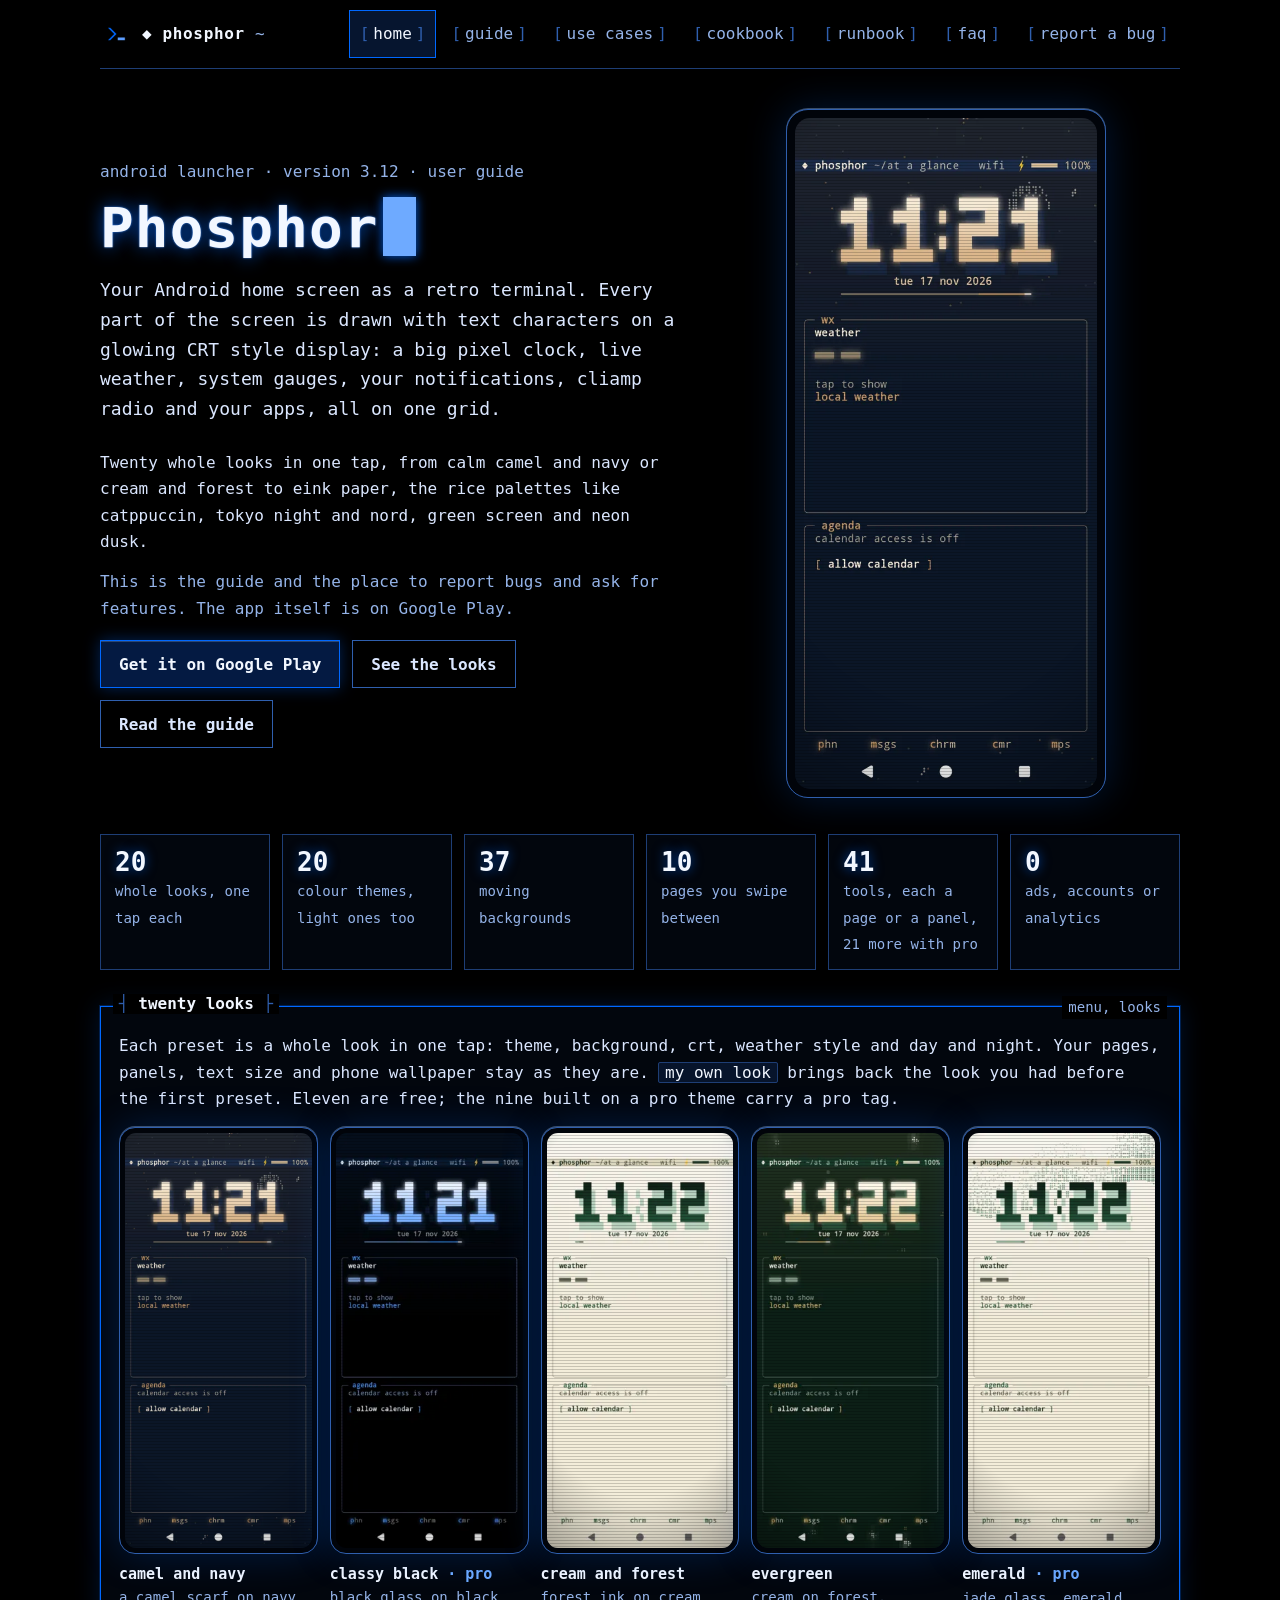
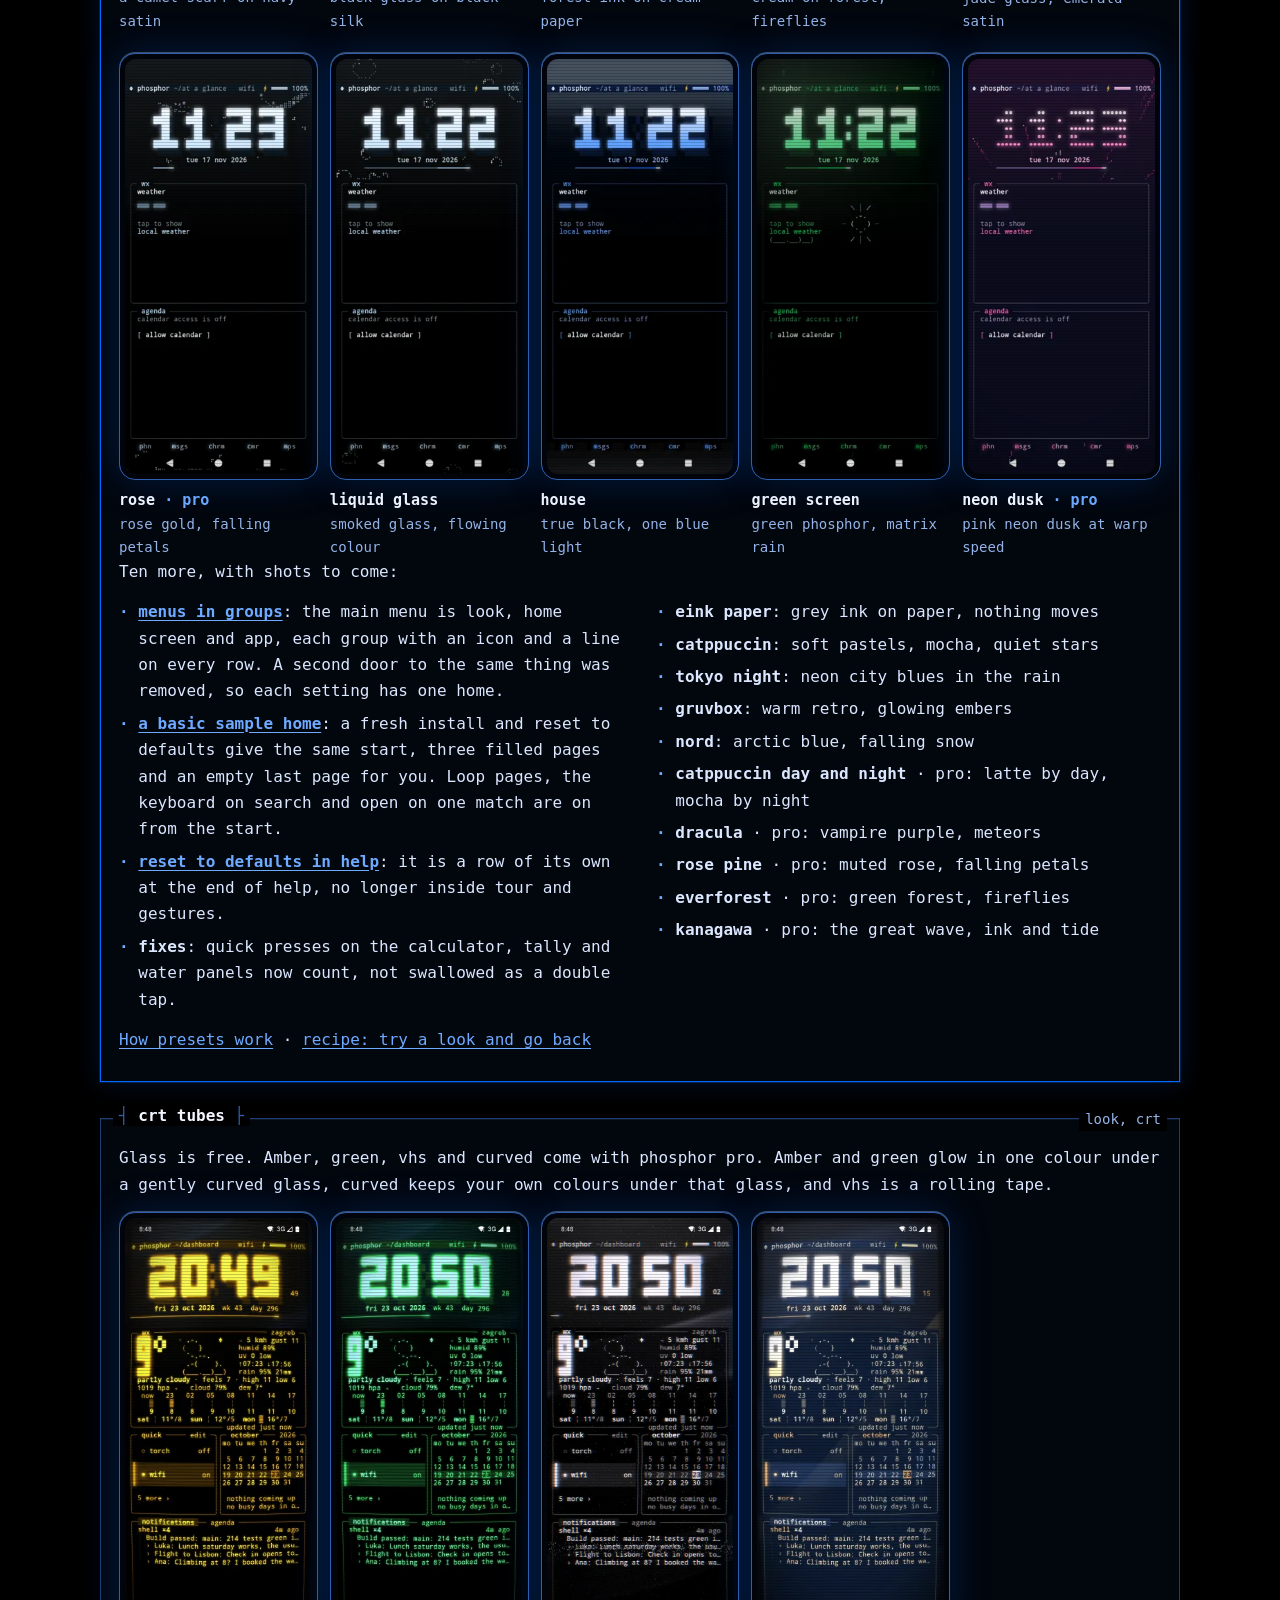
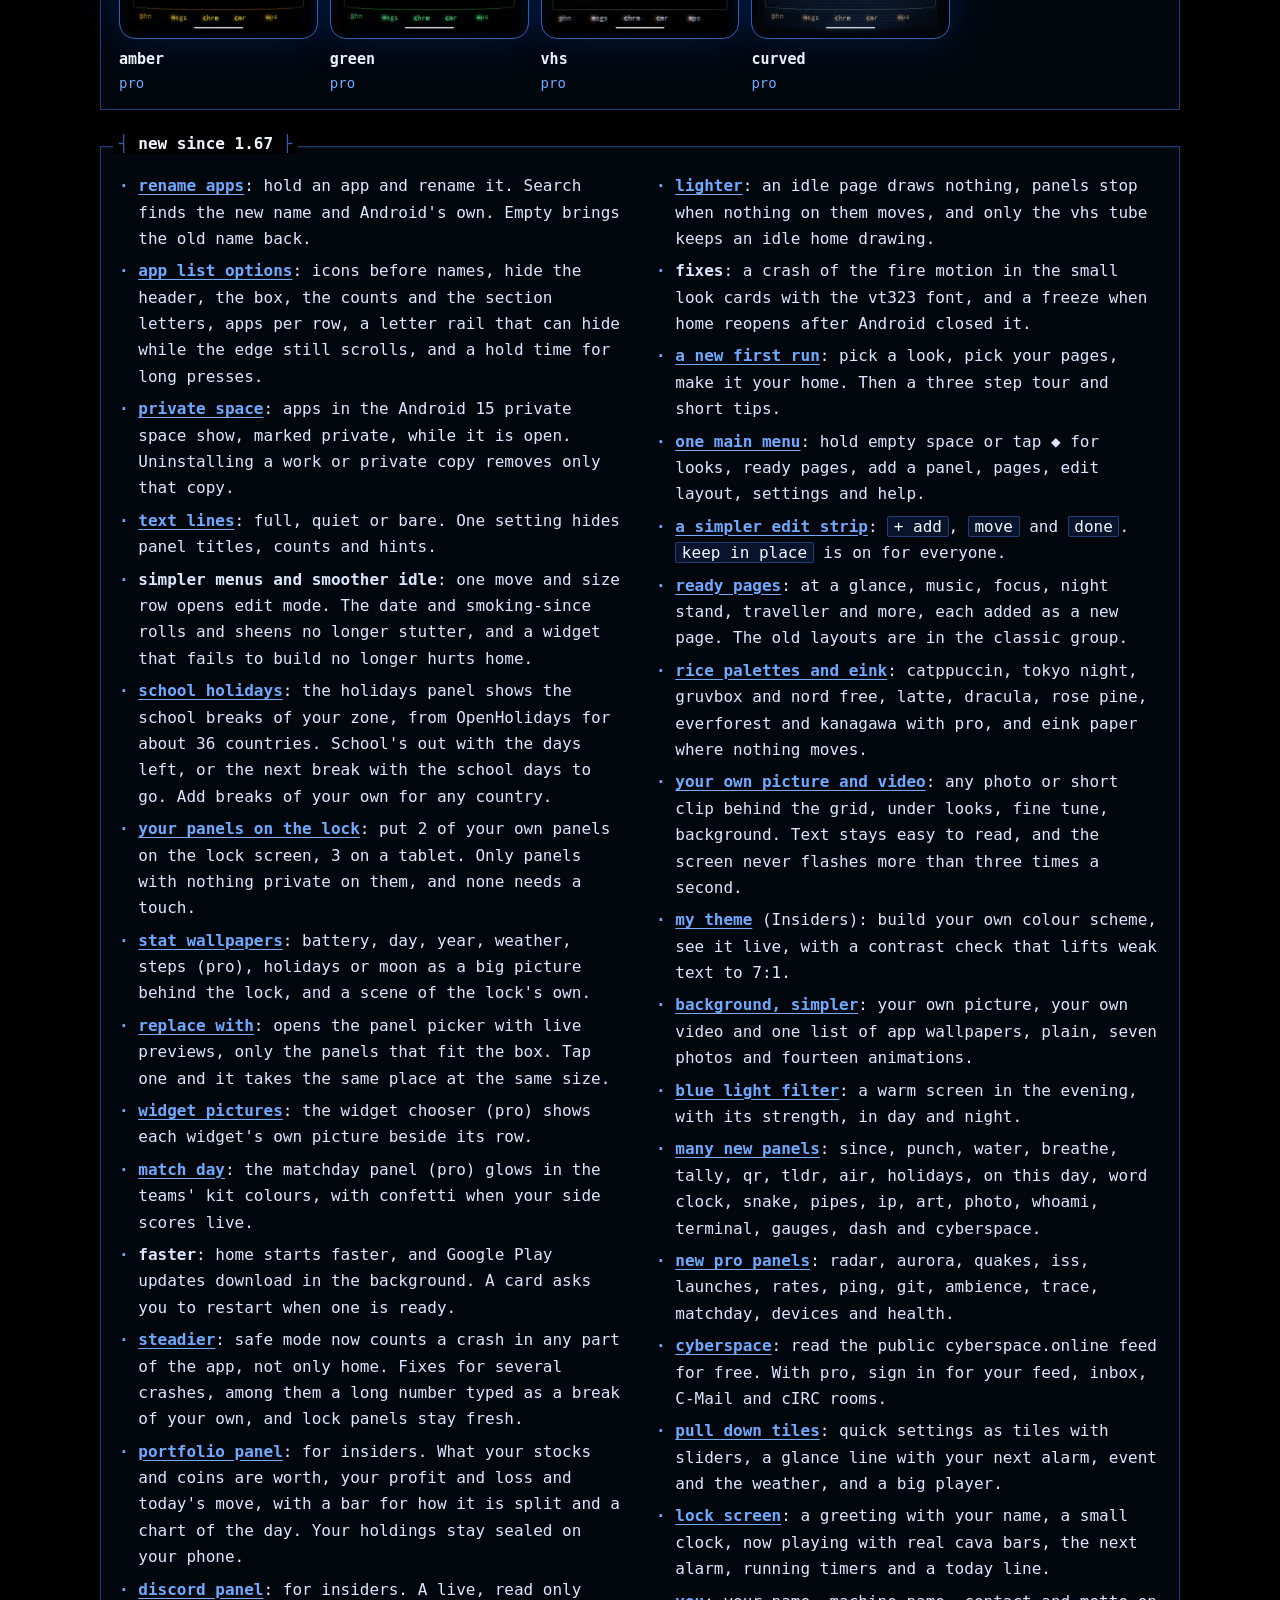
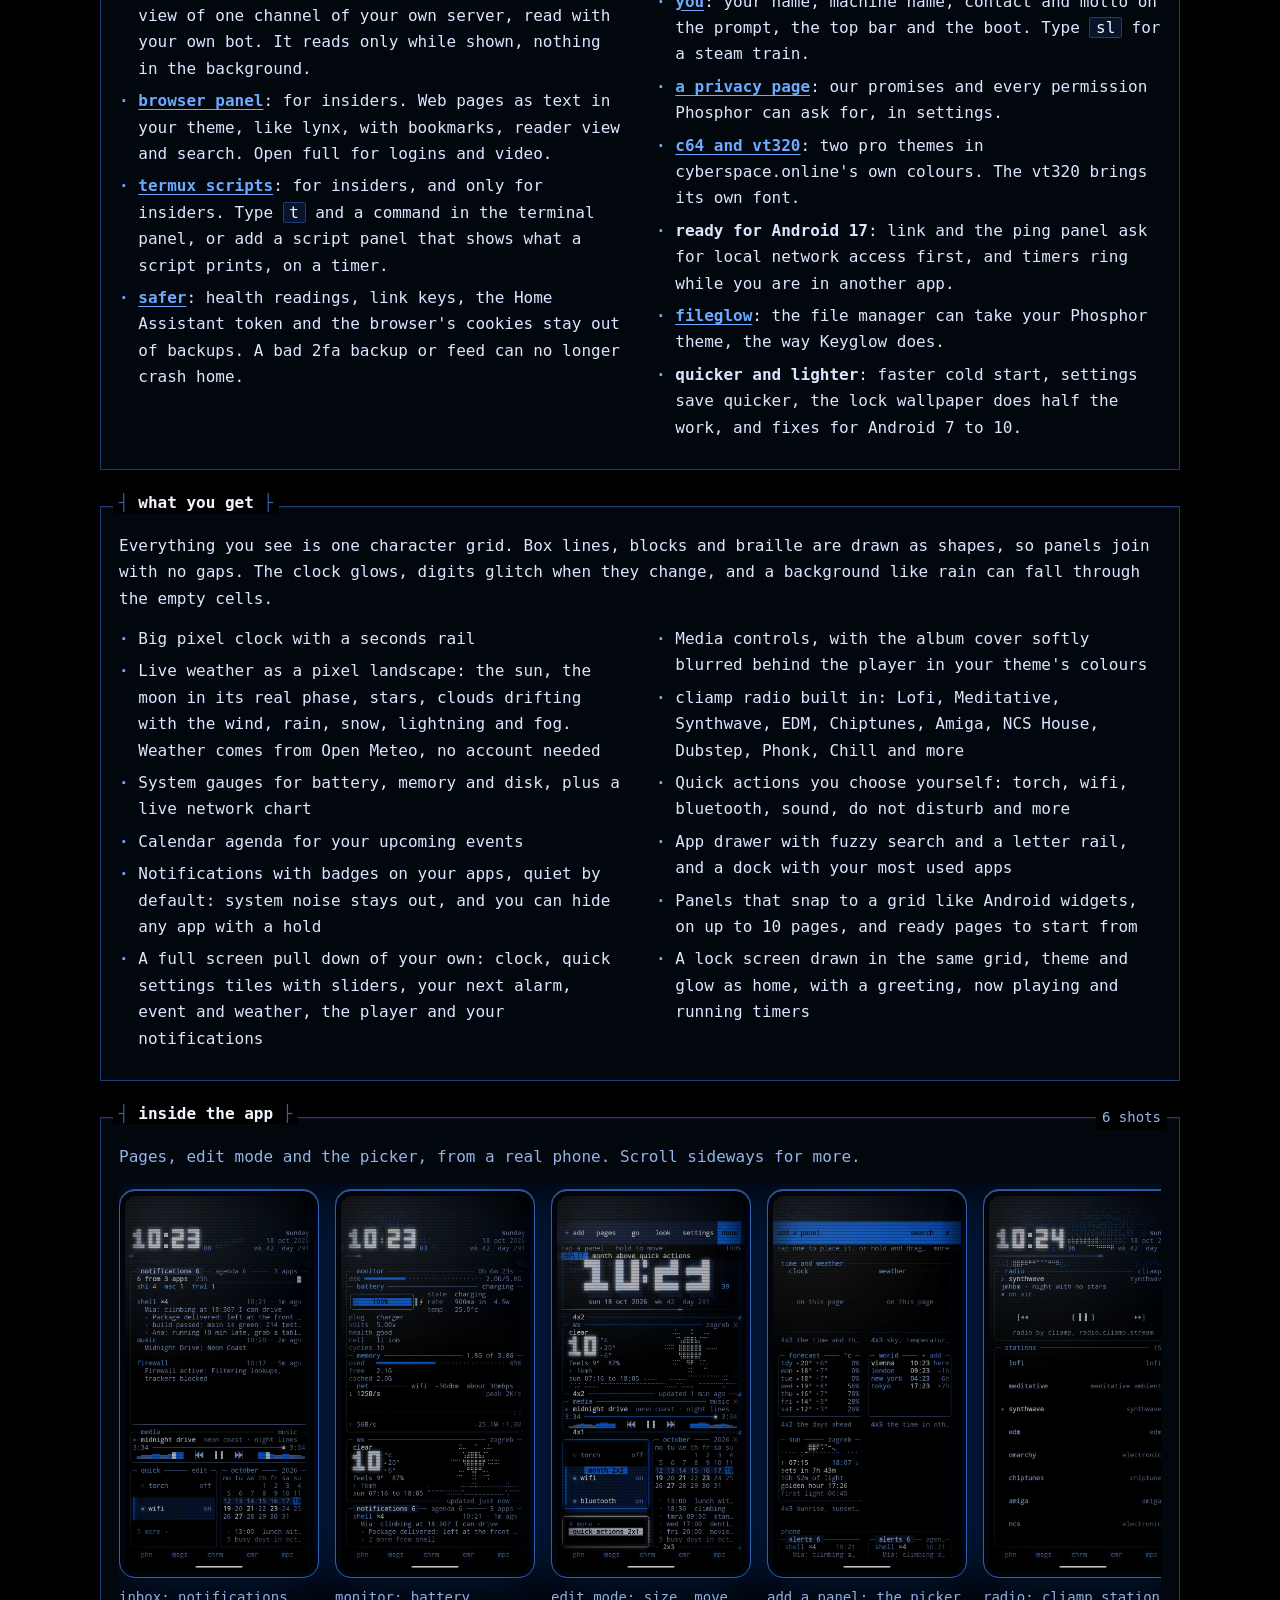
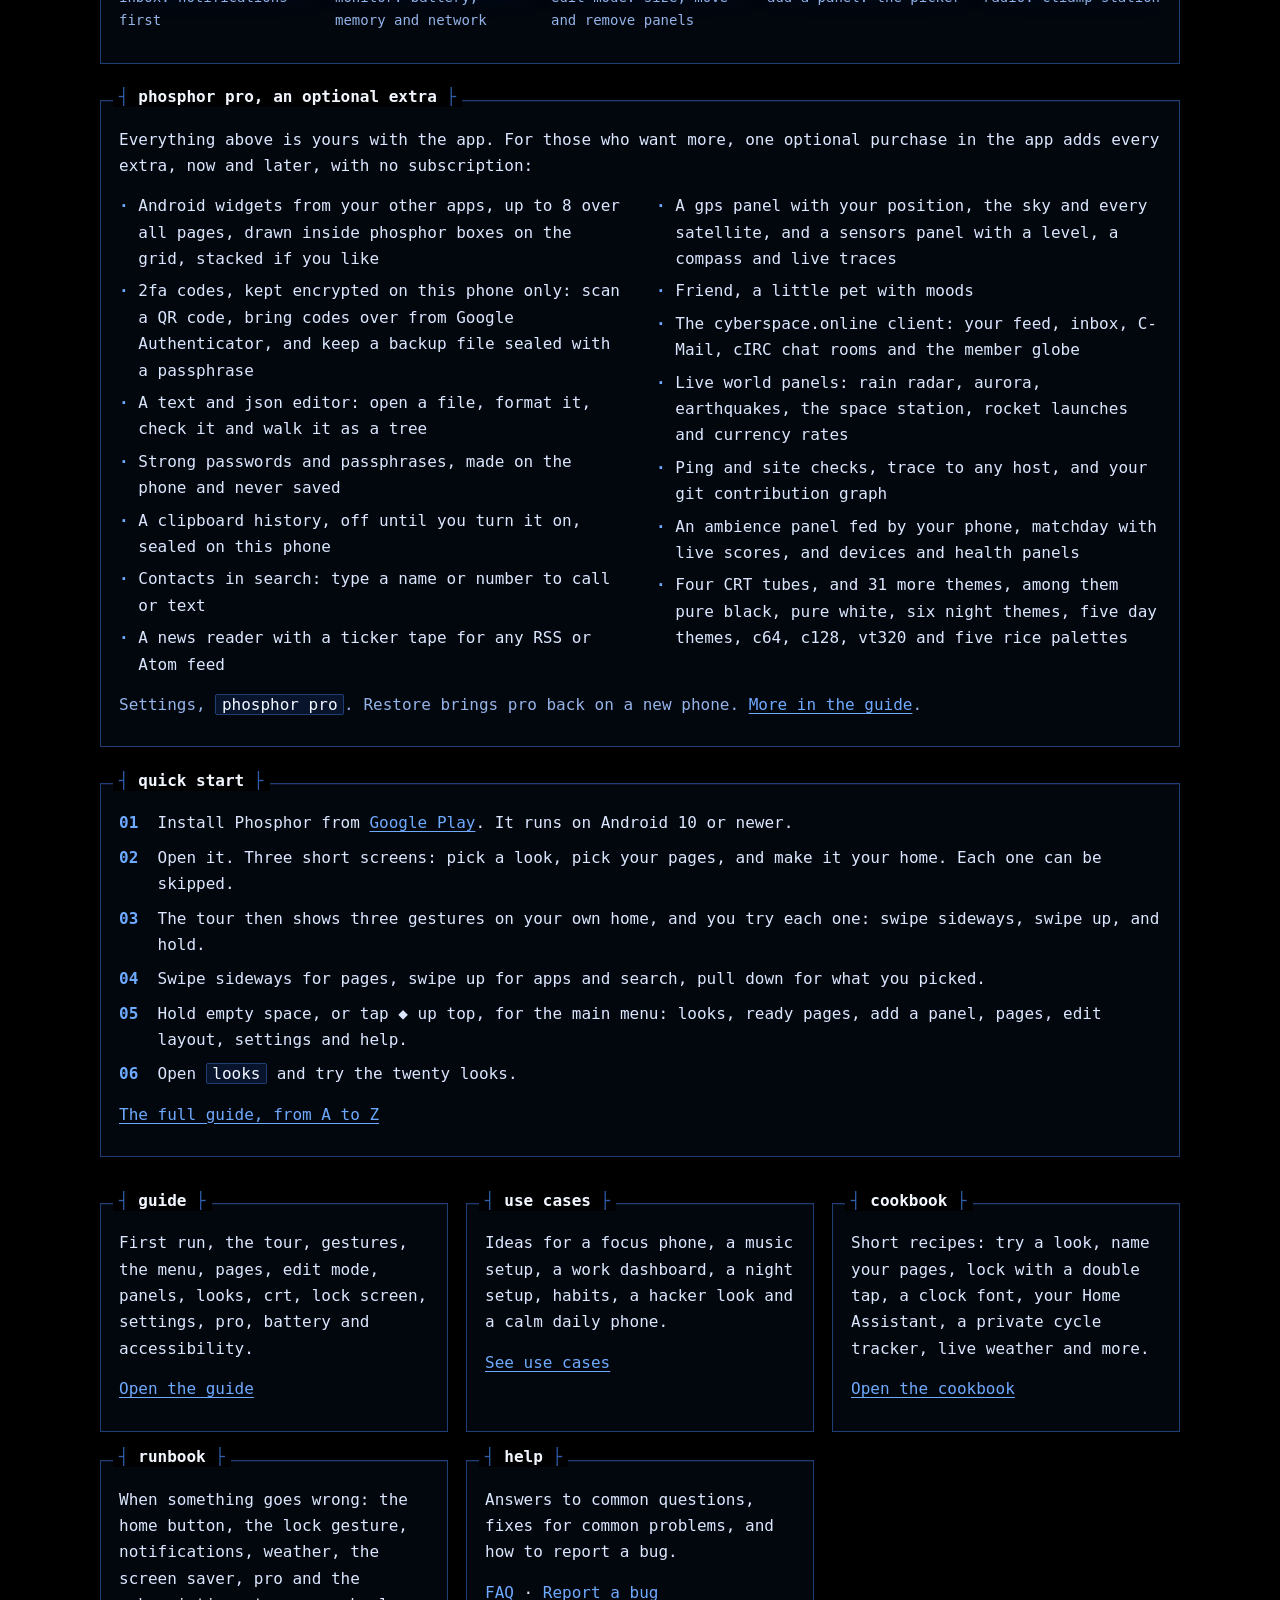
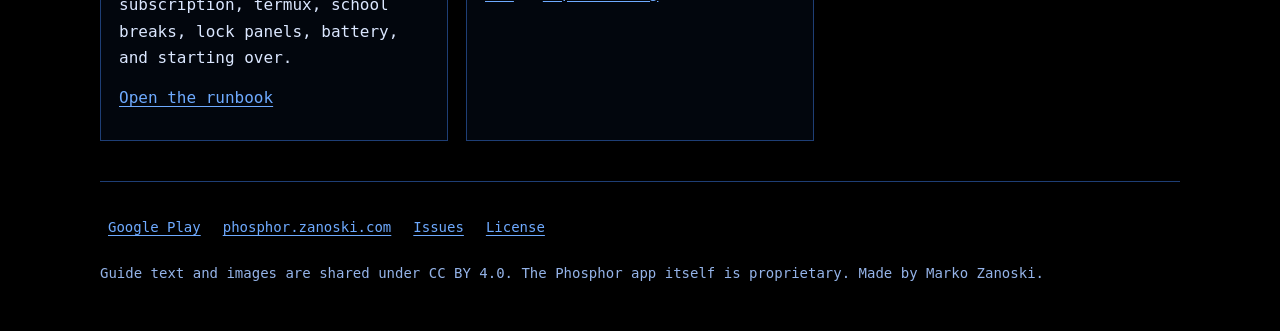
<file: docs/index.html>
<!doctype html>
<html lang="en">
<head>
<meta charset="utf-8">
<meta name="viewport" content="width=device-width, initial-scale=1">
<title>Phosphor user guide</title>
<meta name="description" content="Phosphor, a terminal home screen for Android: twenty whole looks in one tap, the user guide, recipes, FAQ and bug reports.">
<meta name="theme-color" content="#000000">
<meta property="og:title" content="Phosphor user guide">
<meta property="og:description" content="Phosphor, a terminal home screen for Android: twenty whole looks in one tap, the user guide, recipes, FAQ and bug reports.">
<meta property="og:image" content="img/look-camel-and-navy.webp">
<link rel="icon" type="image/png" href="img/icon-192.png">
<link rel="stylesheet" href="style.css">
</head>
<body>
<a class="skip" href="#main">Skip to content</a>
<div class="wrap">
<header class="top">
  <a class="brand" href="index.html"><img src="img/icon-192.png" alt="" width="32" height="32"><span><span aria-hidden="true">◆ </span>phosphor <span class="path">~</span></span></a>
  <nav class="nav" aria-label="Guide pages"><ul><li><a href="index.html" aria-current="page">home</a></li><li><a href="guide.html">guide</a></li><li><a href="use-cases.html">use cases</a></li><li><a href="cookbook.html">cookbook</a></li><li><a href="runbook.html">runbook</a></li><li><a href="faq.html">faq</a></li><li><a href="report.html">report a bug</a></li></ul></nav>
</header>
<main id="main">

<section class="hero" aria-labelledby="hero-h">
  <div>
    <p class="boot dim">android launcher · version 3.12 · user guide</p>
    <h1 id="hero-h">Phosphor<span class="cursor" aria-hidden="true"></span></h1>
    <p class="lede">Your Android home screen as a retro terminal. Every part of the screen is drawn with text characters on a glowing CRT style display: a big pixel clock, live weather, system gauges, your notifications, cliamp radio and your apps, all on one grid.</p>
    <p>Twenty whole looks in one tap, from calm camel and navy or cream and forest to eink paper, the rice palettes like catppuccin, tokyo night and nord, green screen and neon dusk.</p>
    <p class="dim">This is the guide and the place to report bugs and ask for features. The app itself is on Google Play.</p>
    <div class="actions">
      <a class="btn" href="https://play.google.com/store/apps/details?id=com.zanoshky.phosphor&amp;referrer=utm_source%3Dgithub%26utm_medium%3Dguide%26utm_campaign%3Dphosphor-2026-11">Get it on Google Play</a>
      <a class="btn ghost" href="#looks">See the looks</a>
      <a class="btn ghost" href="guide.html">Read the guide</a>
    </div>
  </div>
  <div class="phone"><img src="img/look-camel-and-navy.webp" width="540" height="1200" alt="Phosphor in the camel and navy look: a big cream pixel clock reading 20:48 on navy under a calm night sky, a weather panel for Zagreb with the next hours and days, quick actions for torch and wifi, the October month, notifications and the dock."></div>
</section>

<section aria-label="Phosphor in numbers">
<ul class="stats">
  <li><b>20</b><span>whole looks, one tap each</span></li>
  <li><b>20</b><span>colour themes, light ones too</span></li>
  <li><b>37</b><span>moving backgrounds</span></li>
  <li><b>10</b><span>pages you swipe between</span></li>
  <li><b>41</b><span>tools, each a page or a panel, 21 more with pro</span></li>
  <li><b>0</b><span>ads, accounts or analytics</span></li>
</ul>
</section>

<section class="box lit" id="looks" aria-labelledby="looks-h"><h2 class="tag" id="looks-h">twenty looks</h2><span class="meta">menu, looks</span>

<p>Each preset is a whole look in one tap: theme, background, crt, weather style and day and night. Your pages, panels, text size and phone wallpaper stay as they are. <code>my own look</code> brings back the look you had before the first preset. Eleven are free; the nine built on a pro theme carry a pro tag.</p>
<ul class="looks">
  <li><figure><div class="phone"><img src="img/look-camel-and-navy-s.webp" srcset="img/look-camel-and-navy-s.webp 270w, img/look-camel-and-navy.webp 540w" sizes="(min-width: 1700px) 240px, (min-width: 700px) 180px, 45vw" width="540" height="1200" loading="lazy" alt="The camel and navy look: a cream clock and cream ink on navy under a calm night sky."></div><figcaption><b>camel and navy</b>a camel scarf on navy satin</figcaption></figure></li>
  <li><figure><div class="phone"><img src="img/look-classy-black-s.webp" srcset="img/look-classy-black-s.webp 270w, img/look-classy-black.webp 540w" sizes="(min-width: 1700px) 240px, (min-width: 700px) 180px, 45vw" width="540" height="1200" loading="lazy" alt="The classy black look: white ink and dark glass panels on true black."></div><figcaption><b>classy black <span class="pro-tag">· pro</span></b>black glass on black silk</figcaption></figure></li>
  <li><figure><div class="phone"><img src="img/look-cream-and-forest-s.webp" srcset="img/look-cream-and-forest-s.webp 270w, img/look-cream-and-forest.webp 540w" sizes="(min-width: 1700px) 240px, (min-width: 700px) 180px, 45vw" width="540" height="1200" loading="lazy" alt="The cream and forest look: dark forest green ink printed on cream paper, a light theme."></div><figcaption><b>cream and forest</b>forest ink on cream paper</figcaption></figure></li>
  <li><figure><div class="phone"><img src="img/look-evergreen-s.webp" srcset="img/look-evergreen-s.webp 270w, img/look-evergreen.webp 540w" sizes="(min-width: 1700px) 240px, (min-width: 700px) 180px, 45vw" width="540" height="1200" loading="lazy" alt="The evergreen look: a cream clock and cream text on deep forest green."></div><figcaption><b>evergreen</b>cream on forest, fireflies</figcaption></figure></li>
  <li><figure><div class="phone"><img src="img/look-emerald-s.webp" srcset="img/look-emerald-s.webp 270w, img/look-emerald.webp 540w" sizes="(min-width: 1700px) 240px, (min-width: 700px) 180px, 45vw" width="540" height="1200" loading="lazy" alt="The emerald look: pale jade ink on dark green with a green aurora behind the panels."></div><figcaption><b>emerald <span class="pro-tag">· pro</span></b>jade glass, emerald satin</figcaption></figure></li>
  <li><figure><div class="phone"><img src="img/look-rose-s.webp" srcset="img/look-rose-s.webp 270w, img/look-rose.webp 540w" sizes="(min-width: 1700px) 240px, (min-width: 700px) 180px, 45vw" width="540" height="1200" loading="lazy" alt="The rose look: soft pink ink on dark rose gold with blossom drifting."></div><figcaption><b>rose <span class="pro-tag">· pro</span></b>rose gold, falling petals</figcaption></figure></li>
  <li><figure><div class="phone"><img src="img/look-liquid-glass-s.webp" srcset="img/look-liquid-glass-s.webp 270w, img/look-liquid-glass.webp 540w" sizes="(min-width: 1700px) 240px, (min-width: 700px) 180px, 45vw" width="540" height="1200" loading="lazy" alt="The liquid glass look: white ink on dark glass with rising bubbles."></div><figcaption><b>liquid glass</b>smoked glass, flowing colour</figcaption></figure></li>
  <li><figure><div class="phone"><img src="img/look-house-s.webp" srcset="img/look-house-s.webp 270w, img/look-house.webp 540w" sizes="(min-width: 1700px) 240px, (min-width: 700px) 180px, 45vw" width="540" height="1200" loading="lazy" alt="The house look: true black with blue panels and one blue light from above."></div><figcaption><b>house</b>true black, one blue light</figcaption></figure></li>
  <li><figure><div class="phone"><img src="img/look-green-screen-s.webp" srcset="img/look-green-screen-s.webp 270w, img/look-green-screen.webp 540w" sizes="(min-width: 1700px) 240px, (min-width: 700px) 180px, 45vw" width="540" height="1200" loading="lazy" alt="The green screen look: green phosphor ink on black with the weather drawn as a green waybar."></div><figcaption><b>green screen</b>green phosphor, matrix rain</figcaption></figure></li>
  <li><figure><div class="phone"><img src="img/look-neon-dusk-s.webp" srcset="img/look-neon-dusk-s.webp 270w, img/look-neon-dusk.webp 540w" sizes="(min-width: 1700px) 240px, (min-width: 700px) 180px, 45vw" width="540" height="1200" loading="lazy" alt="The neon dusk look: pale pink ink on a pink and purple neon dusk, with a pink sparkline in the weather panel."></div><figcaption><b>neon dusk <span class="pro-tag">· pro</span></b>pink neon dusk at warp speed</figcaption></figure></li>
</ul>
<p>Ten more, with shots to come:</p>
<ul class="term cols">
  <li><a href="guide.html#menu"><b>menus in groups</b></a>: the main menu is look, home screen and app, each group with an icon and a line on every row. A second door to the same thing was removed, so each setting has one home.</li>
  <li><a href="guide.html#setup"><b>a basic sample home</b></a>: a fresh install and reset to defaults give the same start, three filled pages and an empty last page for you. Loop pages, the keyboard on search and open on one match are on from the start.</li>
  <li><a href="guide.html#reset"><b>reset to defaults in help</b></a>: it is a row of its own at the end of help, no longer inside tour and gestures.</li>
  <li><b>fixes</b>: quick presses on the calculator, tally and water panels now count, not swallowed as a double tap.</li>
  <li><b>eink paper</b>: grey ink on paper, nothing moves</li>
  <li><b>catppuccin</b>: soft pastels, mocha, quiet stars</li>
  <li><b>tokyo night</b>: neon city blues in the rain</li>
  <li><b>gruvbox</b>: warm retro, glowing embers</li>
  <li><b>nord</b>: arctic blue, falling snow</li>
  <li><b>catppuccin day and night</b> <span class="pro-tag">· pro</span>: latte by day, mocha by night</li>
  <li><b>dracula</b> <span class="pro-tag">· pro</span>: vampire purple, meteors</li>
  <li><b>rose pine</b> <span class="pro-tag">· pro</span>: muted rose, falling petals</li>
  <li><b>everforest</b> <span class="pro-tag">· pro</span>: green forest, fireflies</li>
  <li><b>kanagawa</b> <span class="pro-tag">· pro</span>: the great wave, ink and tide</li>
</ul>
<p><a href="guide.html#presets-look">How presets work</a> · <a href="cookbook.html#preset">recipe: try a look and go back</a></p>
</section>

<section class="box" id="crt" aria-labelledby="crt-h"><h2 class="tag" id="crt-h">crt tubes</h2><span class="meta">look, crt</span>

<p>Glass is free. Amber, green, vhs and curved come with phosphor pro. Amber and green glow in one colour under a gently curved glass, curved keeps your own colours under that glass, and vhs is a rolling tape.</p>
<ul class="looks">
  <li><figure><div class="phone"><img src="img/look-crt-amber-s.webp" srcset="img/look-crt-amber-s.webp 270w, img/look-crt-amber.webp 540w" sizes="(min-width: 1700px) 240px, (min-width: 700px) 180px, 45vw" width="540" height="1200" loading="lazy" alt="The amber tube: the whole home glowing yellow amber on black under curved glass."></div><figcaption><b>amber</b><span class="pro-tag">pro</span></figcaption></figure></li>
  <li><figure><div class="phone"><img src="img/look-crt-green-s.webp" srcset="img/look-crt-green-s.webp 270w, img/look-crt-green.webp 540w" sizes="(min-width: 1700px) 240px, (min-width: 700px) 180px, 45vw" width="540" height="1200" loading="lazy" alt="The green tube: the whole home glowing green on black under curved glass."></div><figcaption><b>green</b><span class="pro-tag">pro</span></figcaption></figure></li>
  <li><figure><div class="phone"><img src="img/look-crt-vhs-s.webp" srcset="img/look-crt-vhs-s.webp 270w, img/look-crt-vhs.webp 540w" sizes="(min-width: 1700px) 240px, (min-width: 700px) 180px, 45vw" width="540" height="1200" loading="lazy" alt="The vhs tube: the home with a rolling tape band and colour bleed across the notifications."></div><figcaption><b>vhs</b><span class="pro-tag">pro</span></figcaption></figure></li>
  <li><figure><div class="phone"><img src="img/look-crt-curved-s.webp" srcset="img/look-crt-curved-s.webp 270w, img/look-crt-curved.webp 540w" sizes="(min-width: 1700px) 240px, (min-width: 700px) 180px, 45vw" width="540" height="1200" loading="lazy" alt="The curved tube: the home in its own blue colours under a gently curved glass and bezel."></div><figcaption><b>curved</b><span class="pro-tag">pro</span></figcaption></figure></li>
</ul>
</section>

<section class="box" id="new" aria-labelledby="new-h"><h2 class="tag" id="new-h">new since 1.67</h2>

<ul class="term cols">
  <li><a href="guide.html#rename"><b>rename apps</b></a>: hold an app and rename it. Search finds the new name and Android's own. Empty brings the old name back.</li>
  <li><a href="guide.html#applist"><b>app list options</b></a>: icons before names, hide the header, the box, the counts and the section letters, apps per row, a letter rail that can hide while the edge still scrolls, and a hold time for long presses.</li>
  <li><a href="guide.html#private"><b>private space</b></a>: apps in the Android 15 private space show, marked private, while it is open. Uninstalling a work or private copy removes only that copy.</li>
  <li><a href="guide.html#textlines"><b>text lines</b></a>: full, quiet or bare. One setting hides panel titles, counts and hints.</li>
  <li><b>simpler menus and smoother idle</b>: one move and size row opens edit mode. The date and smoking-since rolls and sheens no longer stutter, and a widget that fails to build no longer hurts home.</li>
  <li><a href="guide.html#school"><b>school holidays</b></a>: the holidays panel shows the school breaks of your zone, from OpenHolidays for about 36 countries. School's out with the days left, or the next break with the school days to go. Add breaks of your own for any country.</li>
  <li><a href="guide.html#lockpanels"><b>your panels on the lock</b></a>: put 2 of your own panels on the lock screen, 3 on a tablet. Only panels with nothing private on them, and none needs a touch.</li>
  <li><a href="guide.html#statwall"><b>stat wallpapers</b></a>: battery, day, year, weather, steps (pro), holidays or moon as a big picture behind the lock, and a scene of the lock's own.</li>
  <li><a href="guide.html#replace"><b>replace with</b></a>: opens the panel picker with live previews, only the panels that fit the box. Tap one and it takes the same place at the same size.</li>
  <li><a href="guide.html#protools"><b>widget pictures</b></a>: the widget chooser (pro) shows each widget's own picture beside its row.</li>
  <li><a href="guide.html#protools"><b>match day</b></a>: the matchday panel (pro) glows in the teams' kit colours, with confetti when your side scores live.</li>
  <li><b>faster</b>: home starts faster, and Google Play updates download in the background. A card asks you to restart when one is ready.</li>
  <li><a href="guide.html#safemode"><b>steadier</b></a>: safe mode now counts a crash in any part of the app, not only home. Fixes for several crashes, among them a long number typed as a break of your own, and lock panels stay fresh.</li>
  <li><a href="guide.html#portfolio"><b>portfolio panel</b></a>: for insiders. What your stocks and coins are worth, your profit and loss and today's move, with a bar for how it is split and a chart of the day. Your holdings stay sealed on your phone.</li>
  <li><a href="guide.html#discord"><b>discord panel</b></a>: for insiders. A live, read only view of one channel of your own server, read with your own bot. It reads only while shown, nothing in the background.</li>
  <li><a href="guide.html#browser"><b>browser panel</b></a>: for insiders. Web pages as text in your theme, like lynx, with bookmarks, reader view and search. Open full for logins and video.</li>
  <li><a href="guide.html#termux"><b>termux scripts</b></a>: for insiders, and only for insiders. Type <code>t</code> and a command in the terminal panel, or add a script panel that shows what a script prints, on a timer.</li>
  <li><a href="guide.html#privacy"><b>safer</b></a>: health readings, link keys, the Home Assistant token and the browser's cookies stay out of backups. A bad 2fa backup or feed can no longer crash home.</li>
  <li><a href="guide.html#battery"><b>lighter</b></a>: an idle page draws nothing, panels stop when nothing on them moves, and only the vhs tube keeps an idle home drawing.</li>
  <li><b>fixes</b>: a crash of the fire motion in the small look cards with the vt323 font, and a freeze when home reopens after Android closed it.</li>
  <li><a href="guide.html#setup"><b>a new first run</b></a>: pick a look, pick your pages, make it your home. Then a three step tour and short tips.</li>
  <li><a href="guide.html#menu"><b>one main menu</b></a>: hold empty space or tap ◆ for looks, ready pages, add a panel, pages, edit layout, settings and help.</li>
  <li><a href="guide.html#edit"><b>a simpler edit strip</b></a>: <code>+ add</code>, <code>move</code> and <code>done</code>. <code>keep in place</code> is on for everyone.</li>
  <li><a href="guide.html#pages"><b>ready pages</b></a>: at a glance, music, focus, night stand, traveller and more, each added as a new page. The old layouts are in the classic group.</li>
  <li><a href="guide.html#presets-look"><b>rice palettes and eink</b></a>: catppuccin, tokyo night, gruvbox and nord free, latte, dracula, rose pine, everforest and kanagawa with pro, and eink paper where nothing moves.</li>
  <li><a href="guide.html#ownpicture"><b>your own picture and video</b></a>: any photo or short clip behind the grid, under looks, fine tune, background. Text stays easy to read, and the screen never flashes more than three times a second.</li>
  <li><a href="guide.html#mytheme"><b>my theme</b></a> (Insiders): build your own colour scheme, see it live, with a contrast check that lifts weak text to 7:1.</li>
  <li><a href="guide.html#looks"><b>background, simpler</b></a>: your own picture, your own video and one list of app wallpapers, plain, seven photos and fourteen animations.</li>
  <li><a href="guide.html#daynight"><b>blue light filter</b></a>: a warm screen in the evening, with its strength, in day and night.</li>
  <li><a href="guide.html#newpanels"><b>many new panels</b></a>: since, punch, water, breathe, tally, qr, tldr, air, holidays, on this day, word clock, snake, pipes, ip, art, photo, whoami, terminal, gauges, dash and cyberspace.</li>
  <li><a href="guide.html#protools"><b>new pro panels</b></a>: radar, aurora, quakes, iss, launches, rates, ping, git, ambience, trace, matchday, devices and health.</li>
  <li><a href="guide.html#protools"><b>cyberspace</b></a>: read the public cyberspace.online feed for free. With pro, sign in for your feed, inbox, C-Mail and cIRC rooms.</li>
  <li><a href="guide.html#pulldown"><b>pull down tiles</b></a>: quick settings as tiles with sliders, a glance line with your next alarm, event and the weather, and a big player.</li>
  <li><a href="guide.html#lock"><b>lock screen</b></a>: a greeting with your name, a small clock, now playing with real cava bars, the next alarm, running timers and a today line.</li>
  <li><a href="guide.html#settings"><b>you</b></a>: your name, machine name, contact and motto on the prompt, the top bar and the boot. Type <code>sl</code> for a steam train.</li>
  <li><a href="guide.html#privacy"><b>a privacy page</b></a>: our promises and every permission Phosphor can ask for, in settings.</li>
  <li><a href="guide.html#c64"><b>c64 and vt320</b></a>: two pro themes in cyberspace.online's own colours. The vt320 brings its own font.</li>
  <li><b>ready for Android 17</b>: link and the ping panel ask for local network access first, and timers ring while you are in another app.</li>
  <li><a href="guide.html#settings"><b>fileglow</b></a>: the file manager can take your Phosphor theme, the way Keyglow does.</li>
  <li><b>quicker and lighter</b>: faster cold start, settings save quicker, the lock wallpaper does half the work, and fixes for Android 7 to 10.</li>
</ul>
</section>

<section class="box" id="what" aria-labelledby="what-h"><h2 class="tag" id="what-h">what you get</h2>

<p>Everything you see is one character grid. Box lines, blocks and braille are drawn as shapes, so panels join with no gaps. The clock glows, digits glitch when they change, and a background like rain can fall through the empty cells.</p>
<ul class="term cols">
  <li>Big pixel clock with a seconds rail</li>
  <li>Live weather as a pixel landscape: the sun, the moon in its real phase, stars, clouds drifting with the wind, rain, snow, lightning and fog. Weather comes from Open Meteo, no account needed</li>
  <li>System gauges for battery, memory and disk, plus a live network chart</li>
  <li>Calendar agenda for your upcoming events</li>
  <li>Notifications with badges on your apps, quiet by default: system noise stays out, and you can hide any app with a hold</li>
  <li>A full screen pull down of your own: clock, quick settings tiles with sliders, your next alarm, event and weather, the player and your notifications</li>
  <li>Media controls, with the album cover softly blurred behind the player in your theme's colours</li>
  <li>cliamp radio built in: Lofi, Meditative, Synthwave, EDM, Chiptunes, Amiga, NCS House, Dubstep, Phonk, Chill and more</li>
  <li>Quick actions you choose yourself: torch, wifi, bluetooth, sound, do not disturb and more</li>
  <li>App drawer with fuzzy search and a letter rail, and a dock with your most used apps</li>
  <li>Panels that snap to a grid like Android widgets, on up to 10 pages, and ready pages to start from</li>
  <li>A lock screen drawn in the same grid, theme and glow as home, with a greeting, now playing and running timers</li>
</ul>
</section>

<section class="box" id="shots" aria-labelledby="shots-h"><h2 class="tag" id="shots-h">inside the app</h2><span class="meta">6 shots</span>

<p class="dim">Pages, edit mode and the picker, from a real phone. Scroll sideways for more.</p>
<div class="shots-wrap" tabindex="0" role="region" aria-label="Screenshots, scroll sideways">
<ul class="shots"><li><figure><div class="phone"><img src="img/phone-2-inbox.webp" width="540" height="1080" alt="The inbox page: notifications grouped by app with message text, a music strip, quick actions and the month." loading="lazy"></div><figcaption>inbox: notifications first</figcaption></figure></li><li><figure><div class="phone"><img src="img/phone-3-monitor.webp" width="540" height="1080" alt="The monitor page: battery charging at 100 percent, memory use, network speed and a weather panel." loading="lazy"></div><figcaption>monitor: battery, memory and network</figcaption></figure></li><li><figure><div class="phone"><img src="img/phone-4-edit.webp" width="540" height="1080" alt="Edit mode: the strip at the top reads add, pages, go, look, settings and done. Each panel shows its size, like 4x2, and a remove mark." loading="lazy"></div><figcaption>edit mode: size, move and remove panels</figcaption></figure></li><li><figure><div class="phone"><img src="img/phone-5-picker.webp" width="540" height="1080" alt="The add a panel picker with live previews of clock, weather, forecast, world clocks and sun times, each with its size." loading="lazy"></div><figcaption>add a panel: the picker</figcaption></figure></li><li><figure><div class="phone"><img src="img/phone-6-radio.webp" width="540" height="1080" alt="The radio page playing the synthwave station, with play controls and a list of stations: lofi, meditative, synthwave, edm, omarchy, chiptunes, amiga and ncs." loading="lazy"></div><figcaption>radio: cliamp stations</figcaption></figure></li><li><figure><div class="phone"><img src="img/new-hacker.webp" width="540" height="1080" alt="A hacker page in the matrix theme: a cmatrix panel of falling green kana, a binary clock and a network panel, with the pipes background crawling at the top." loading="lazy"></div><figcaption>cmatrix, binary and network</figcaption></figure></li></ul>
</div>
</section>

<section class="box" id="pro" aria-labelledby="pro-h"><h2 class="tag" id="pro-h">phosphor pro, an optional extra</h2>

<p>Everything above is yours with the app. For those who want more, one optional purchase in the app adds every extra, now and later, with no subscription:</p>
<ul class="term cols">
  <li>Android widgets from your other apps, up to 8 over all pages, drawn inside phosphor boxes on the grid, stacked if you like</li>
  <li>2fa codes, kept encrypted on this phone only: scan a QR code, bring codes over from Google Authenticator, and keep a backup file sealed with a passphrase</li>
  <li>A text and json editor: open a file, format it, check it and walk it as a tree</li>
  <li>Strong passwords and passphrases, made on the phone and never saved</li>
  <li>A clipboard history, off until you turn it on, sealed on this phone</li>
  <li>Contacts in search: type a name or number to call or text</li>
  <li>A news reader with a ticker tape for any RSS or Atom feed</li>
  <li>A gps panel with your position, the sky and every satellite, and a sensors panel with a level, a compass and live traces</li>
  <li>Friend, a little pet with moods</li>
  <li>The cyberspace.online client: your feed, inbox, C-Mail, cIRC chat rooms and the member globe</li>
  <li>Live world panels: rain radar, aurora, earthquakes, the space station, rocket launches and currency rates</li>
  <li>Ping and site checks, trace to any host, and your git contribution graph</li>
  <li>An ambience panel fed by your phone, matchday with live scores, and devices and health panels</li>
  <li>Four CRT tubes, and 31 more themes, among them pure black, pure white, six night themes, five day themes, c64, c128, vt320 and five rice palettes</li>
</ul>
<p class="dim">Settings, <code>phosphor pro</code>. Restore brings pro back on a new phone. <a href="guide.html#pro">More in the guide</a>.</p>
</section>

<section class="box" id="start" aria-labelledby="start-h"><h2 class="tag" id="start-h">quick start</h2>

<ol class="steps">
  <li>Install Phosphor from <a href="https://play.google.com/store/apps/details?id=com.zanoshky.phosphor&amp;referrer=utm_source%3Dgithub%26utm_medium%3Dguide%26utm_campaign%3Dphosphor-2026-11">Google Play</a>. It runs on Android 10 or newer.</li>
  <li>Open it. Three short screens: pick a look, pick your pages, and make it your home. Each one can be skipped.</li>
  <li>The tour then shows three gestures on your own home, and you try each one: swipe sideways, swipe up, and hold.</li>
  <li>Swipe sideways for pages, swipe up for apps and search, pull down for what you picked.</li>
  <li>Hold empty space, or tap ◆ up top, for the main menu: looks, ready pages, add a panel, pages, edit layout, settings and help.</li>
  <li>Open <code>looks</code> and try the twenty looks.</li>
</ol>
<p><a href="guide.html">The full guide, from A to Z</a></p>
</section>

<div class="grid">
<div class="box"><h2 class="tag">guide</h2>
<p>First run, the tour, gestures, the menu, pages, edit mode, panels, looks, crt, lock screen, settings, pro, battery and accessibility.</p><p><a href="guide.html">Open the guide</a></p>
</div>
<div class="box"><h2 class="tag">use cases</h2>
<p>Ideas for a focus phone, a music setup, a work dashboard, a night setup, habits, a hacker look and a calm daily phone.</p><p><a href="use-cases.html">See use cases</a></p>
</div>
<div class="box"><h2 class="tag">cookbook</h2>
<p>Short recipes: try a look, name your pages, lock with a double tap, a clock font, your Home Assistant, a private cycle tracker, live weather and more.</p><p><a href="cookbook.html">Open the cookbook</a></p>
</div>
<div class="box"><h2 class="tag">runbook</h2>
<p>When something goes wrong: the home button, the lock gesture, notifications, weather, the screen saver, pro and the subscription, termux, school breaks, lock panels, battery, and starting over.</p><p><a href="runbook.html">Open the runbook</a></p>
</div>
<div class="box"><h2 class="tag">help</h2>
<p>Answers to common questions, fixes for common problems, and how to report a bug.</p><p><a href="faq.html">FAQ</a> · <a href="report.html">Report a bug</a></p>
</div>
</div>

</main>
<footer>
  <ul>
    <li><a href="https://play.google.com/store/apps/details?id=com.zanoshky.phosphor&amp;referrer=utm_source%3Dgithub%26utm_medium%3Dguide%26utm_campaign%3Dphosphor-2026-11">Google Play</a></li>
    <li><a href="https://phosphor.zanoski.com">phosphor.zanoski.com</a></li>
    <li><a href="https://github.com/Zanoshky/phosphor-launcher/issues">Issues</a></li>
    <li><a href="https://github.com/Zanoshky/phosphor-launcher/blob/main/LICENSE">License</a></li>
  </ul>
  <p>Guide text and images are shared under CC BY 4.0. The Phosphor app itself is proprietary. Made by Marko Zanoski.</p>
</footer>
</div>
</body>
</html>
</file>
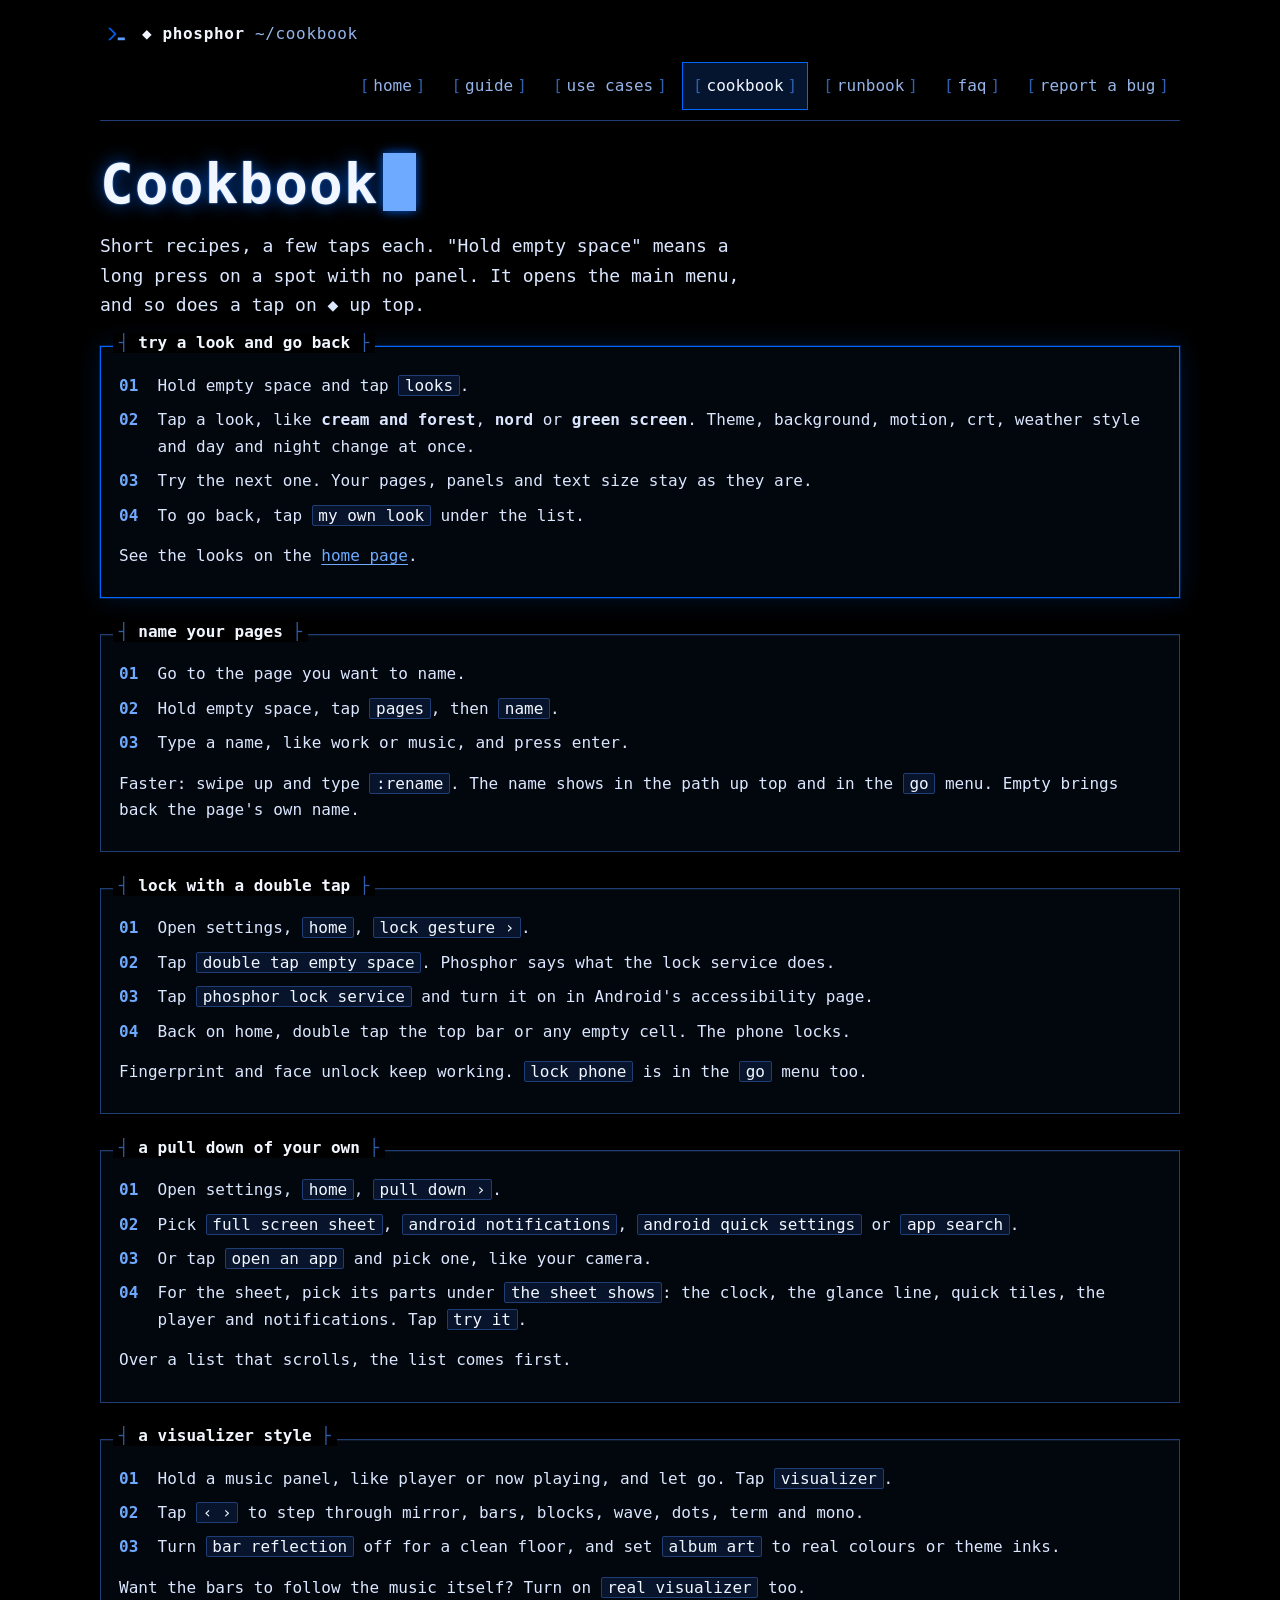
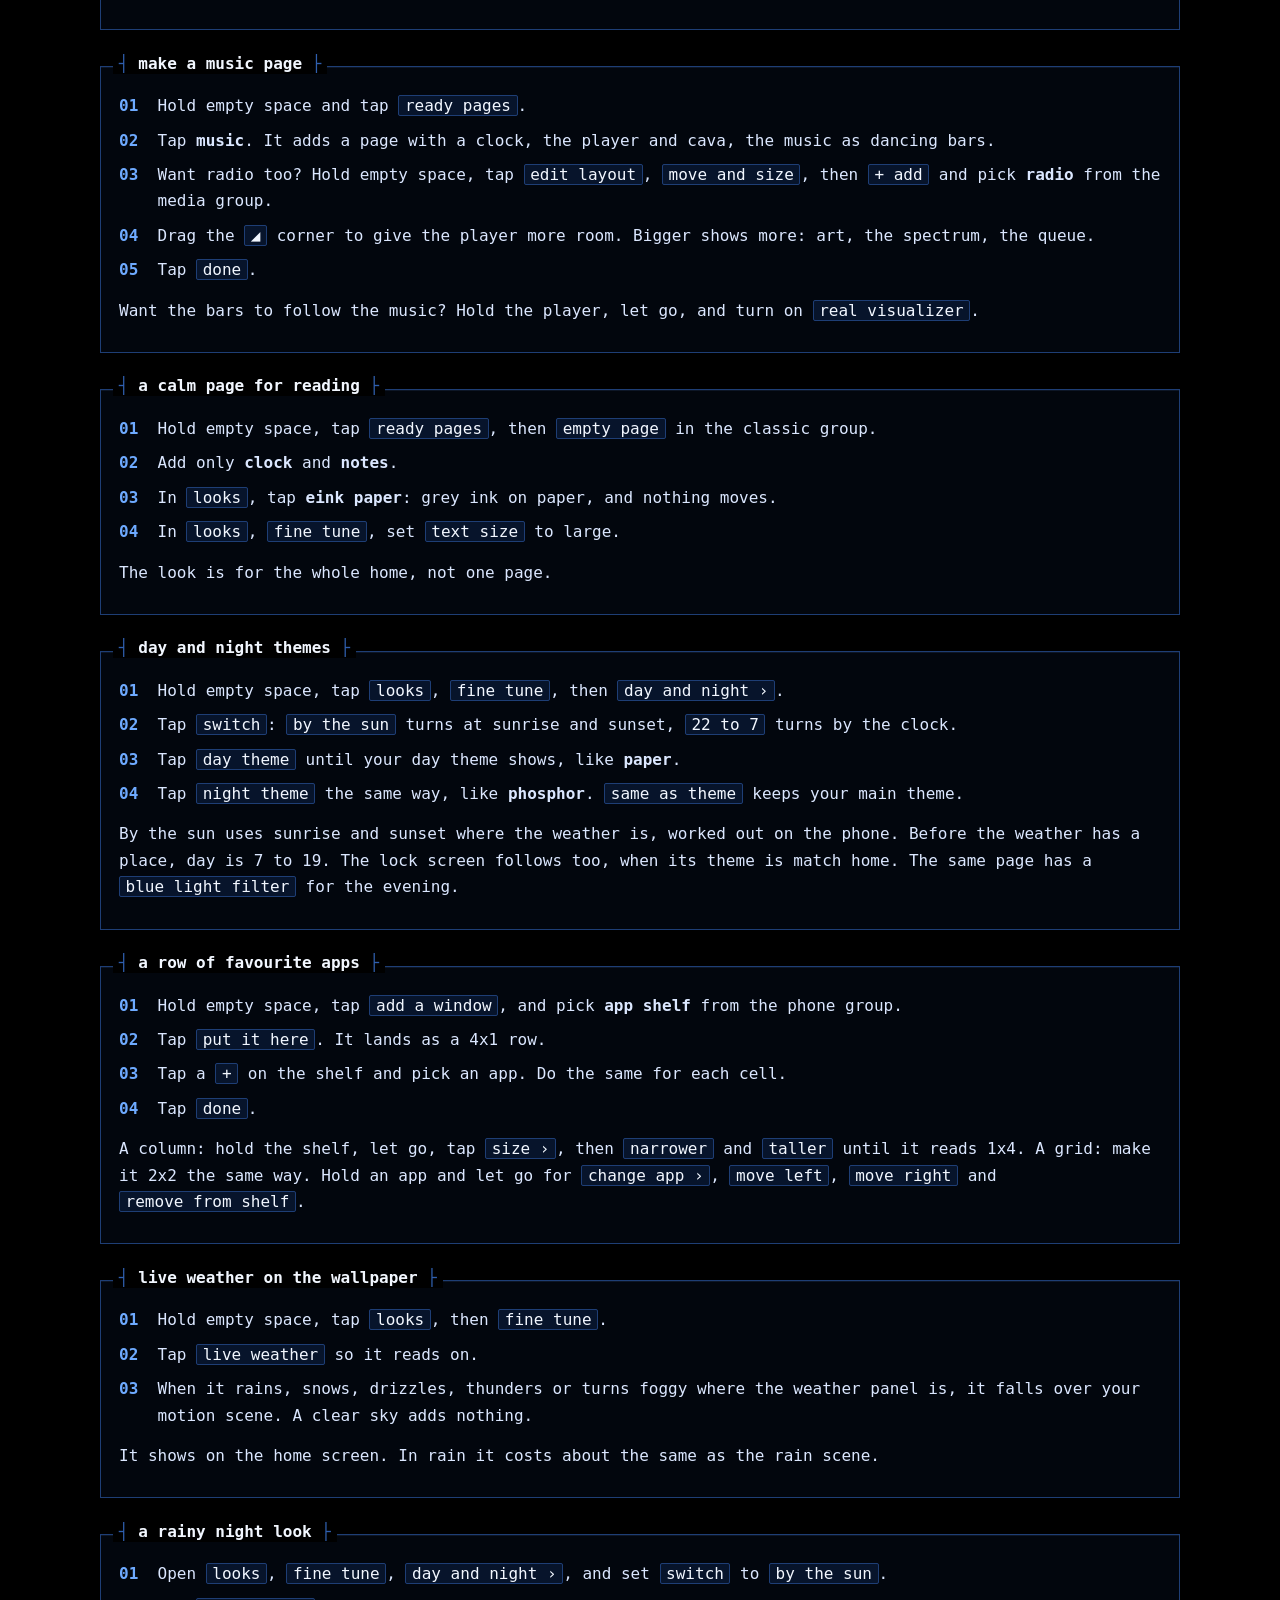
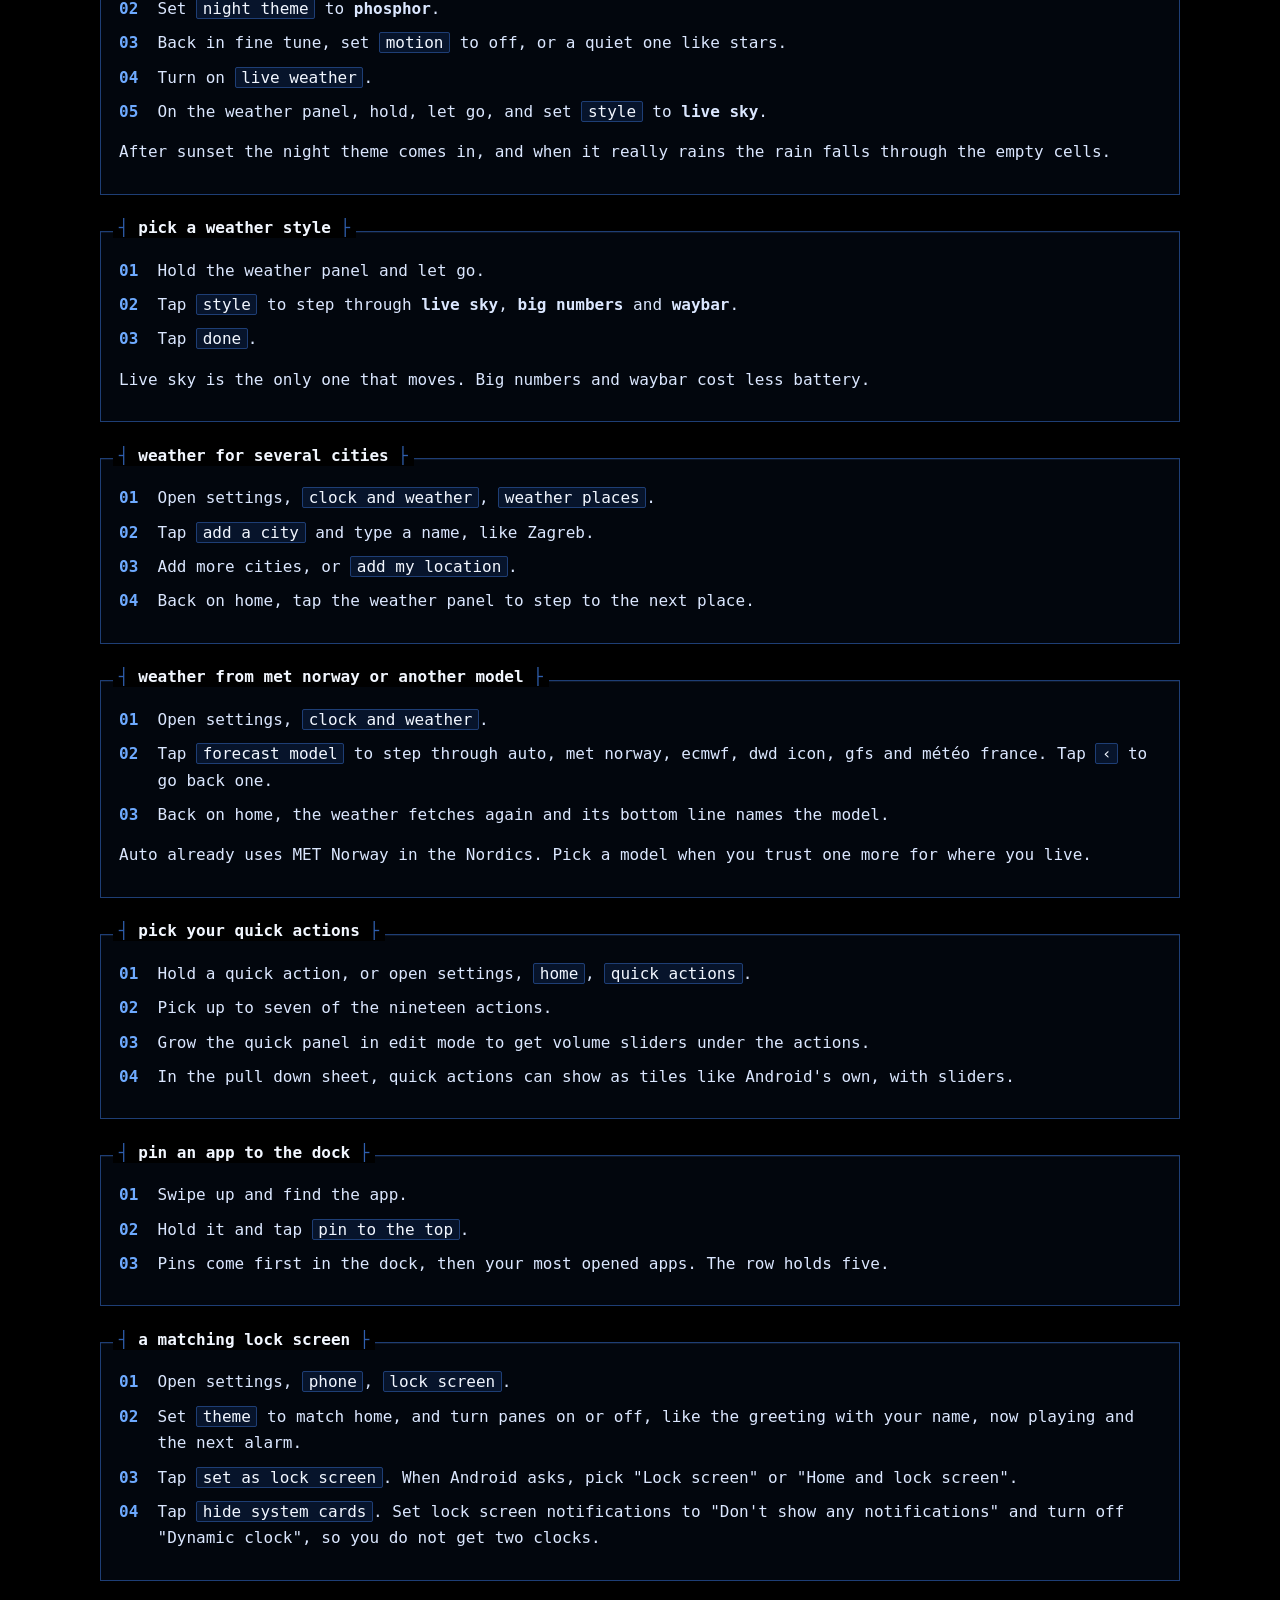
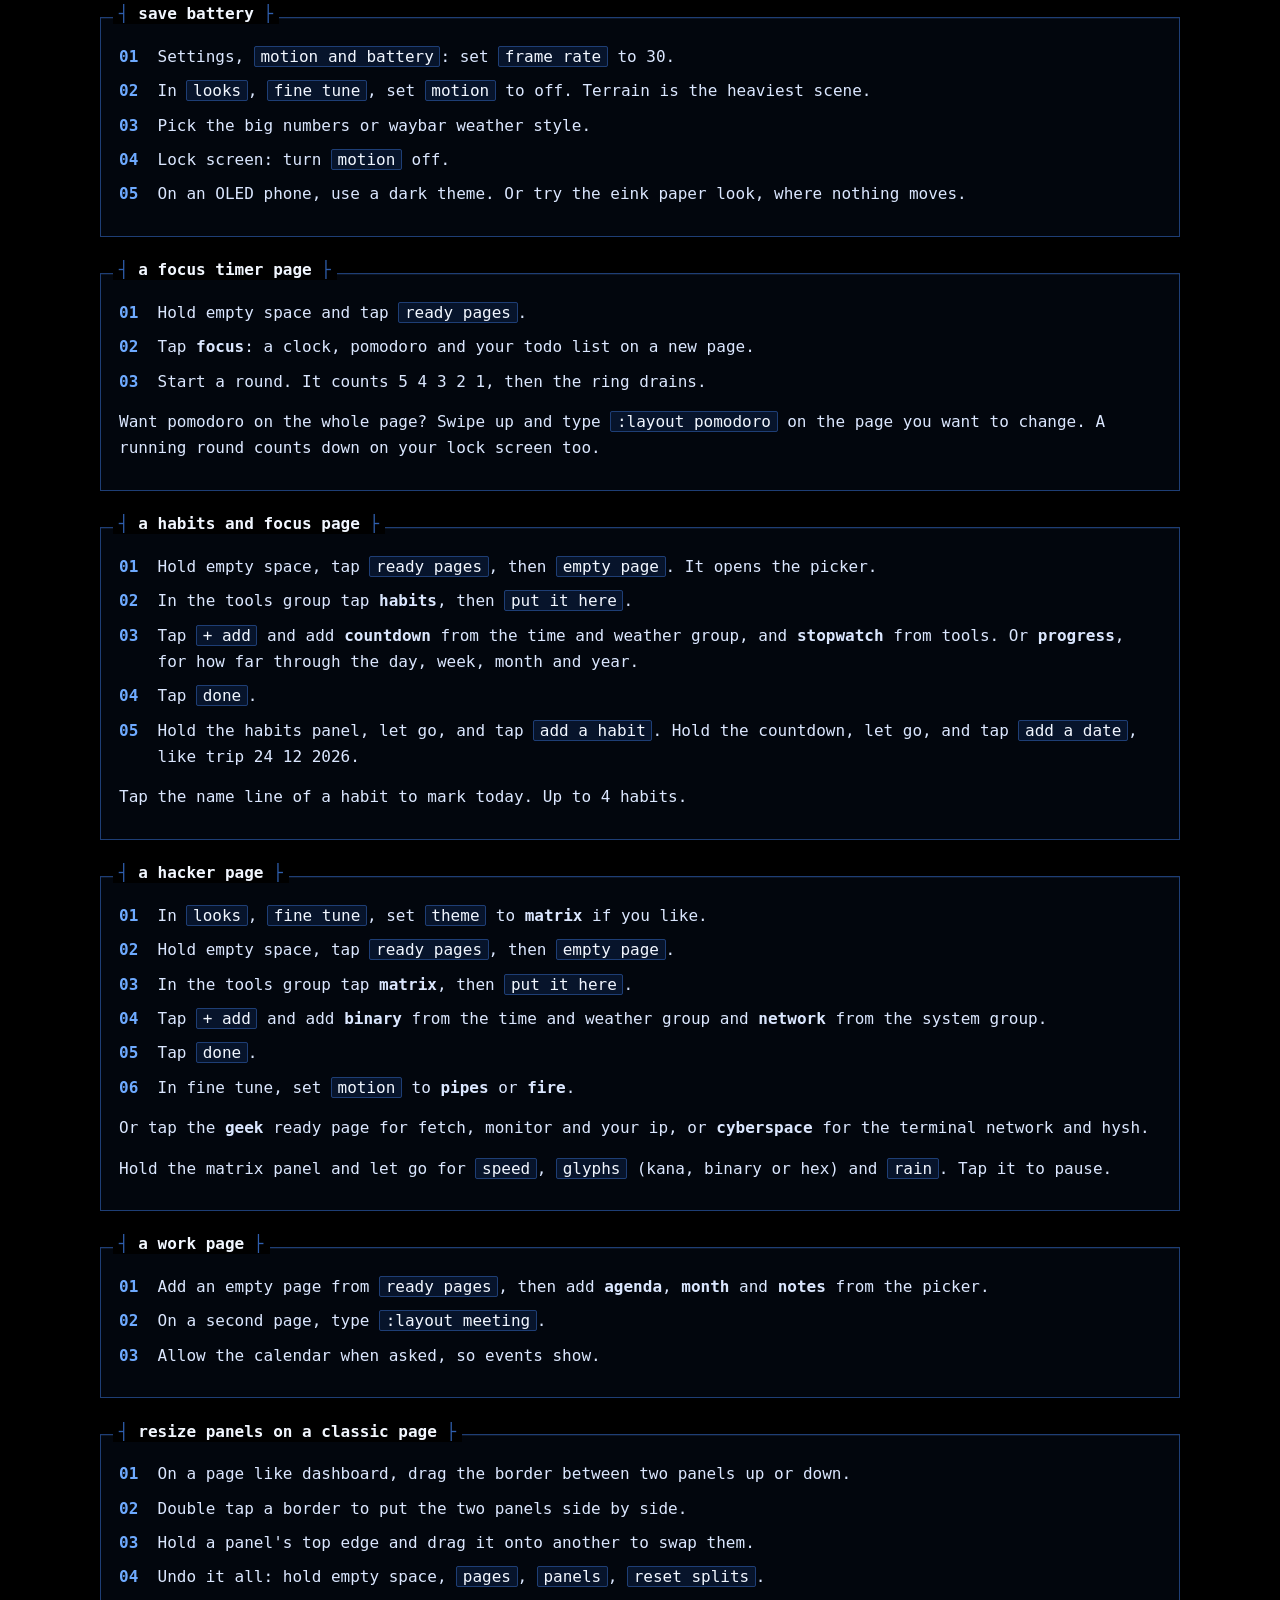
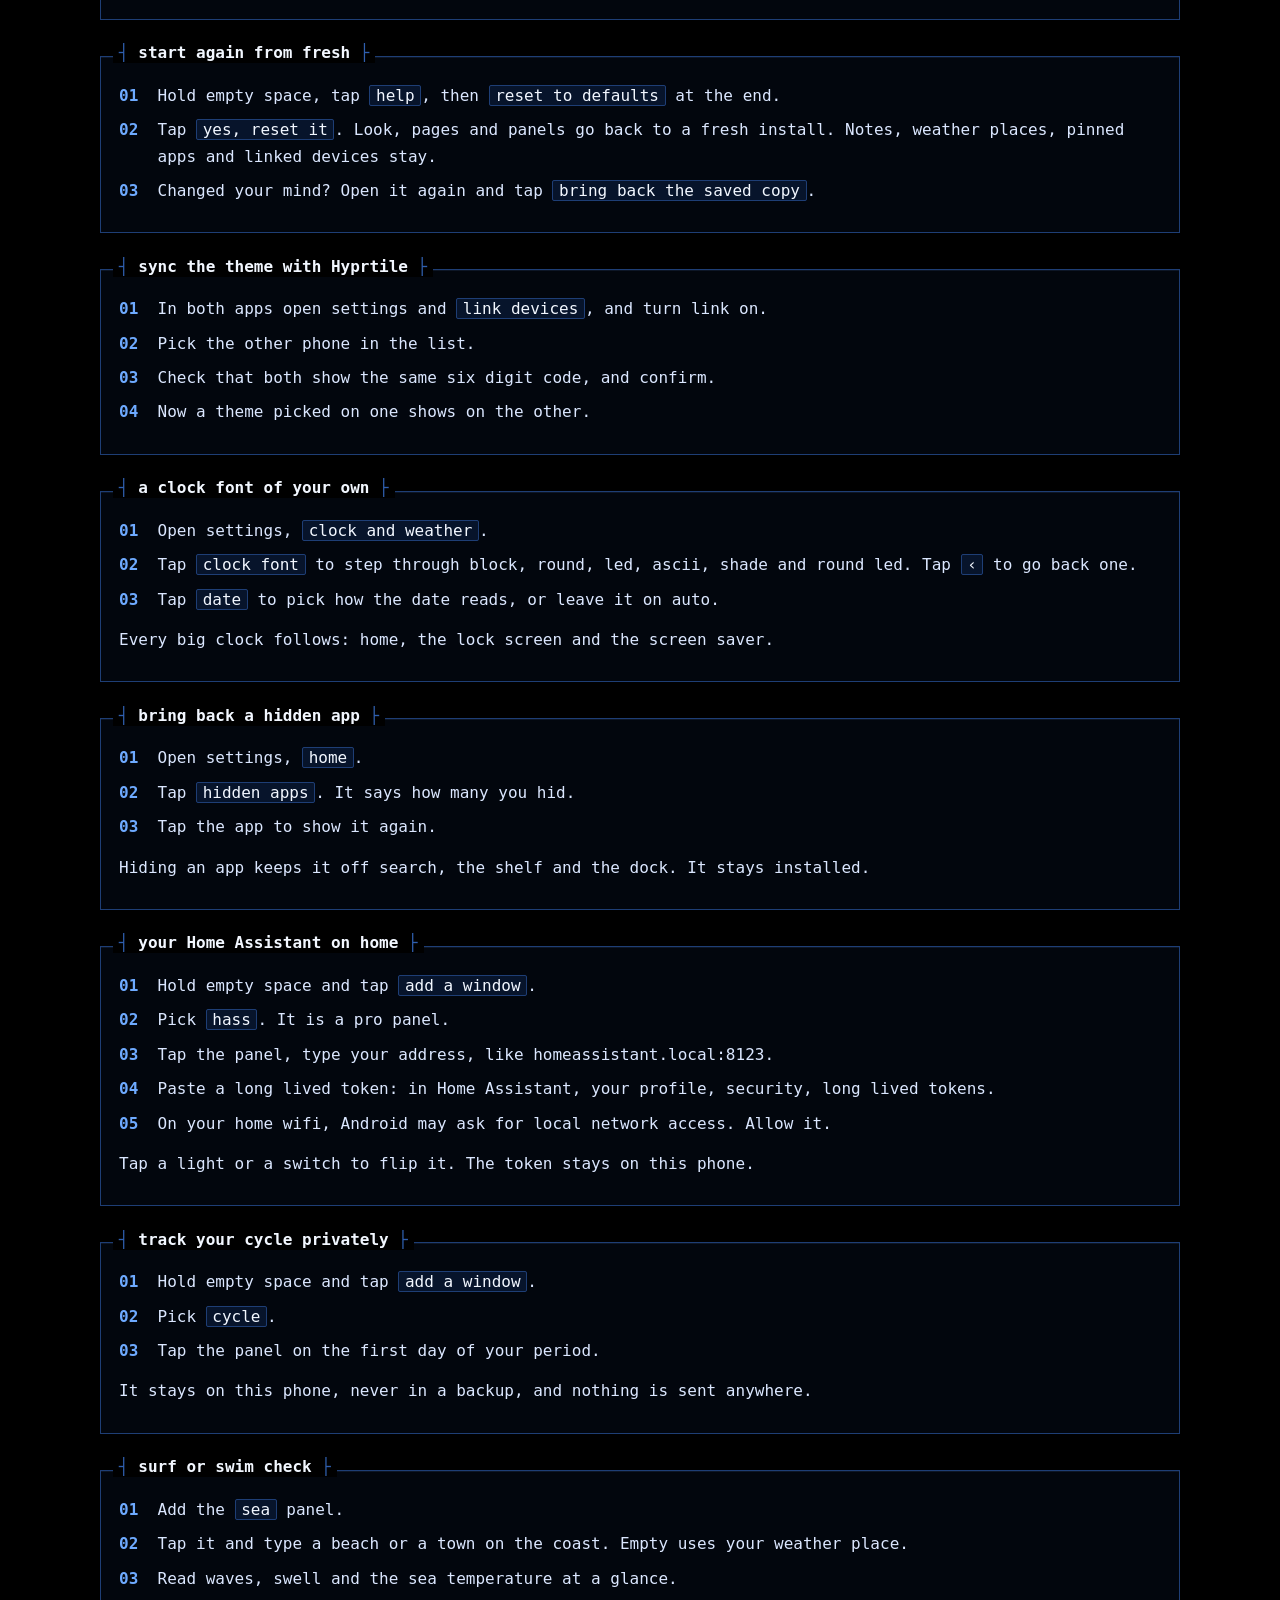
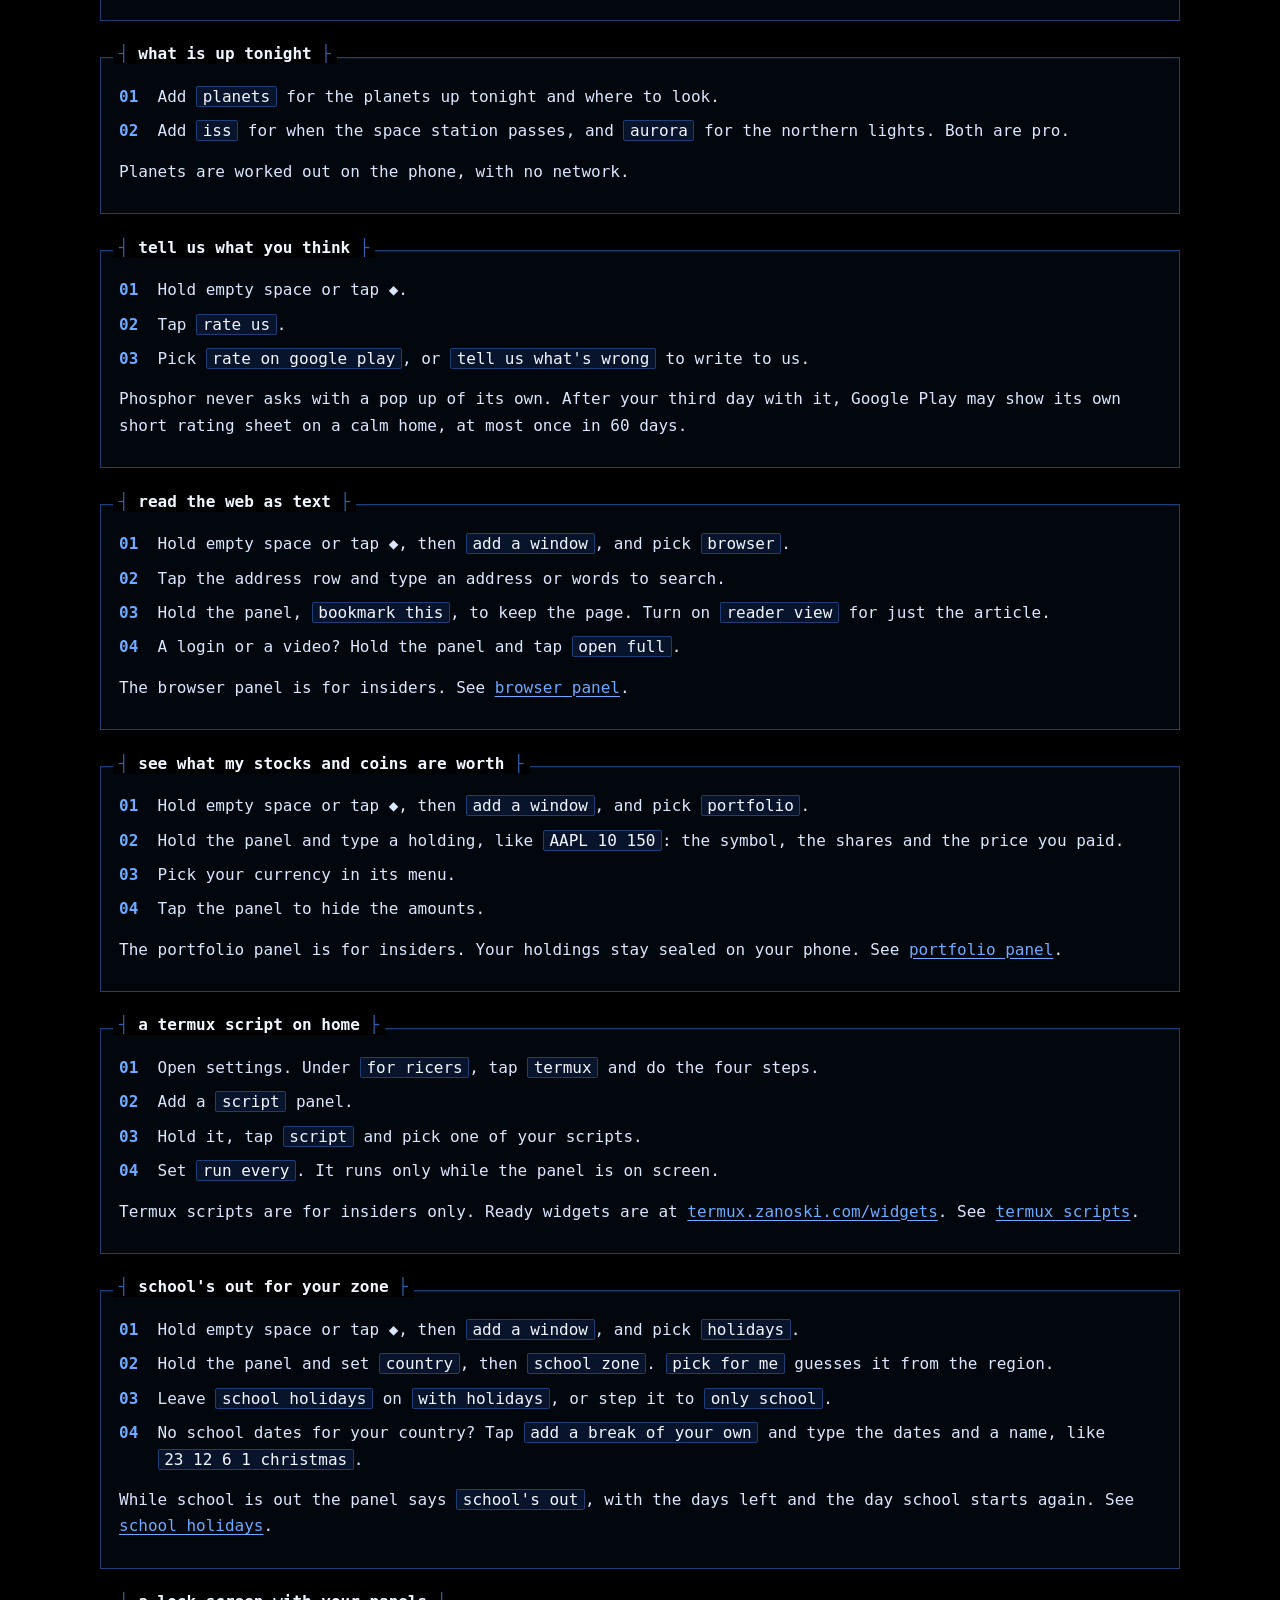
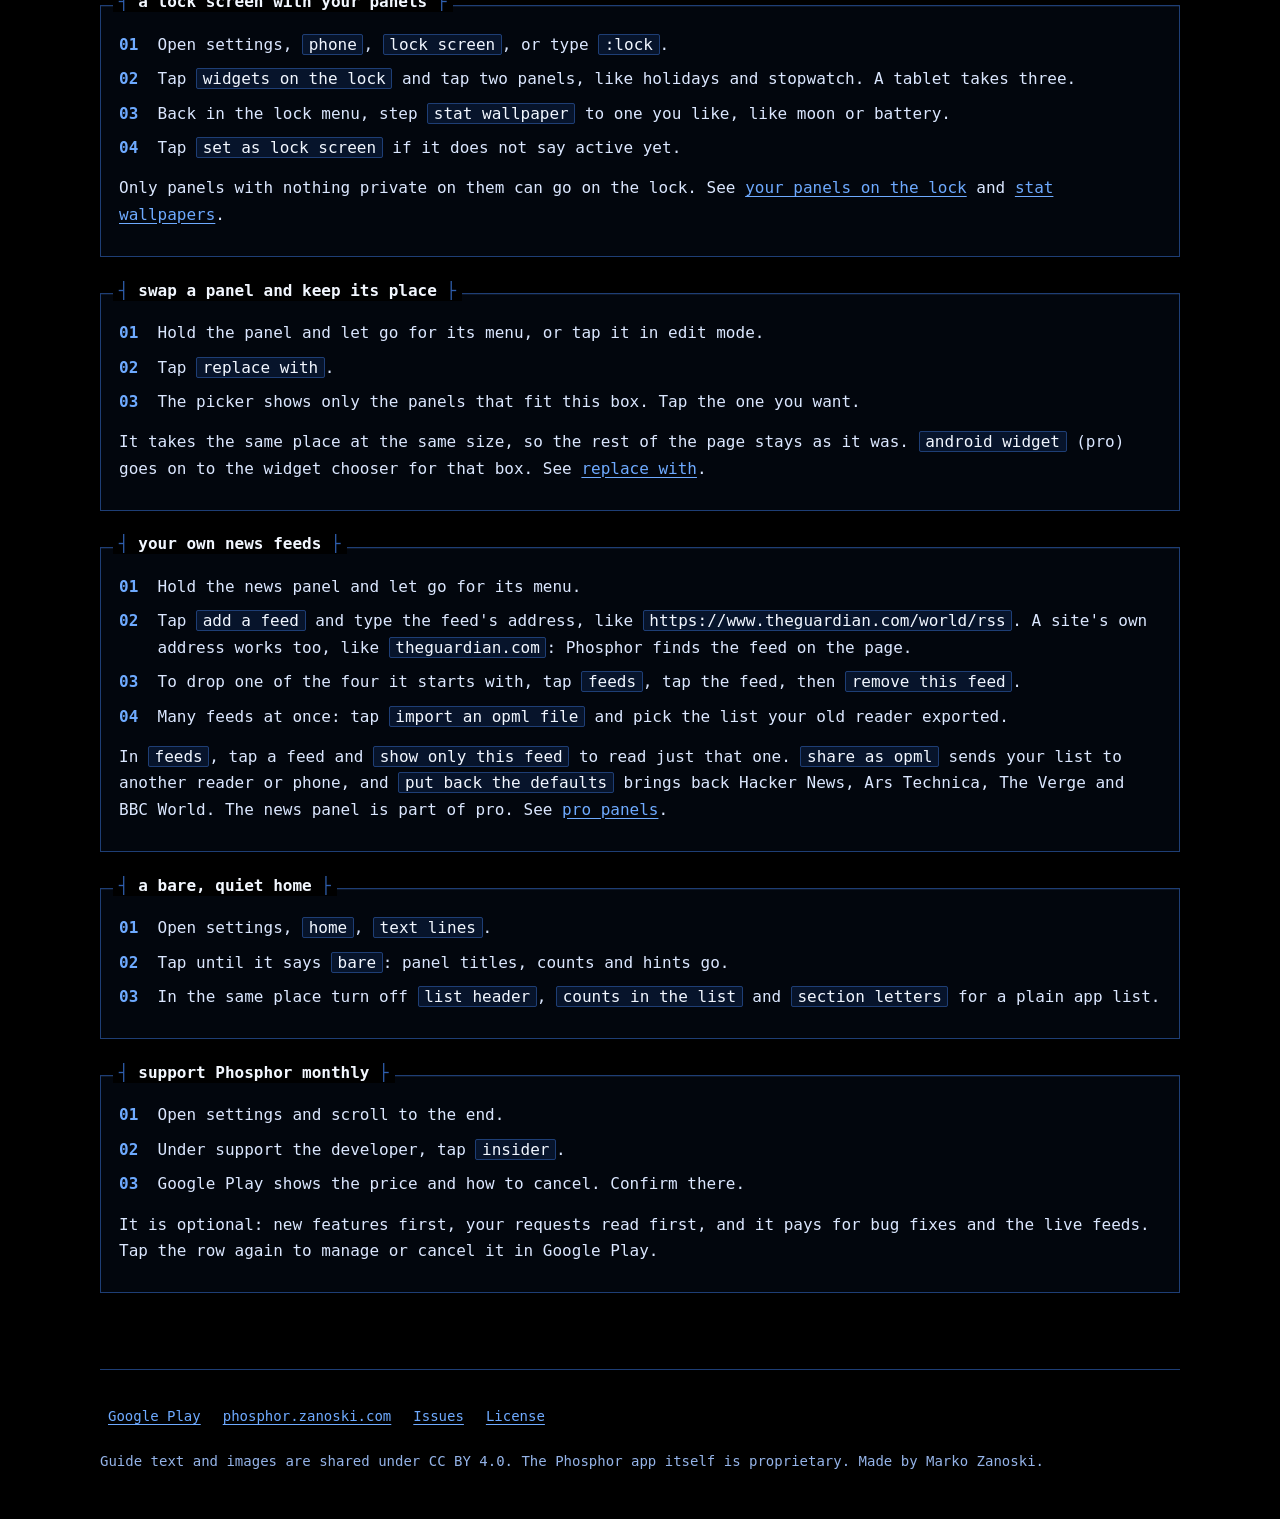
<file: docs/cookbook.html>
<!doctype html>
<html lang="en">
<head>
<meta charset="utf-8">
<meta name="viewport" content="width=device-width, initial-scale=1">
<title>Cookbook · Phosphor user guide</title>
<meta name="description" content="Short Phosphor recipes: day and night themes, an app shelf, live weather, a hacker page, a habits page, weather for several cities and more.">
<meta name="theme-color" content="#000000">
<meta property="og:title" content="Cookbook · Phosphor user guide">
<meta property="og:description" content="Short Phosphor recipes: day and night themes, an app shelf, live weather, a hacker page, a habits page, weather for several cities and more.">
<meta property="og:image" content="img/look-camel-and-navy.webp">
<link rel="icon" type="image/png" href="img/icon-192.png">
<link rel="stylesheet" href="style.css">
</head>
<body>
<a class="skip" href="#main">Skip to content</a>
<div class="wrap">
<header class="top">
  <a class="brand" href="index.html"><img src="img/icon-192.png" alt="" width="32" height="32"><span><span aria-hidden="true">◆ </span>phosphor <span class="path">~/cookbook</span></span></a>
  <nav class="nav" aria-label="Guide pages"><ul><li><a href="index.html">home</a></li><li><a href="guide.html">guide</a></li><li><a href="use-cases.html">use cases</a></li><li><a href="cookbook.html" aria-current="page">cookbook</a></li><li><a href="runbook.html">runbook</a></li><li><a href="faq.html">faq</a></li><li><a href="report.html">report a bug</a></li></ul></nav>
</header>
<main id="main">

<h1>Cookbook<span class="cursor" aria-hidden="true"></span></h1>
<p class="lede">Short recipes, a few taps each. "Hold empty space" means a long press on a spot with no panel. It opens the main menu, and so does a tap on ◆ up top.</p>
<section class="box lit" id="preset" aria-labelledby="preset-h"><h2 class="tag" id="preset-h">try a look and go back</h2>
<ol class="steps"><li>Hold empty space and tap <code>looks</code>.</li><li>Tap a look, like <b>cream and forest</b>, <b>nord</b> or <b>green screen</b>. Theme, background, motion, crt, weather style and day and night change at once.</li><li>Try the next one. Your pages, panels and text size stay as they are.</li><li>To go back, tap <code>my own look</code> under the list.</li></ol><p>See the looks on the <a href="index.html#looks">home page</a>.</p>
</section><section class="box " id="names" aria-labelledby="names-h"><h2 class="tag" id="names-h">name your pages</h2>
<ol class="steps"><li>Go to the page you want to name.</li><li>Hold empty space, tap <code>pages</code>, then <code>name</code>.</li><li>Type a name, like work or music, and press enter.</li></ol><p>Faster: swipe up and type <code>:rename</code>. The name shows in the path up top and in the <code>go</code> menu. Empty brings back the page's own name.</p>
</section><section class="box " id="lockgesture" aria-labelledby="lockgesture-h"><h2 class="tag" id="lockgesture-h">lock with a double tap</h2>
<ol class="steps"><li>Open settings, <code>home</code>, <code>lock gesture ›</code>.</li><li>Tap <code>double tap empty space</code>. Phosphor says what the lock service does.</li><li>Tap <code>phosphor lock service</code> and turn it on in Android's accessibility page.</li><li>Back on home, double tap the top bar or any empty cell. The phone locks.</li></ol><p>Fingerprint and face unlock keep working. <code>lock phone</code> is in the <code>go</code> menu too.</p>
</section><section class="box " id="pulldown" aria-labelledby="pulldown-h"><h2 class="tag" id="pulldown-h">a pull down of your own</h2>
<ol class="steps"><li>Open settings, <code>home</code>, <code>pull down ›</code>.</li><li>Pick <code>full screen sheet</code>, <code>android notifications</code>, <code>android quick settings</code> or <code>app search</code>.</li><li>Or tap <code>open an app</code> and pick one, like your camera.</li><li>For the sheet, pick its parts under <code>the sheet shows</code>: the clock, the glance line, quick tiles, the player and notifications. Tap <code>try it</code>.</li></ol><p>Over a list that scrolls, the list comes first.</p>
</section><section class="box " id="viz" aria-labelledby="viz-h"><h2 class="tag" id="viz-h">a visualizer style</h2>
<ol class="steps"><li>Hold a music panel, like player or now playing, and let go. Tap <code>visualizer</code>.</li><li>Tap <code>‹ ›</code> to step through mirror, bars, blocks, wave, dots, term and mono.</li><li>Turn <code>bar reflection</code> off for a clean floor, and set <code>album art</code> to real colours or theme inks.</li></ol><p>Want the bars to follow the music itself? Turn on <code>real visualizer</code> too.</p>
</section><section class="box " id="music" aria-labelledby="music-h"><h2 class="tag" id="music-h">make a music page</h2>
<ol class="steps"><li>Hold empty space and tap <code>ready pages</code>.</li><li>Tap <b>music</b>. It adds a page with a clock, the player and cava, the music as dancing bars.</li><li>Want radio too? Hold empty space, tap <code>edit layout</code>, <code>move and size</code>, then <code>+ add</code> and pick <b>radio</b> from the media group.</li><li>Drag the <code>◢</code> corner to give the player more room. Bigger shows more: art, the spectrum, the queue.</li><li>Tap <code>done</code>.</li></ol><p>Want the bars to follow the music? Hold the player, let go, and turn on <code>real visualizer</code>.</p>
</section><section class="box " id="calm" aria-labelledby="calm-h"><h2 class="tag" id="calm-h">a calm page for reading</h2>
<ol class="steps"><li>Hold empty space, tap <code>ready pages</code>, then <code>empty page</code> in the classic group.</li><li>Add only <b>clock</b> and <b>notes</b>.</li><li>In <code>looks</code>, tap <b>eink paper</b>: grey ink on paper, and nothing moves.</li><li>In <code>looks</code>, <code>fine tune</code>, set <code>text size</code> to large.</li></ol><p>The look is for the whole home, not one page.</p>
</section><section class="box " id="night" aria-labelledby="night-h"><h2 class="tag" id="night-h">day and night themes</h2>
<ol class="steps"><li>Hold empty space, tap <code>looks</code>, <code>fine tune</code>, then <code>day and night ›</code>.</li><li>Tap <code>switch</code>: <code>by the sun</code> turns at sunrise and sunset, <code>22 to 7</code> turns by the clock.</li><li>Tap <code>day theme</code> until your day theme shows, like <b>paper</b>.</li><li>Tap <code>night theme</code> the same way, like <b>phosphor</b>. <code>same as theme</code> keeps your main theme.</li></ol><p>By the sun uses sunrise and sunset where the weather is, worked out on the phone. Before the weather has a place, day is 7 to 19. The lock screen follows too, when its theme is match home. The same page has a <code>blue light filter</code> for the evening.</p>
</section><section class="box " id="shelf" aria-labelledby="shelf-h"><h2 class="tag" id="shelf-h">a row of favourite apps</h2>
<ol class="steps"><li>Hold empty space, tap <code>add a window</code>, and pick <b>app shelf</b> from the phone group.</li><li>Tap <code>put it here</code>. It lands as a 4x1 row.</li><li>Tap a <code>+</code> on the shelf and pick an app. Do the same for each cell.</li><li>Tap <code>done</code>.</li></ol><p>A column: hold the shelf, let go, tap <code>size ›</code>, then <code>narrower</code> and <code>taller</code> until it reads 1x4. A grid: make it 2x2 the same way. Hold an app and let go for <code>change app ›</code>, <code>move left</code>, <code>move right</code> and <code>remove from shelf</code>.</p>
</section><section class="box " id="liveweather" aria-labelledby="liveweather-h"><h2 class="tag" id="liveweather-h">live weather on the wallpaper</h2>
<ol class="steps"><li>Hold empty space, tap <code>looks</code>, then <code>fine tune</code>.</li><li>Tap <code>live weather</code> so it reads on.</li><li>When it rains, snows, drizzles, thunders or turns foggy where the weather panel is, it falls over your motion scene. A clear sky adds nothing.</li></ol><p>It shows on the home screen. In rain it costs about the same as the rain scene.</p>
</section><section class="box " id="rainy" aria-labelledby="rainy-h"><h2 class="tag" id="rainy-h">a rainy night look</h2>
<ol class="steps"><li>Open <code>looks</code>, <code>fine tune</code>, <code>day and night ›</code>, and set <code>switch</code> to <code>by the sun</code>.</li><li>Set <code>night theme</code> to <b>phosphor</b>.</li><li>Back in fine tune, set <code>motion</code> to off, or a quiet one like stars.</li><li>Turn on <code>live weather</code>.</li><li>On the weather panel, hold, let go, and set <code>style</code> to <b>live sky</b>.</li></ol><p>After sunset the night theme comes in, and when it really rains the rain falls through the empty cells.</p>
</section><section class="box " id="wxstyle" aria-labelledby="wxstyle-h"><h2 class="tag" id="wxstyle-h">pick a weather style</h2>
<ol class="steps"><li>Hold the weather panel and let go.</li><li>Tap <code>style</code> to step through <b>live sky</b>, <b>big numbers</b> and <b>waybar</b>.</li><li>Tap <code>done</code>.</li></ol><p>Live sky is the only one that moves. Big numbers and waybar cost less battery.</p>
</section><section class="box " id="places" aria-labelledby="places-h"><h2 class="tag" id="places-h">weather for several cities</h2>
<ol class="steps"><li>Open settings, <code>clock and weather</code>, <code>weather places</code>.</li><li>Tap <code>add a city</code> and type a name, like Zagreb.</li><li>Add more cities, or <code>add my location</code>.</li><li>Back on home, tap the weather panel to step to the next place.</li></ol>
</section><section class="box " id="forecastmodel" aria-labelledby="forecastmodel-h"><h2 class="tag" id="forecastmodel-h">weather from met norway or another model</h2>
<ol class="steps"><li>Open settings, <code>clock and weather</code>.</li><li>Tap <code>forecast model</code> to step through auto, met norway, ecmwf, dwd icon, gfs and météo france. Tap <code>‹</code> to go back one.</li><li>Back on home, the weather fetches again and its bottom line names the model.</li></ol><p>Auto already uses MET Norway in the Nordics. Pick a model when you trust one more for where you live.</p>
</section><section class="box " id="quick" aria-labelledby="quick-h"><h2 class="tag" id="quick-h">pick your quick actions</h2>
<ol class="steps"><li>Hold a quick action, or open settings, <code>home</code>, <code>quick actions</code>.</li><li>Pick up to seven of the nineteen actions.</li><li>Grow the quick panel in edit mode to get volume sliders under the actions.</li><li>In the pull down sheet, quick actions can show as tiles like Android's own, with sliders.</li></ol>
</section><section class="box " id="pin" aria-labelledby="pin-h"><h2 class="tag" id="pin-h">pin an app to the dock</h2>
<ol class="steps"><li>Swipe up and find the app.</li><li>Hold it and tap <code>pin to the top</code>.</li><li>Pins come first in the dock, then your most opened apps. The row holds five.</li></ol>
</section><section class="box " id="lock" aria-labelledby="lock-h"><h2 class="tag" id="lock-h">a matching lock screen</h2>
<ol class="steps"><li>Open settings, <code>phone</code>, <code>lock screen</code>.</li><li>Set <code>theme</code> to match home, and turn panes on or off, like the greeting with your name, now playing and the next alarm.</li><li>Tap <code>set as lock screen</code>. When Android asks, pick "Lock screen" or "Home and lock screen".</li><li>Tap <code>hide system cards</code>. Set lock screen notifications to "Don't show any notifications" and turn off "Dynamic clock", so you do not get two clocks.</li></ol>
</section><section class="box " id="battery" aria-labelledby="battery-h"><h2 class="tag" id="battery-h">save battery</h2>
<ol class="steps"><li>Settings, <code>motion and battery</code>: set <code>frame rate</code> to 30.</li><li>In <code>looks</code>, <code>fine tune</code>, set <code>motion</code> to off. Terrain is the heaviest scene.</li><li>Pick the big numbers or waybar weather style.</li><li>Lock screen: turn <code>motion</code> off.</li><li>On an OLED phone, use a dark theme. Or try the eink paper look, where nothing moves.</li></ol>
</section><section class="box " id="focus" aria-labelledby="focus-h"><h2 class="tag" id="focus-h">a focus timer page</h2>
<ol class="steps"><li>Hold empty space and tap <code>ready pages</code>.</li><li>Tap <b>focus</b>: a clock, pomodoro and your todo list on a new page.</li><li>Start a round. It counts 5 4 3 2 1, then the ring drains.</li></ol><p>Want pomodoro on the whole page? Swipe up and type <code>:layout pomodoro</code> on the page you want to change. A running round counts down on your lock screen too.</p>
</section><section class="box " id="habits" aria-labelledby="habits-h"><h2 class="tag" id="habits-h">a habits and focus page</h2>
<ol class="steps"><li>Hold empty space, tap <code>ready pages</code>, then <code>empty page</code>. It opens the picker.</li><li>In the tools group tap <b>habits</b>, then <code>put it here</code>.</li><li>Tap <code>+ add</code> and add <b>countdown</b> from the time and weather group, and <b>stopwatch</b> from tools. Or <b>progress</b>, for how far through the day, week, month and year.</li><li>Tap <code>done</code>.</li><li>Hold the habits panel, let go, and tap <code>add a habit</code>. Hold the countdown, let go, and tap <code>add a date</code>, like trip 24 12 2026.</li></ol><p>Tap the name line of a habit to mark today. Up to 4 habits.</p>
</section><section class="box " id="hacker" aria-labelledby="hacker-h"><h2 class="tag" id="hacker-h">a hacker page</h2>
<ol class="steps"><li>In <code>looks</code>, <code>fine tune</code>, set <code>theme</code> to <b>matrix</b> if you like.</li><li>Hold empty space, tap <code>ready pages</code>, then <code>empty page</code>.</li><li>In the tools group tap <b>matrix</b>, then <code>put it here</code>.</li><li>Tap <code>+ add</code> and add <b>binary</b> from the time and weather group and <b>network</b> from the system group.</li><li>Tap <code>done</code>.</li><li>In fine tune, set <code>motion</code> to <b>pipes</b> or <b>fire</b>.</li></ol><p>Or tap the <b>geek</b> ready page for fetch, monitor and your ip, or <b>cyberspace</b> for the terminal network and hysh.</p><p>Hold the matrix panel and let go for <code>speed</code>, <code>glyphs</code> (kana, binary or hex) and <code>rain</code>. Tap it to pause.</p>
</section><section class="box " id="work" aria-labelledby="work-h"><h2 class="tag" id="work-h">a work page</h2>
<ol class="steps"><li>Add an empty page from <code>ready pages</code>, then add <b>agenda</b>, <b>month</b> and <b>notes</b> from the picker.</li><li>On a second page, type <code>:layout meeting</code>.</li><li>Allow the calendar when asked, so events show.</li></ol>
</section><section class="box " id="resize" aria-labelledby="resize-h"><h2 class="tag" id="resize-h">resize panels on a classic page</h2>
<ol class="steps"><li>On a page like dashboard, drag the border between two panels up or down.</li><li>Double tap a border to put the two panels side by side.</li><li>Hold a panel's top edge and drag it onto another to swap them.</li><li>Undo it all: hold empty space, <code>pages</code>, <code>panels</code>, <code>reset splits</code>.</li></ol>
</section><section class="box " id="store" aria-labelledby="store-h"><h2 class="tag" id="store-h">start again from fresh</h2>
<ol class="steps"><li>Hold empty space, tap <code>help</code>, then <code>reset to defaults</code> at the end.</li><li>Tap <code>yes, reset it</code>. Look, pages and panels go back to a fresh install. Notes, weather places, pinned apps and linked devices stay.</li><li>Changed your mind? Open it again and tap <code>bring back the saved copy</code>.</li></ol>
</section><section class="box " id="sync" aria-labelledby="sync-h"><h2 class="tag" id="sync-h">sync the theme with Hyprtile</h2>
<ol class="steps"><li>In both apps open settings and <code>link devices</code>, and turn link on.</li><li>Pick the other phone in the list.</li><li>Check that both show the same six digit code, and confirm.</li><li>Now a theme picked on one shows on the other.</li></ol>
</section><section class="box " id="clockfont" aria-labelledby="clockfont-h"><h2 class="tag" id="clockfont-h">a clock font of your own</h2>
<ol class="steps"><li>Open settings, <code>clock and weather</code>.</li><li>Tap <code>clock font</code> to step through block, round, led, ascii, shade and round led. Tap <code>‹</code> to go back one.</li><li>Tap <code>date</code> to pick how the date reads, or leave it on auto.</li></ol><p>Every big clock follows: home, the lock screen and the screen saver.</p>
</section><section class="box " id="hidden" aria-labelledby="hidden-h"><h2 class="tag" id="hidden-h">bring back a hidden app</h2>
<ol class="steps"><li>Open settings, <code>home</code>.</li><li>Tap <code>hidden apps</code>. It says how many you hid.</li><li>Tap the app to show it again.</li></ol><p>Hiding an app keeps it off search, the shelf and the dock. It stays installed.</p>
</section><section class="box " id="hass" aria-labelledby="hass-h"><h2 class="tag" id="hass-h">your Home Assistant on home</h2>
<ol class="steps"><li>Hold empty space and tap <code>add a window</code>.</li><li>Pick <code>hass</code>. It is a pro panel.</li><li>Tap the panel, type your address, like homeassistant.local:8123.</li><li>Paste a long lived token: in Home Assistant, your profile, security, long lived tokens.</li><li>On your home wifi, Android may ask for local network access. Allow it.</li></ol><p>Tap a light or a switch to flip it. The token stays on this phone.</p>
</section><section class="box " id="cycle" aria-labelledby="cycle-h"><h2 class="tag" id="cycle-h">track your cycle privately</h2>
<ol class="steps"><li>Hold empty space and tap <code>add a window</code>.</li><li>Pick <code>cycle</code>.</li><li>Tap the panel on the first day of your period.</li></ol><p>It stays on this phone, never in a backup, and nothing is sent anywhere.</p>
</section><section class="box " id="sea" aria-labelledby="sea-h"><h2 class="tag" id="sea-h">surf or swim check</h2>
<ol class="steps"><li>Add the <code>sea</code> panel.</li><li>Tap it and type a beach or a town on the coast. Empty uses your weather place.</li><li>Read waves, swell and the sea temperature at a glance.</li></ol>
</section><section class="box " id="night" aria-labelledby="night-h"><h2 class="tag" id="night-h">what is up tonight</h2>
<ol class="steps"><li>Add <code>planets</code> for the planets up tonight and where to look.</li><li>Add <code>iss</code> for when the space station passes, and <code>aurora</code> for the northern lights. Both are pro.</li></ol><p>Planets are worked out on the phone, with no network.</p>
</section><section class="box " id="rate" aria-labelledby="rate-h"><h2 class="tag" id="rate-h">tell us what you think</h2>
<ol class="steps"><li>Hold empty space or tap ◆.</li><li>Tap <code>rate us</code>.</li><li>Pick <code>rate on google play</code>, or <code>tell us what's wrong</code> to write to us.</li></ol><p>Phosphor never asks with a pop up of its own. After your third day with it, Google Play may show its own short rating sheet on a calm home, at most once in 60 days.</p>
</section><section class="box " id="browse" aria-labelledby="browse-h"><h2 class="tag" id="browse-h">read the web as text</h2>
<ol class="steps"><li>Hold empty space or tap ◆, then <code>add a window</code>, and pick <code>browser</code>.</li><li>Tap the address row and type an address or words to search.</li><li>Hold the panel, <code>bookmark this</code>, to keep the page. Turn on <code>reader view</code> for just the article.</li><li>A login or a video? Hold the panel and tap <code>open full</code>.</li></ol><p>The browser panel is for insiders. See <a href="guide.html#browser">browser panel</a>.</p>
</section><section class="box " id="portfolio" aria-labelledby="portfolio-h"><h2 class="tag" id="portfolio-h">see what my stocks and coins are worth</h2>
<ol class="steps"><li>Hold empty space or tap ◆, then <code>add a window</code>, and pick <code>portfolio</code>.</li><li>Hold the panel and type a holding, like <code>AAPL 10 150</code>: the symbol, the shares and the price you paid.</li><li>Pick your currency in its menu.</li><li>Tap the panel to hide the amounts.</li></ol><p>The portfolio panel is for insiders. Your holdings stay sealed on your phone. See <a href="guide.html#portfolio">portfolio panel</a>.</p>
</section><section class="box " id="termux" aria-labelledby="termux-h"><h2 class="tag" id="termux-h">a termux script on home</h2>
<ol class="steps"><li>Open settings. Under <code>for ricers</code>, tap <code>termux</code> and do the four steps.</li><li>Add a <code>script</code> panel.</li><li>Hold it, tap <code>script</code> and pick one of your scripts.</li><li>Set <code>run every</code>. It runs only while the panel is on screen.</li></ol><p>Termux scripts are for insiders only. Ready widgets are at <a href="https://termux.zanoski.com/widgets">termux.zanoski.com/widgets</a>. See <a href="guide.html#termux">termux scripts</a>.</p>
</section><section class="box " id="school" aria-labelledby="school-h"><h2 class="tag" id="school-h">school's out for your zone</h2>
<ol class="steps"><li>Hold empty space or tap ◆, then <code>add a window</code>, and pick <code>holidays</code>.</li><li>Hold the panel and set <code>country</code>, then <code>school zone</code>. <code>pick for me</code> guesses it from the region.</li><li>Leave <code>school holidays</code> on <code>with holidays</code>, or step it to <code>only school</code>.</li><li>No school dates for your country? Tap <code>add a break of your own</code> and type the dates and a name, like <code>23 12 6 1 christmas</code>.</li></ol><p>While school is out the panel says <code>school's out</code>, with the days left and the day school starts again. See <a href="guide.html#school">school holidays</a>.</p>
</section><section class="box " id="lockpanels" aria-labelledby="lockpanels-h"><h2 class="tag" id="lockpanels-h">a lock screen with your panels</h2>
<ol class="steps"><li>Open settings, <code>phone</code>, <code>lock screen</code>, or type <code>:lock</code>.</li><li>Tap <code>widgets on the lock</code> and tap two panels, like holidays and stopwatch. A tablet takes three.</li><li>Back in the lock menu, step <code>stat wallpaper</code> to one you like, like moon or battery.</li><li>Tap <code>set as lock screen</code> if it does not say active yet.</li></ol><p>Only panels with nothing private on them can go on the lock. See <a href="guide.html#lockpanels">your panels on the lock</a> and <a href="guide.html#statwall">stat wallpapers</a>.</p>
</section><section class="box " id="swap" aria-labelledby="swap-h"><h2 class="tag" id="swap-h">swap a panel and keep its place</h2>
<ol class="steps"><li>Hold the panel and let go for its menu, or tap it in edit mode.</li><li>Tap <code>replace with</code>.</li><li>The picker shows only the panels that fit this box. Tap the one you want.</li></ol><p>It takes the same place at the same size, so the rest of the page stays as it was. <code>android widget</code> (pro) goes on to the widget chooser for that box. See <a href="guide.html#replace">replace with</a>.</p>
</section><section class="box " id="newsfeeds" aria-labelledby="newsfeeds-h"><h2 class="tag" id="newsfeeds-h">your own news feeds</h2>
<ol class="steps"><li>Hold the news panel and let go for its menu.</li><li>Tap <code>add a feed</code> and type the feed's address, like <code>https://www.theguardian.com/world/rss</code>. A site's own address works too, like <code>theguardian.com</code>: Phosphor finds the feed on the page.</li><li>To drop one of the four it starts with, tap <code>feeds</code>, tap the feed, then <code>remove this feed</code>.</li><li>Many feeds at once: tap <code>import an opml file</code> and pick the list your old reader exported.</li></ol><p>In <code>feeds</code>, tap a feed and <code>show only this feed</code> to read just that one. <code>share as opml</code> sends your list to another reader or phone, and <code>put back the defaults</code> brings back Hacker News, Ars Technica, The Verge and BBC World. The news panel is part of pro. See <a href="guide.html#protools">pro panels</a>.</p>
</section><section class="box " id="barehome" aria-labelledby="barehome-h"><h2 class="tag" id="barehome-h">a bare, quiet home</h2>
<ol class="steps"><li>Open settings, <code>home</code>, <code>text lines</code>.</li><li>Tap until it says <code>bare</code>: panel titles, counts and hints go.</li><li>In the same place turn off <code>list header</code>, <code>counts in the list</code> and <code>section letters</code> for a plain app list.</li></ol>
</section><section class="box " id="supportsub" aria-labelledby="supportsub-h"><h2 class="tag" id="supportsub-h">support Phosphor monthly</h2>
<ol class="steps"><li>Open settings and scroll to the end.</li><li>Under support the developer, tap <code>insider</code>.</li><li>Google Play shows the price and how to cancel. Confirm there.</li></ol><p>It is optional: new features first, your requests read first, and it pays for bug fixes and the live feeds. Tap the row again to manage or cancel it in Google Play.</p>
</section>
</main>
<footer>
  <ul>
    <li><a href="https://play.google.com/store/apps/details?id=com.zanoshky.phosphor&amp;referrer=utm_source%3Dgithub%26utm_medium%3Dguide%26utm_campaign%3Dphosphor-2026-11">Google Play</a></li>
    <li><a href="https://phosphor.zanoski.com">phosphor.zanoski.com</a></li>
    <li><a href="https://github.com/Zanoshky/phosphor-launcher/issues">Issues</a></li>
    <li><a href="https://github.com/Zanoshky/phosphor-launcher/blob/main/LICENSE">License</a></li>
  </ul>
  <p>Guide text and images are shared under CC BY 4.0. The Phosphor app itself is proprietary. Made by Marko Zanoski.</p>
</footer>
</div>
</body>
</html>
</file>
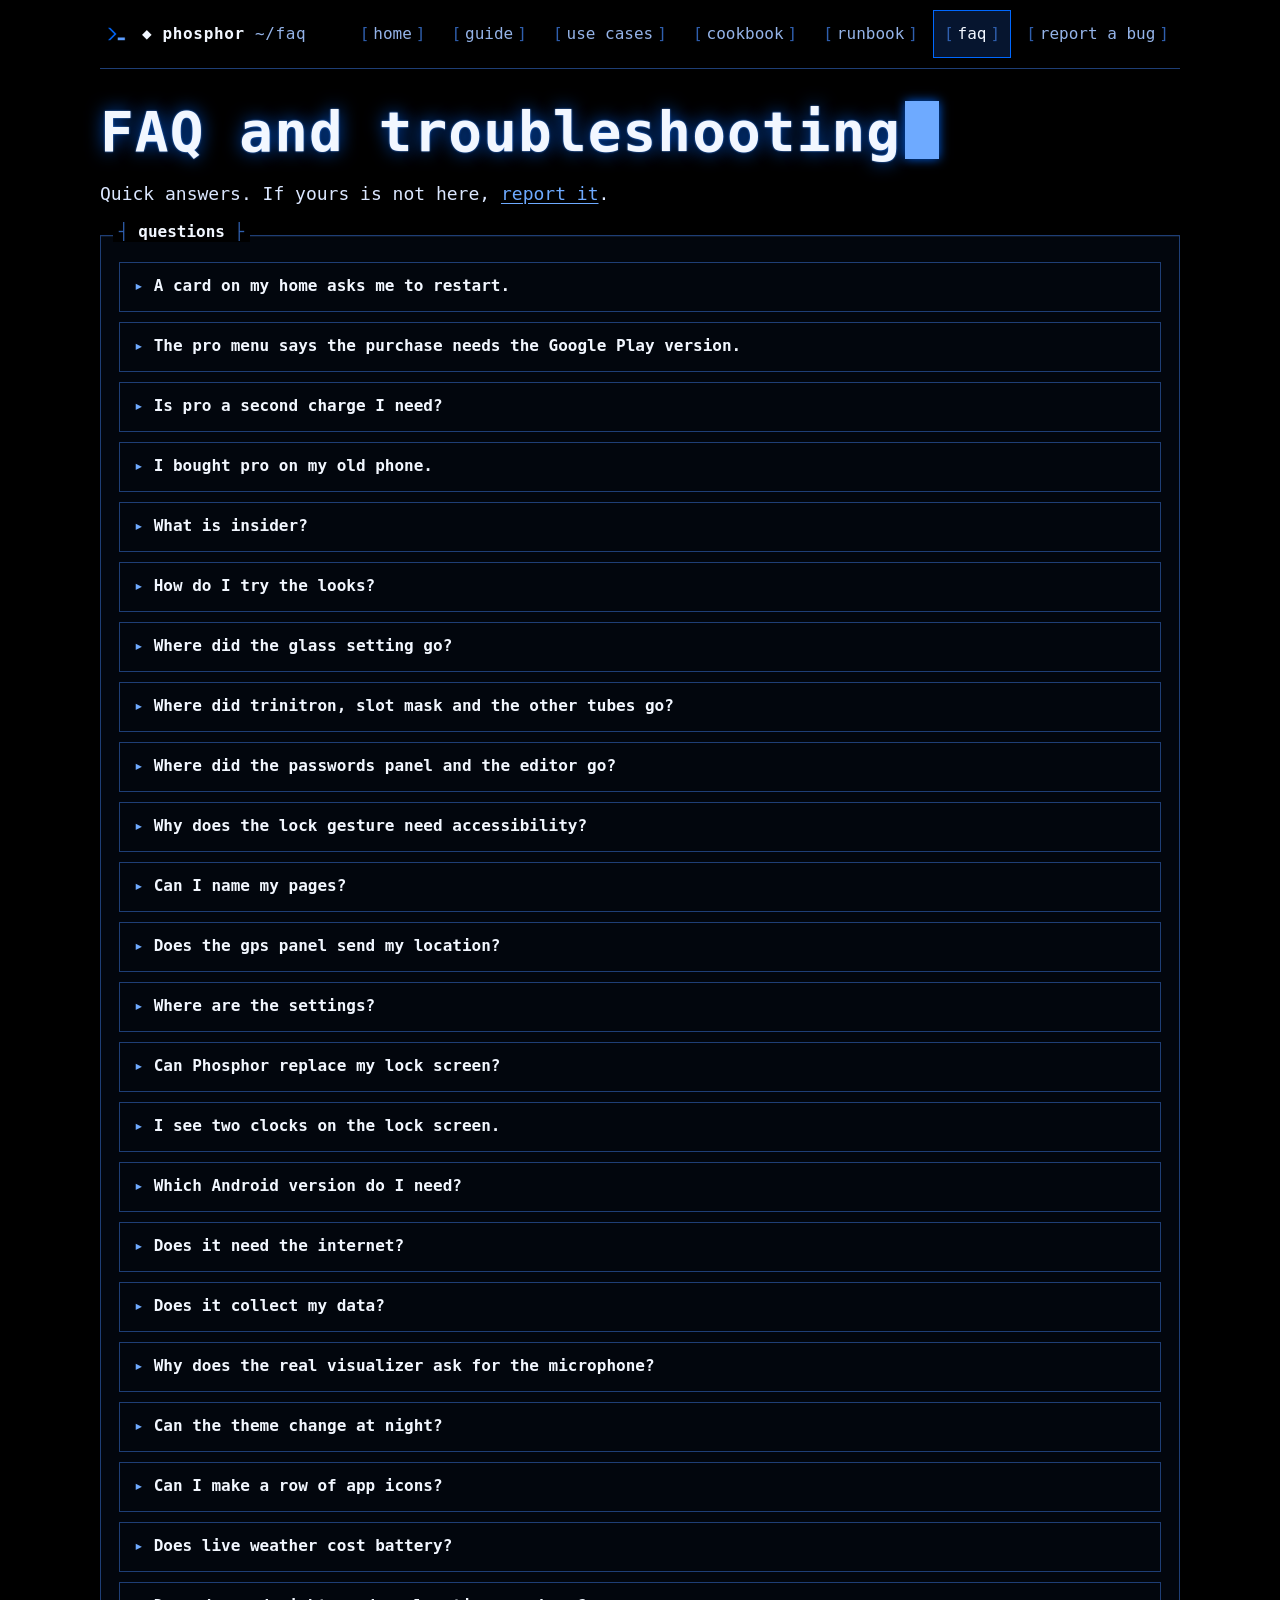
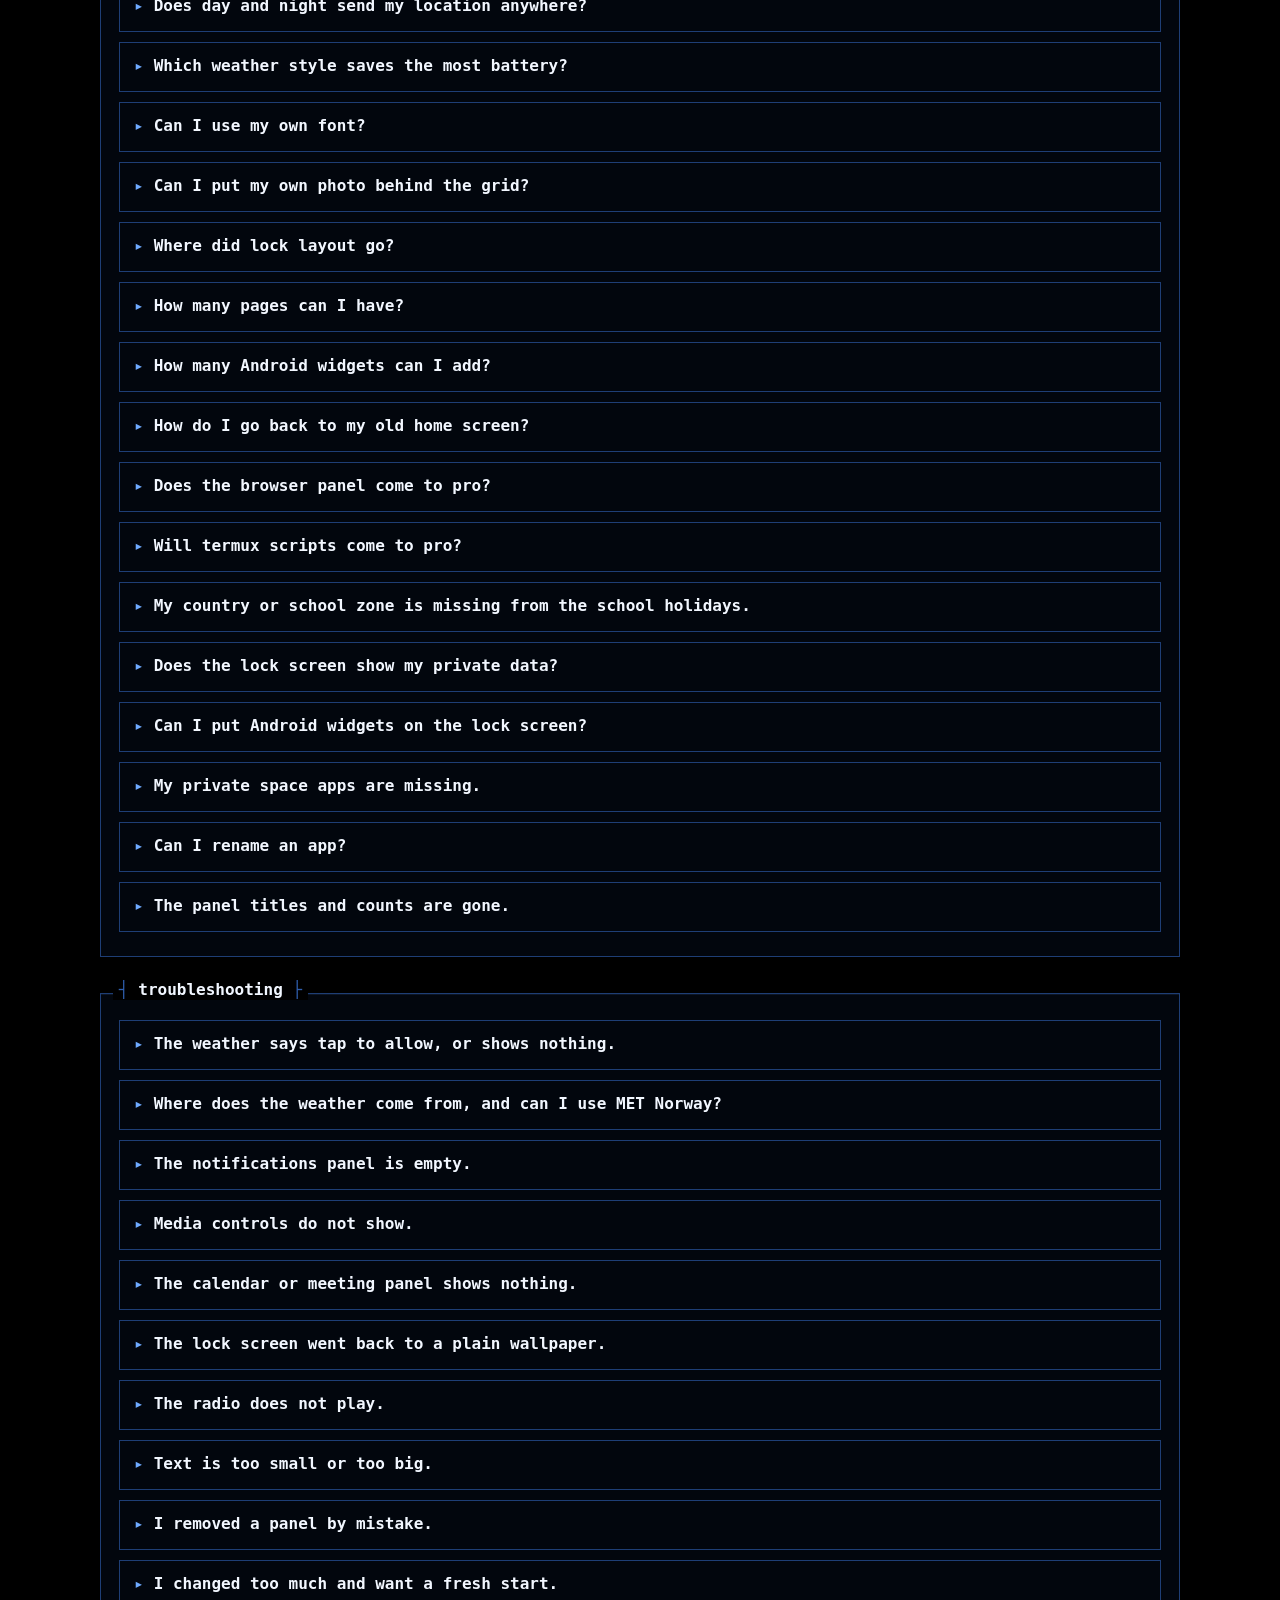
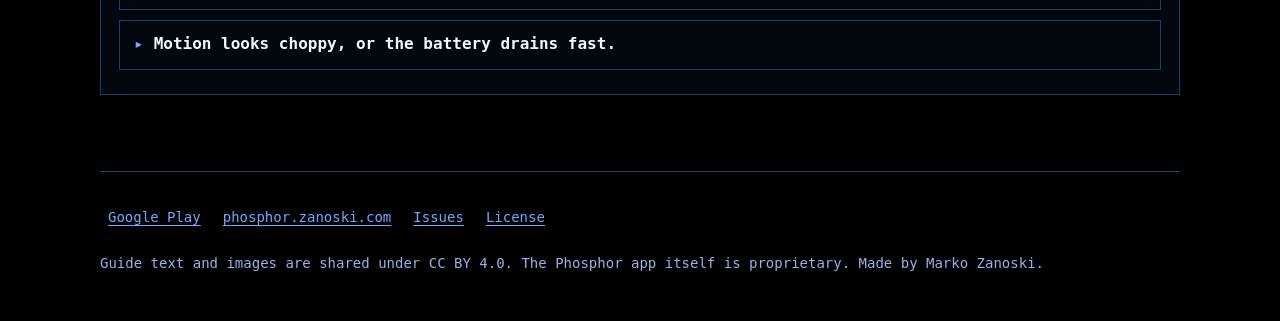
<file: docs/faq.html>
<!doctype html>
<html lang="en">
<head>
<meta charset="utf-8">
<meta name="viewport" content="width=device-width, initial-scale=1">
<title>FAQ · Phosphor user guide</title>
<meta name="description" content="Phosphor questions and troubleshooting: day and night, the app shelf, live weather, weather styles and more.">
<meta name="theme-color" content="#000000">
<meta property="og:title" content="FAQ · Phosphor user guide">
<meta property="og:description" content="Phosphor questions and troubleshooting: day and night, the app shelf, live weather, weather styles and more.">
<meta property="og:image" content="img/look-camel-and-navy.webp">
<link rel="icon" type="image/png" href="img/icon-192.png">
<link rel="stylesheet" href="style.css">
</head>
<body>
<a class="skip" href="#main">Skip to content</a>
<div class="wrap">
<header class="top">
  <a class="brand" href="index.html"><img src="img/icon-192.png" alt="" width="32" height="32"><span><span aria-hidden="true">◆ </span>phosphor <span class="path">~/faq</span></span></a>
  <nav class="nav" aria-label="Guide pages"><ul><li><a href="index.html">home</a></li><li><a href="guide.html">guide</a></li><li><a href="use-cases.html">use cases</a></li><li><a href="cookbook.html">cookbook</a></li><li><a href="runbook.html">runbook</a></li><li><a href="faq.html" aria-current="page">faq</a></li><li><a href="report.html">report a bug</a></li></ul></nav>
</header>
<main id="main">

<h1>FAQ and troubleshooting<span class="cursor" aria-hidden="true"></span></h1>
<p class="lede">Quick answers. If yours is not here, <a href="report.html">report it</a>.</p>
<section class="box " id="questions" aria-labelledby="questions-h"><h2 class="tag" id="questions-h">questions</h2>
<details><summary>A card on my home asks me to restart.</summary><div><p>A new version of Phosphor downloaded in the background from Google Play. Tap <code>restart</code> to use it now, or <code>later</code>. Phosphor never stops you with a full screen update, since it is your home.</p></div></details><details><summary>The pro menu says the purchase needs the Google Play version.</summary><div><p>This copy of Phosphor did not come from Google Play, so pro cannot be bought in it. Everything free still works. Install Phosphor from Google Play to buy pro. A pro you already bought stays unlocked.</p></div></details><details><summary>Is pro a second charge I need?</summary><div><p>No. The Play price buys the whole app, yours to keep. Pro is one optional purchase inside it, for those who want widgets, 2fa codes, news, gps and the other extras. No subscription. See <a href="guide.html#pro">phosphor pro</a>.</p></div></details><details><summary>I bought pro on my old phone.</summary><div><p>Open settings, <code>phosphor pro</code>, and tap <code>restore purchase</code>.</p></div></details><details><summary>What is insider?</summary><div><p>An optional subscription, 0.99 USD or EUR a month, for those who want to help more. It pays for bug fixes and the live data the panels fetch, like weather, radar, the ISS and quakes. Insiders get new features before everyone else (each one opens to every user on a set date), their bug reports and ideas read first, and an Insider mark in About with their date. Nothing free or in Pro ever moves behind it. Find it in settings, under <code>support the developer</code>. Cancel any time in Google Play.</p></div></details><details><summary>How do I try the looks?</summary><div><p>Hold empty space, tap <code>looks</code>, and tap one. <code>my own look</code> brings back what you had. See the <a href="cookbook.html#preset">recipe</a>.</p></div></details><details><summary>Where did the glass setting go?</summary><div><p>It is gone since 1.65. The home is solid now, and a picture shows at the strength its preset was made for. The free <code>glass</code> CRT is still in <code>looks</code>, <code>fine tune</code>, <code>crt</code>.</p></div></details><details><summary>Where did trinitron, slot mask and the other tubes go?</summary><div><p>They were hard to read, so they were removed. If you used one, you get the free glass instead. Pro keeps amber, green, vhs and curved.</p></div></details><details><summary>Where did the passwords panel and the editor go?</summary><div><p>They are part of phosphor pro now.</p></div></details><details><summary>Why does the lock gesture need accessibility?</summary><div><p>Android lets an app lock the screen only through an accessibility service. The Phosphor lock service only locks the screen, and it is off until you turn it on.</p></div></details><details><summary>Can I name my pages?</summary><div><p>Yes. Hold empty space, <code>pages</code>, <code>name</code>, or type <code>:rename</code>. See the <a href="cookbook.html#names">recipe</a>.</p></div></details><details><summary>Does the gps panel send my location?</summary><div><p>No. The gps panel (pro) uses your precise location only if you allow it, and it is not sent to us.</p></div></details><details><summary>Where are the settings?</summary><div><p>Tap <code>◆</code> at the top left, or hold empty space, and tap <code>settings</code> in the main menu. You can also swipe up and type <code>:settings</code>.</p></div></details><details><summary>Can Phosphor replace my lock screen?</summary><div><p>Android does not allow that. Phosphor draws a live wallpaper that shows behind Android's own lock screen, in the same look as home. Android still asks for your PIN or fingerprint.</p></div></details><details><summary>I see two clocks on the lock screen.</summary><div><p>The second one is Android's. Use the setup step <code>system lock cards</code>: set lock screen notifications to "Don't show any notifications" and turn off "Dynamic clock".</p></div></details><details><summary>Which Android version do I need?</summary><div><p>Android 10 or newer. It is ready for Android 17 too: link and the ping panel ask for local network access first.</p></div></details><details><summary>Does it need the internet?</summary><div><p>Only for the features you use: the weather and the city lookup when you type a place, the radio while a station plays, and the panels you add that fetch from the web, like air quality, holidays, news, radar or git, while they show. Everything else works offline. The <a href="https://phosphor.zanoski.com/privacy">privacy policy</a> lists every host and what it receives.</p></div></details><details><summary>Does it collect my data?</summary><div><p>No. No account, no ads, no analytics. See the <a href="https://phosphor.zanoski.com/privacy">privacy policy</a>.</p></div></details><details><summary>Why does the real visualizer ask for the microphone?</summary><div><p>Android uses the microphone permission for reading the sound the phone plays. Phosphor only reads how loud each band is, to move the bars. Nothing is recorded, kept or sent.</p></div></details><details><summary>Can the theme change at night?</summary><div><p>Yes. Open <code>looks</code>, <code>fine tune</code>, <code>day and night ›</code>, set <code>switch</code> to <code>by the sun</code> or <code>22 to 7</code>, and pick a <code>day theme</code> and a <code>night theme</code>. By the sun uses sunrise and sunset where the weather is, worked out on the phone. See the <a href="cookbook.html#night">recipe</a>.</p></div></details><details><summary>Can I make a row of app icons?</summary><div><p>Yes, with the <b>app shelf</b> panel: one app per cell, as a 4x1 row, a 1x4 column, a 2x2 grid or bigger. See the <a href="cookbook.html#shelf">recipe</a>.</p></div></details><details><summary>Does live weather cost battery?</summary><div><p>A little. In rain it costs about the same as the rain background. Under a clear sky it draws nothing. It shows on the home screen only.</p></div></details><details><summary>Does day and night send my location anywhere?</summary><div><p>No. Sunrise and sunset are worked out on the phone, from the place the weather already uses.</p></div></details><details><summary>Which weather style saves the most battery?</summary><div><p>Big numbers and waybar. Live sky is the only style that moves, so it costs the most. Change it in the weather panel's menu, <code>style</code>. See the <a href="cookbook.html#wxstyle">recipe</a>.</p></div></details><details><summary>Can I use my own font?</summary><div><p>Yes. In <code>looks</code>, <code>fine tune</code>, <code>font</code> steps through system mono, vt323 and your own font, and <code>load font file</code> picks a font file from your phone.</p></div></details><details><summary>Can I put my own photo behind the grid?</summary><div><p>Yes. <code>looks</code>, <code>fine tune</code>, <code>your picture</code>. Phosphor keeps a copy inside the app, and text stays easy to read on any photo.</p></div></details><details><summary>Where did lock layout go?</summary><div><p>It is called <code>keep in place</code> now, and it is on by default. Find it in the main menu, <code>edit layout</code>, in any panel's menu, or in settings, <code>home</code>.</p></div></details><details><summary>How many pages can I have?</summary><div><p>Up to ten.</p></div></details><details><summary>How many Android widgets can I add?</summary><div><p>Up to 8 Android widgets over all your pages, and up to 8 app shelves. When all 8 are in use, the picker card says <code>all 8 in use</code>. Remove one to add another; a widget stack counts as one.</p></div></details><details><summary>How do I go back to my old home screen?</summary><div><p>In Android settings, pick it as the Home app. On most phones that is under Apps, then Default apps.</p></div></details><details><summary>Does the browser panel come to pro?</summary><div><p>No. The browser panel comes with Insider, the optional monthly subscription, and stays with it. See <a href="guide.html#browser">browser panel</a>.</p></div></details><details><summary>Will termux scripts come to pro?</summary><div><p>No. Termux scripts are for insiders only, for good, like the browser panel. You also need the free Termux app from F-Droid or GitHub. See <a href="guide.html#termux">termux scripts</a> and <a href="https://termux.zanoski.com/">termux.zanoski.com</a>.</p></div></details><details><summary>My country or school zone is missing from the school holidays.</summary><div><p>The school dates come from OpenHolidays, which has about 36 countries. For a country it does not have, add your breaks by hand: hold the holidays panel, <code>add a break of your own</code>, and type them like <code>23 12 6 1 christmas</code>. When the feed names no zones, its breaks hold for the whole country. See <a href="guide.html#school">school holidays</a>.</p></div></details><details><summary>Does the lock screen show my private data?</summary><div><p>No. Only panels with nothing private on them can go on the lock, like the clock panels, battery, holidays and timers. Notes, 2fa codes, passwords, the clipboard, people, the browser and notifications never go there, and none of the lock panels needs a touch. See <a href="guide.html#lockpanels">your panels on the lock</a>.</p></div></details><details><summary>Can I put Android widgets on the lock screen?</summary><div><p>No. The lock screen is Phosphor's own wallpaper, so only Phosphor's panels can draw there, not widgets of other apps.</p></div></details>
<details><summary>My private space apps are missing.</summary><div><p>They show on Android 15 and up while the private space is unlocked, marked <code>private</code>. When it is locked Phosphor never reads it. Unlock it and go back home.</p></div></details><details><summary>Can I rename an app?</summary><div><p>Yes. Hold the app in the list and tap <code>rename</code>. Empty brings the original name back. Search finds both names.</p></div></details><details><summary>The panel titles and counts are gone.</summary><div><p>Settings, <code>home</code>, <code>text lines</code> is on <code>quiet</code> or <code>bare</code>. Set it to <code>full</code> to bring them back.</p></div></details>
</section><section class="box " id="fix" aria-labelledby="fix-h"><h2 class="tag" id="fix-h">troubleshooting</h2>
<details><summary>The weather says tap to allow, or shows nothing.</summary><div><p>Allow location, or type a city under settings, <code>clock and weather</code>, <code>weather places</code>. If it says offline, check your connection and tap the panel to try again.</p></div></details><details><summary>Where does the weather come from, and can I use MET Norway?</summary><div><p>From Open Meteo. On <code>auto</code> it picks the best model for each place, which in the Nordics is already MET Norway. To use one model everywhere, open settings, <code>clock and weather</code>, <code>forecast model</code>: met norway, ecmwf, dwd icon, gfs or météo france. The weather panel then names it.</p></div></details><details><summary>The notifications panel is empty.</summary><div><p>Phosphor needs notification access. Open the setup guide (main menu, <code>help</code>, <code>tour and gestures</code>, <code>setup guide</code>) and use step 3, <code>allow access</code>.</p></div></details><details><summary>Media controls do not show.</summary><div><p>Now playing appears only while a player has a session, and it needs notification access.</p></div></details><details><summary>The calendar or meeting panel shows nothing.</summary><div><p>Allow the calendar. The meeting page offers <code>allow calendar</code> when it has no access.</p></div></details><details><summary>The lock screen went back to a plain wallpaper.</summary><div><p>Android can drop a live wallpaper when the app is stopped or updated. Set it again: settings, <code>phone</code>, <code>lock screen</code>, <code>set as lock screen</code>.</p></div></details><details><summary>The radio does not play.</summary><div><p>The radio needs the internet. If a station is down, pick another one. Errors show in plain words, like offline or station not answering.</p></div></details><details><summary>Text is too small or too big.</summary><div><p>Change <code>text size</code> in <code>looks</code>, <code>fine tune</code>: small, medium or large. Phosphor also follows your phone's font size, up to 200%.</p></div></details><details><summary>I removed a panel by mistake.</summary><div><p>Tap undo in the strip within 6 seconds. Or add it again with <code>+ add</code>.</p></div></details><details><summary>I changed too much and want a fresh start.</summary><div><p>Hold empty space, tap <code>help</code>, <code>tour and gestures</code>, then <code>reset to defaults</code>. Your settings are saved first, so <code>bring back the saved copy</code> can undo it.</p></div></details><details><summary>Motion looks choppy, or the battery drains fast.</summary><div><p>Check <code>frame rate</code> in settings, <code>motion and battery</code>. 60 is smooth, 30 saves battery. Turning <code>motion</code> off in fine tune saves the most; terrain is the heaviest scene. If it still looks wrong, <a href="report.html">report a bug</a> with your phone model.</p></div></details>
</section>
</main>
<footer>
  <ul>
    <li><a href="https://play.google.com/store/apps/details?id=com.zanoshky.phosphor&amp;referrer=utm_source%3Dgithub%26utm_medium%3Dguide%26utm_campaign%3Dphosphor-2026-11">Google Play</a></li>
    <li><a href="https://phosphor.zanoski.com">phosphor.zanoski.com</a></li>
    <li><a href="https://github.com/Zanoshky/phosphor-launcher/issues">Issues</a></li>
    <li><a href="https://github.com/Zanoshky/phosphor-launcher/blob/main/LICENSE">License</a></li>
  </ul>
  <p>Guide text and images are shared under CC BY 4.0. The Phosphor app itself is proprietary. Made by Marko Zanoski.</p>
</footer>
</div>
</body>
</html>
</file>
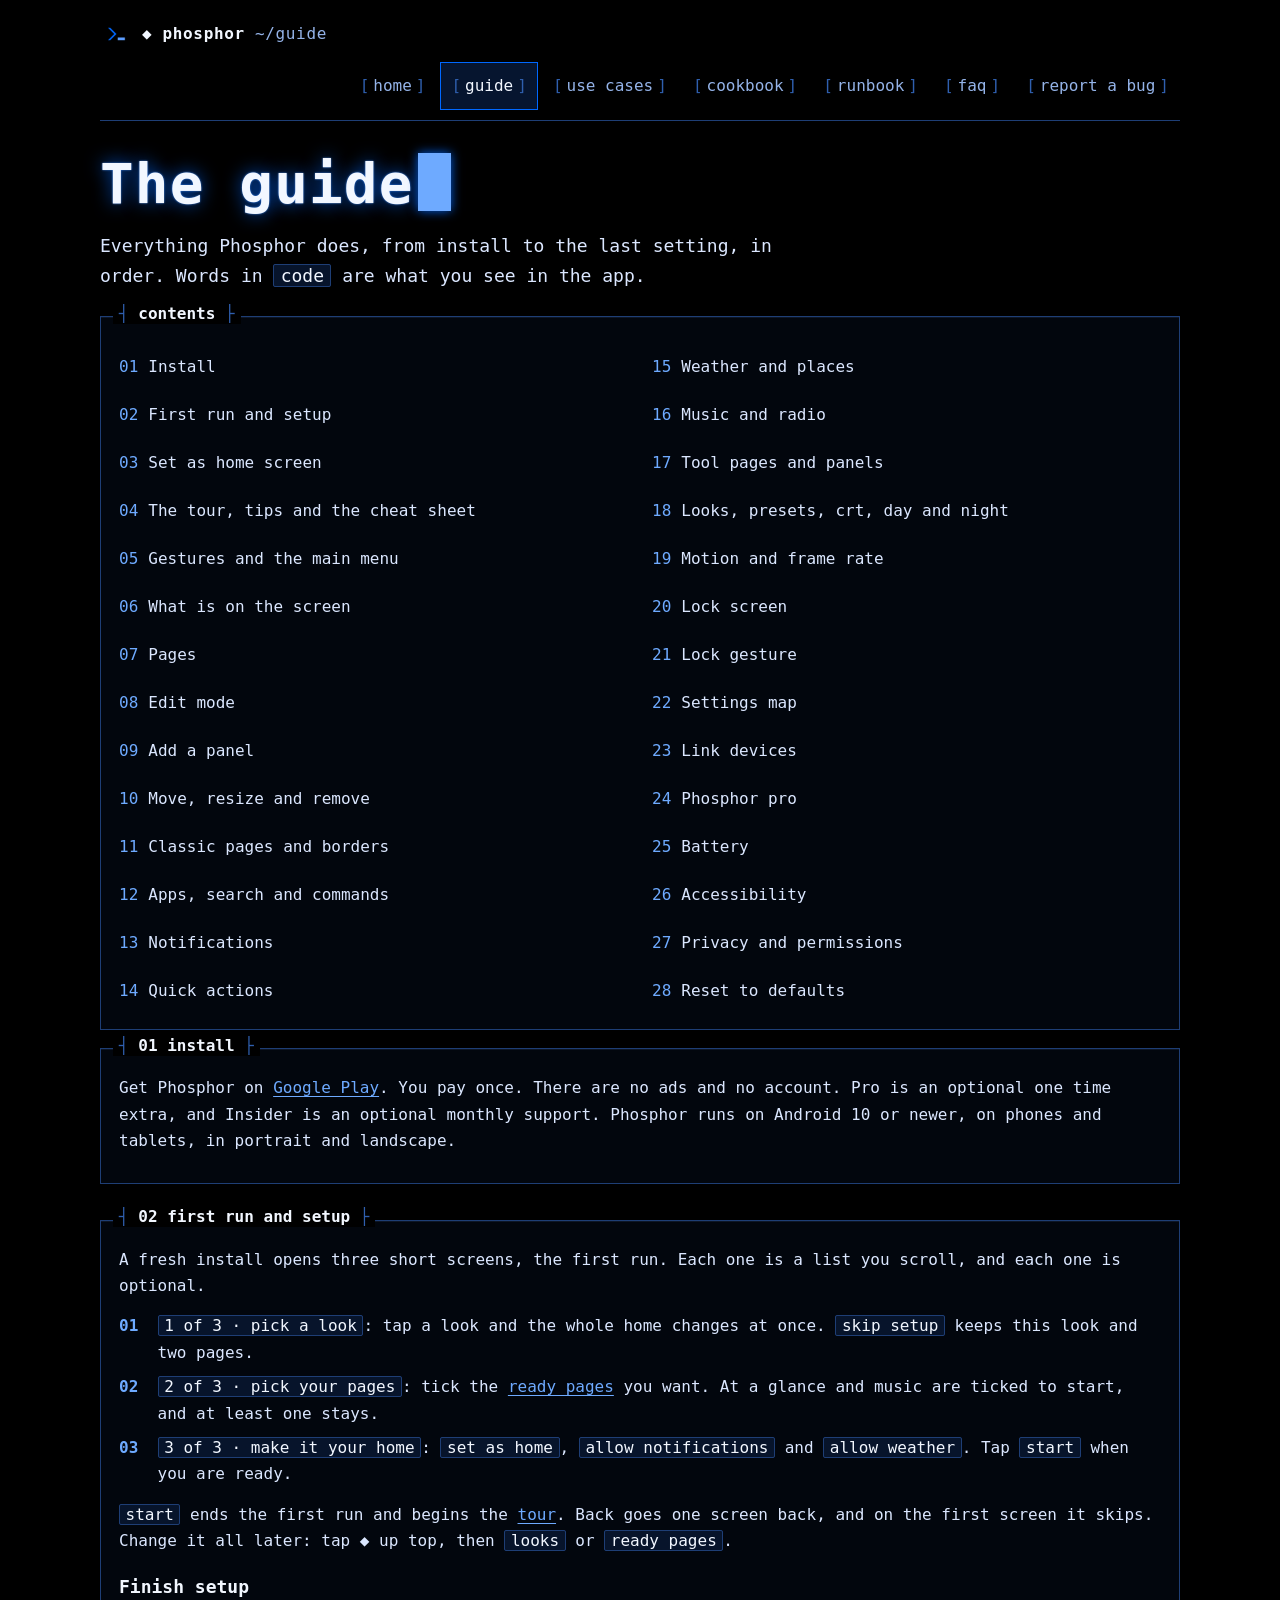
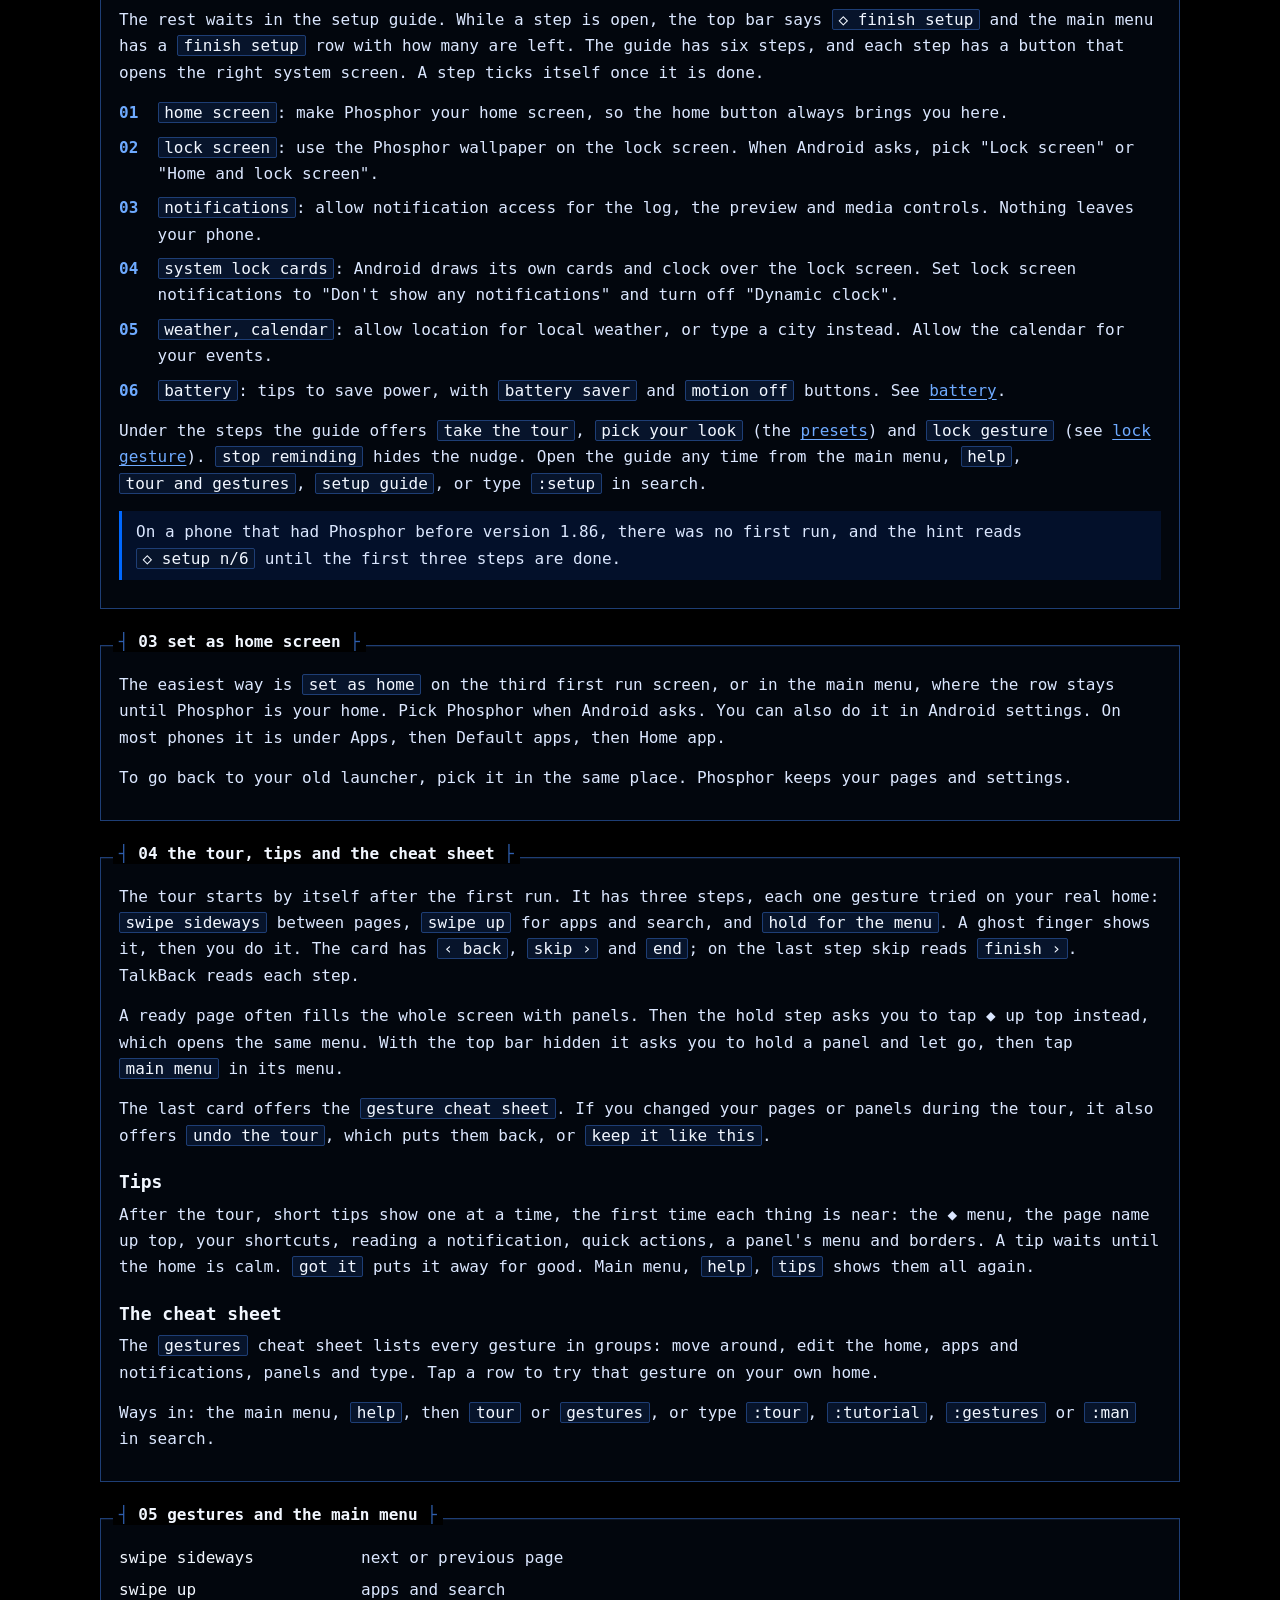
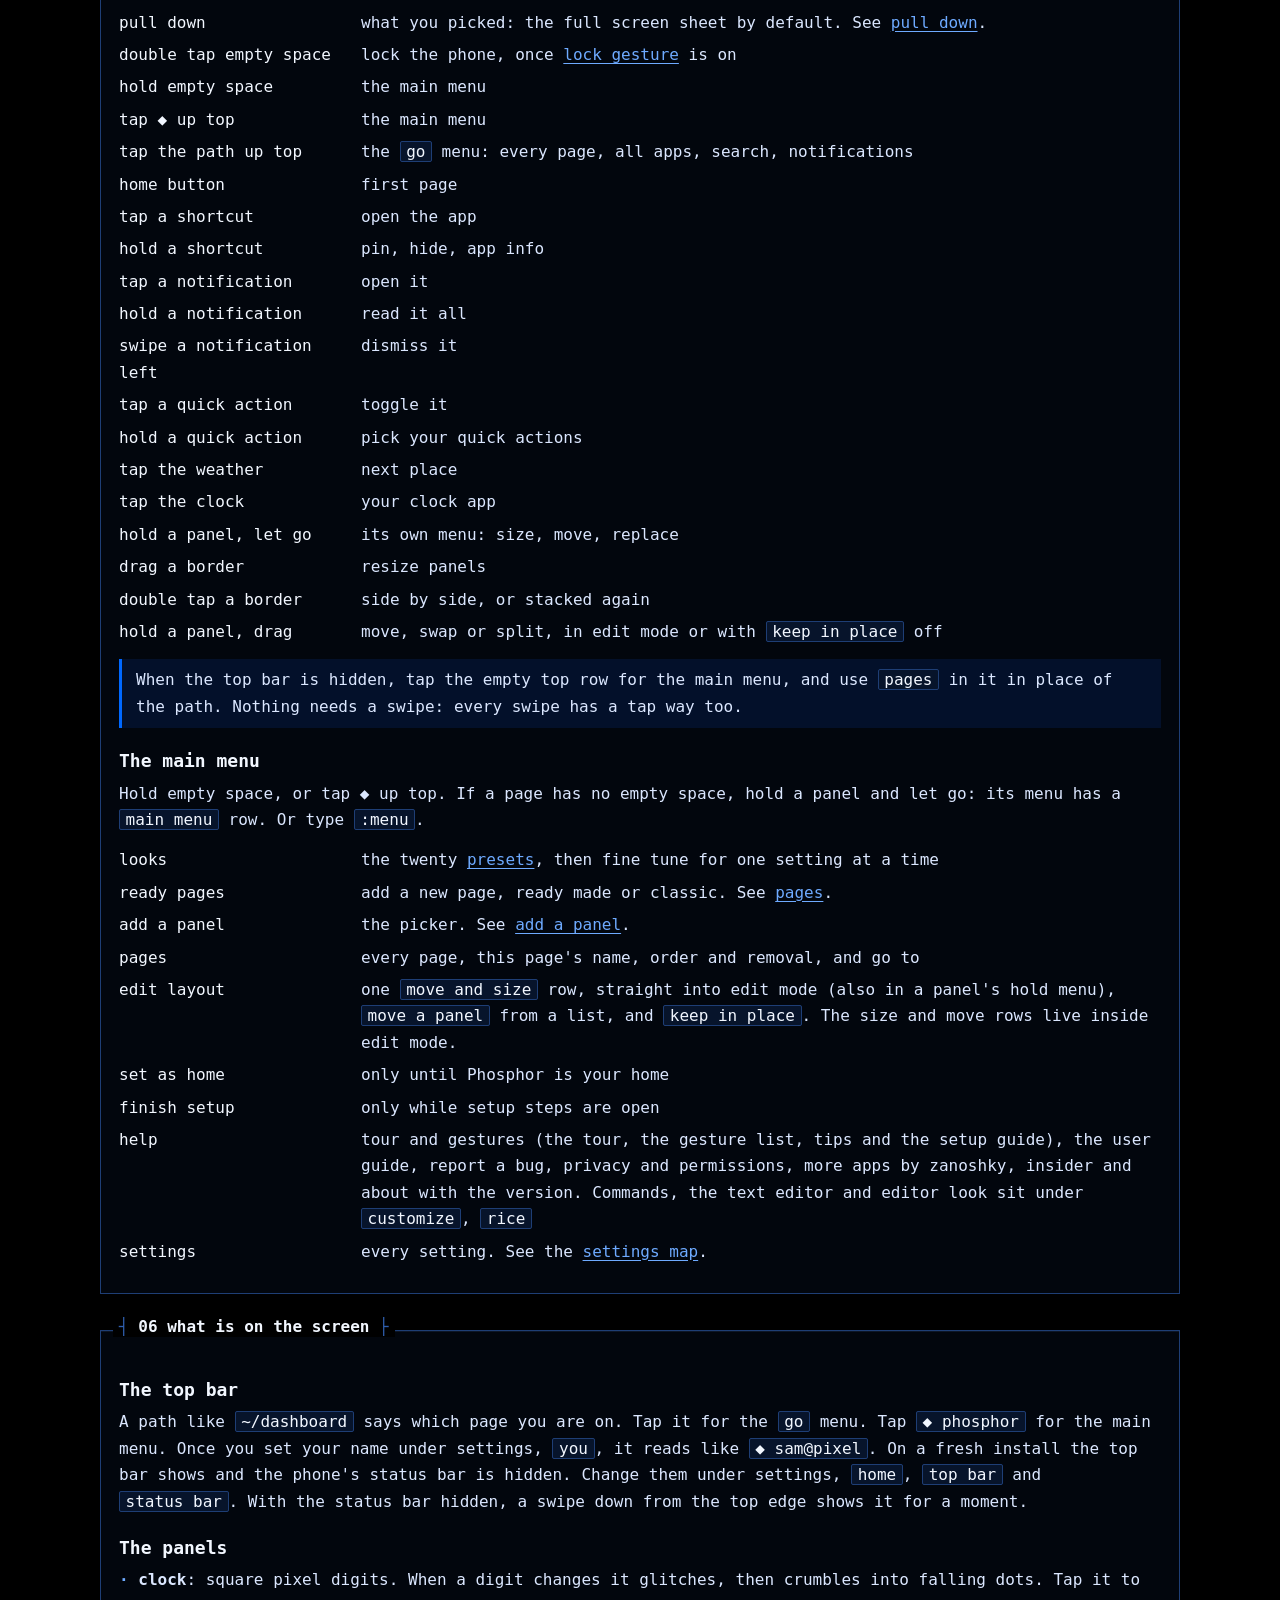
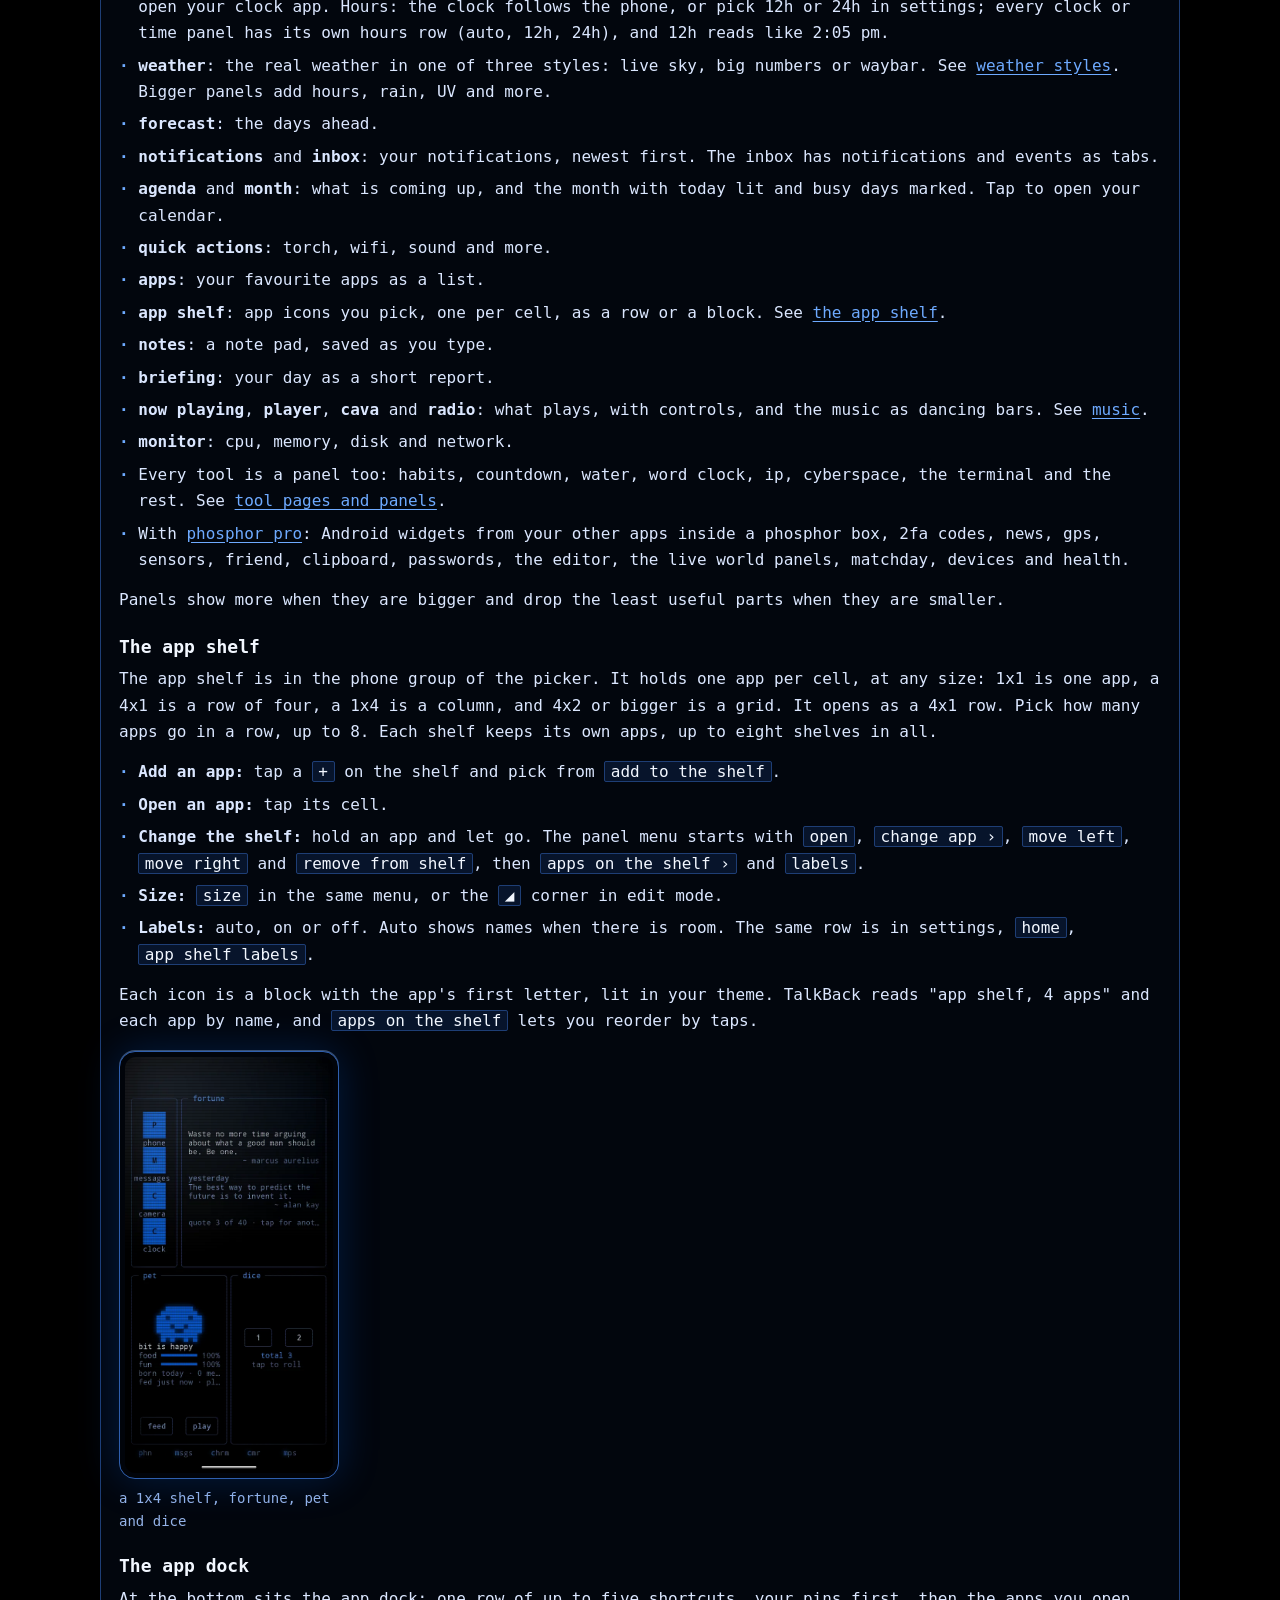
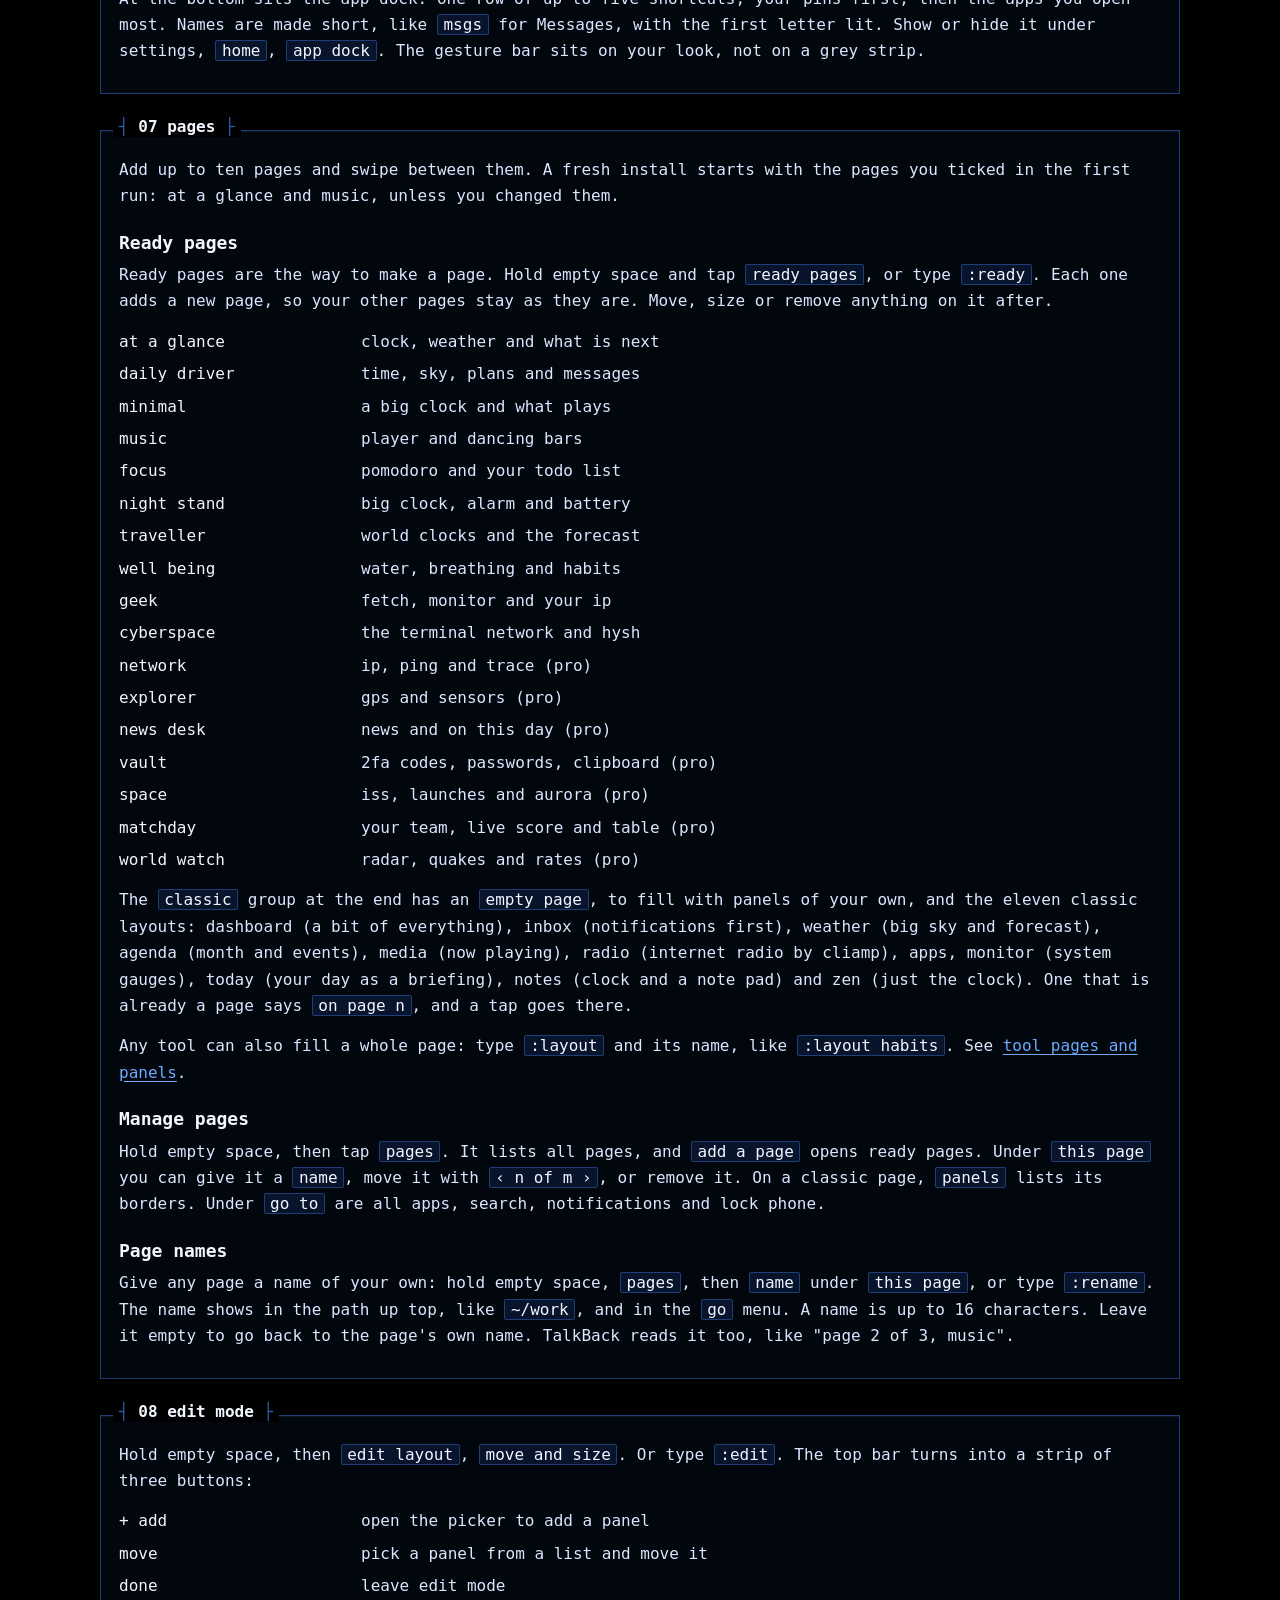
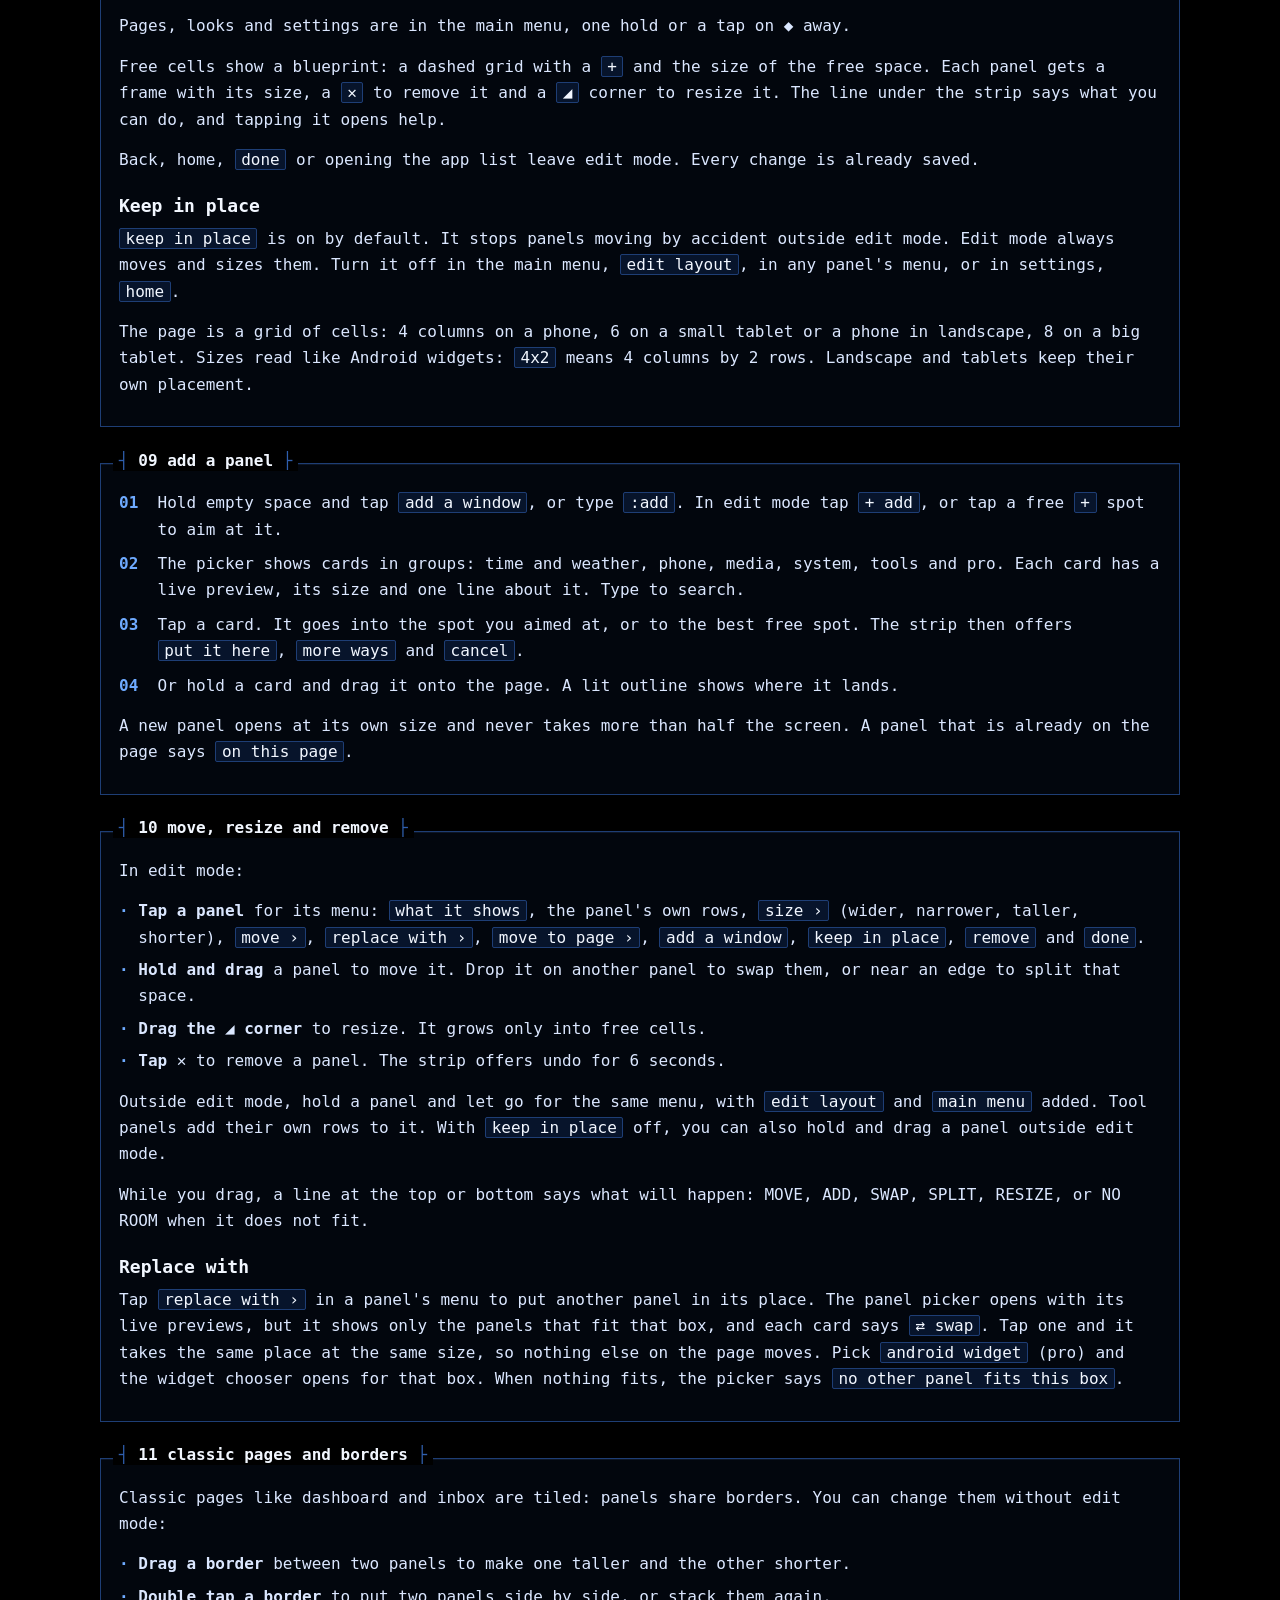
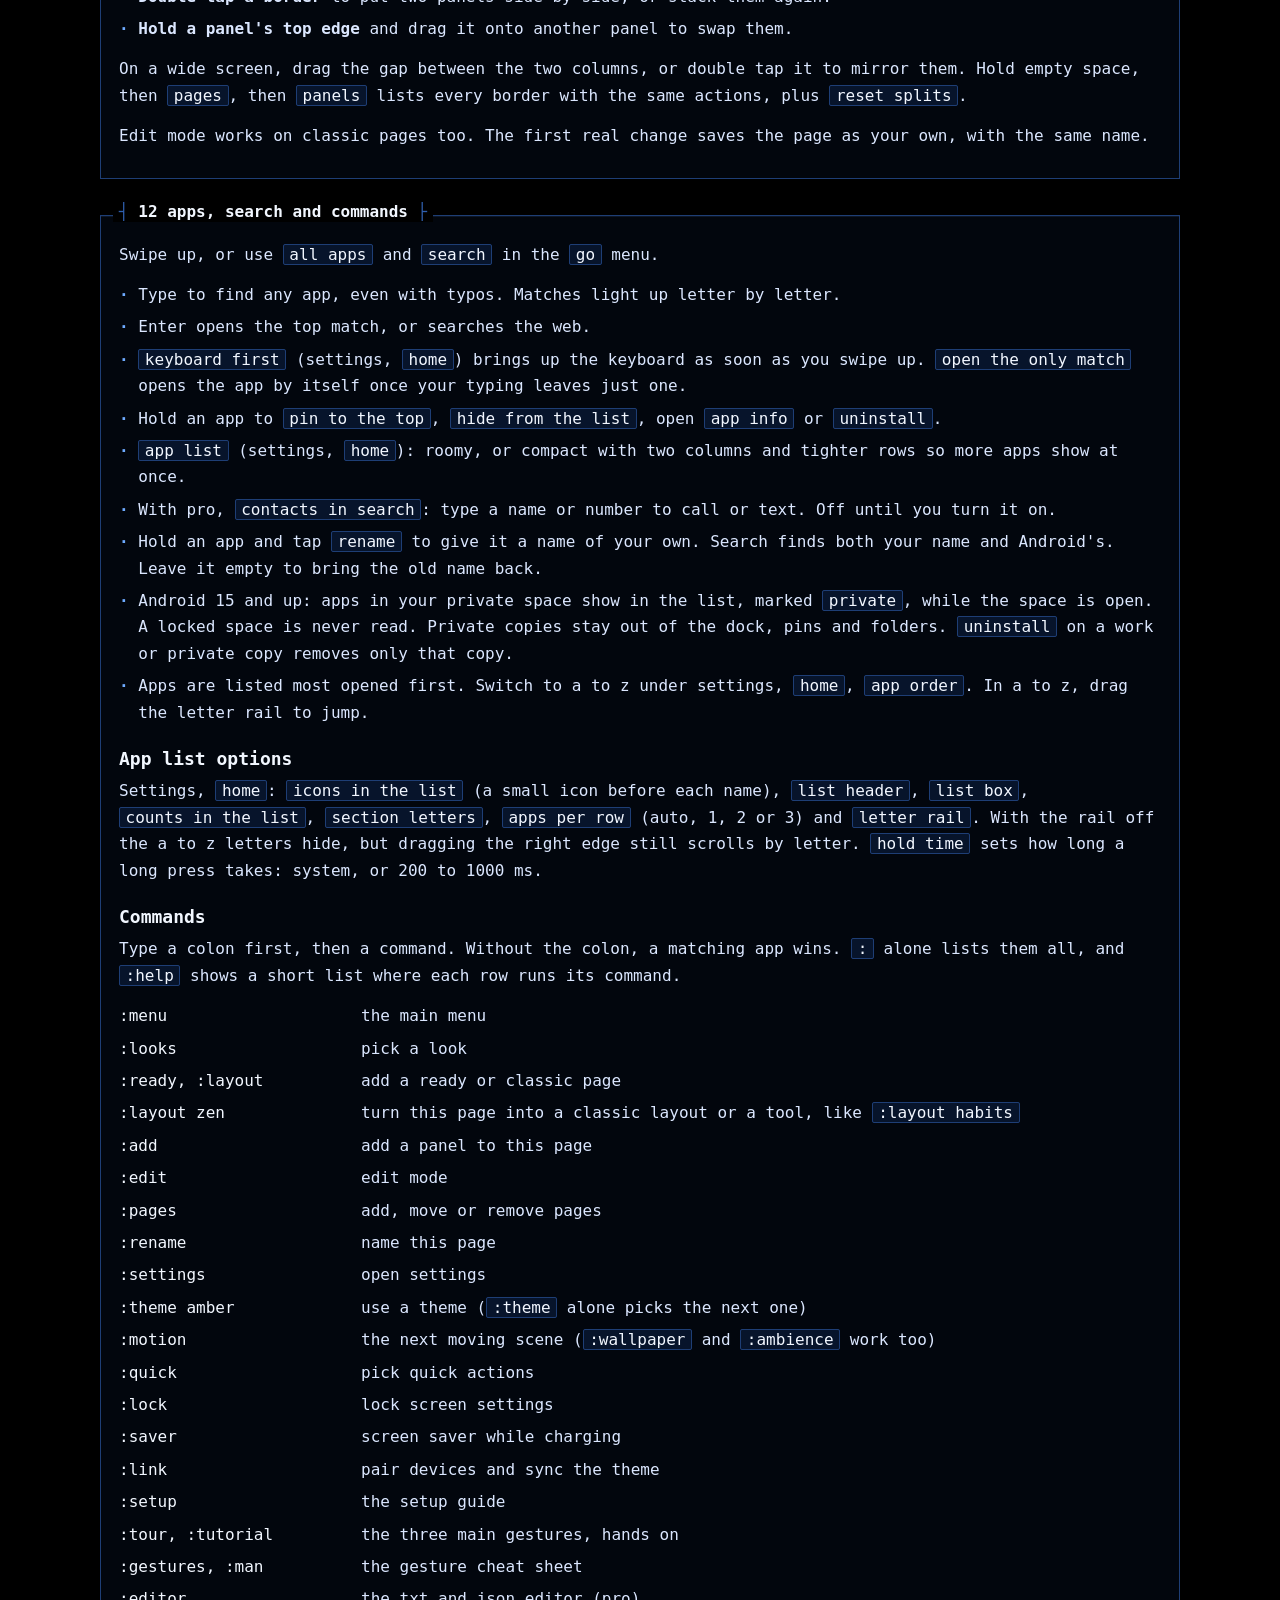
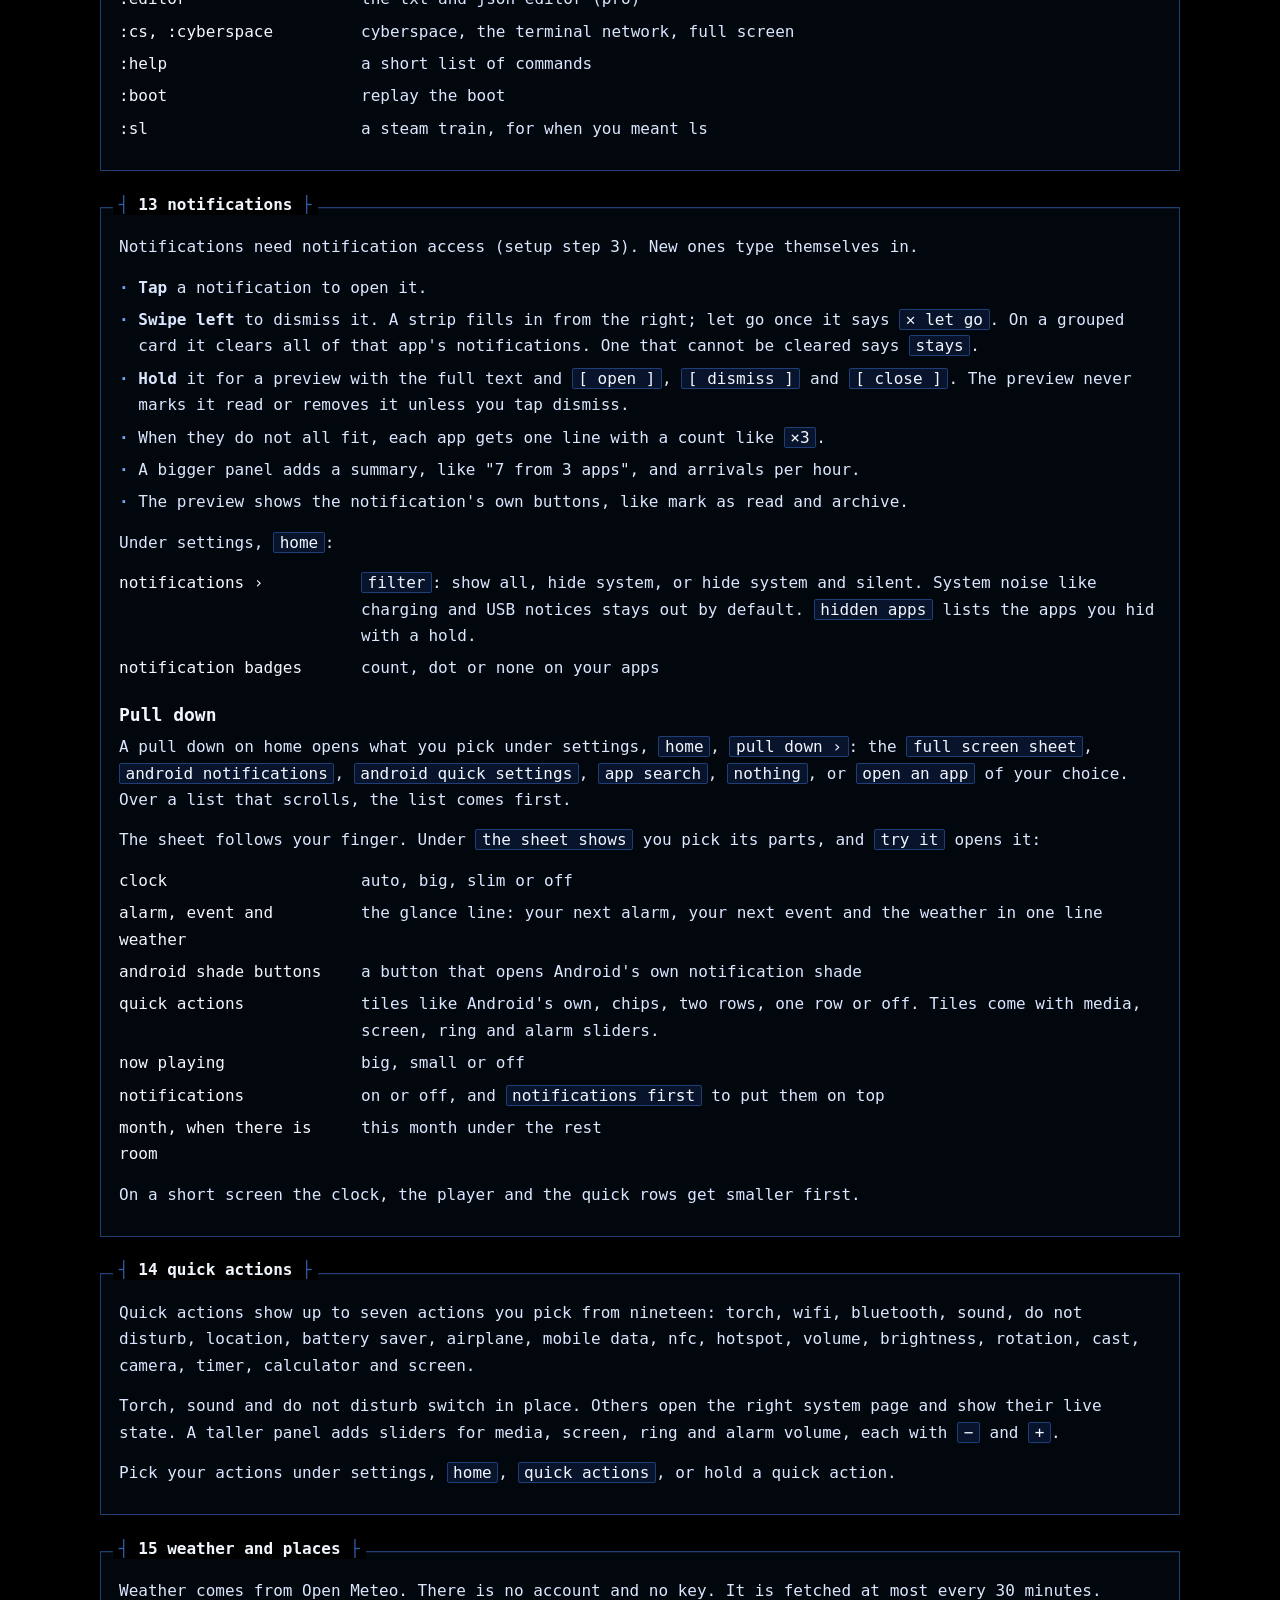
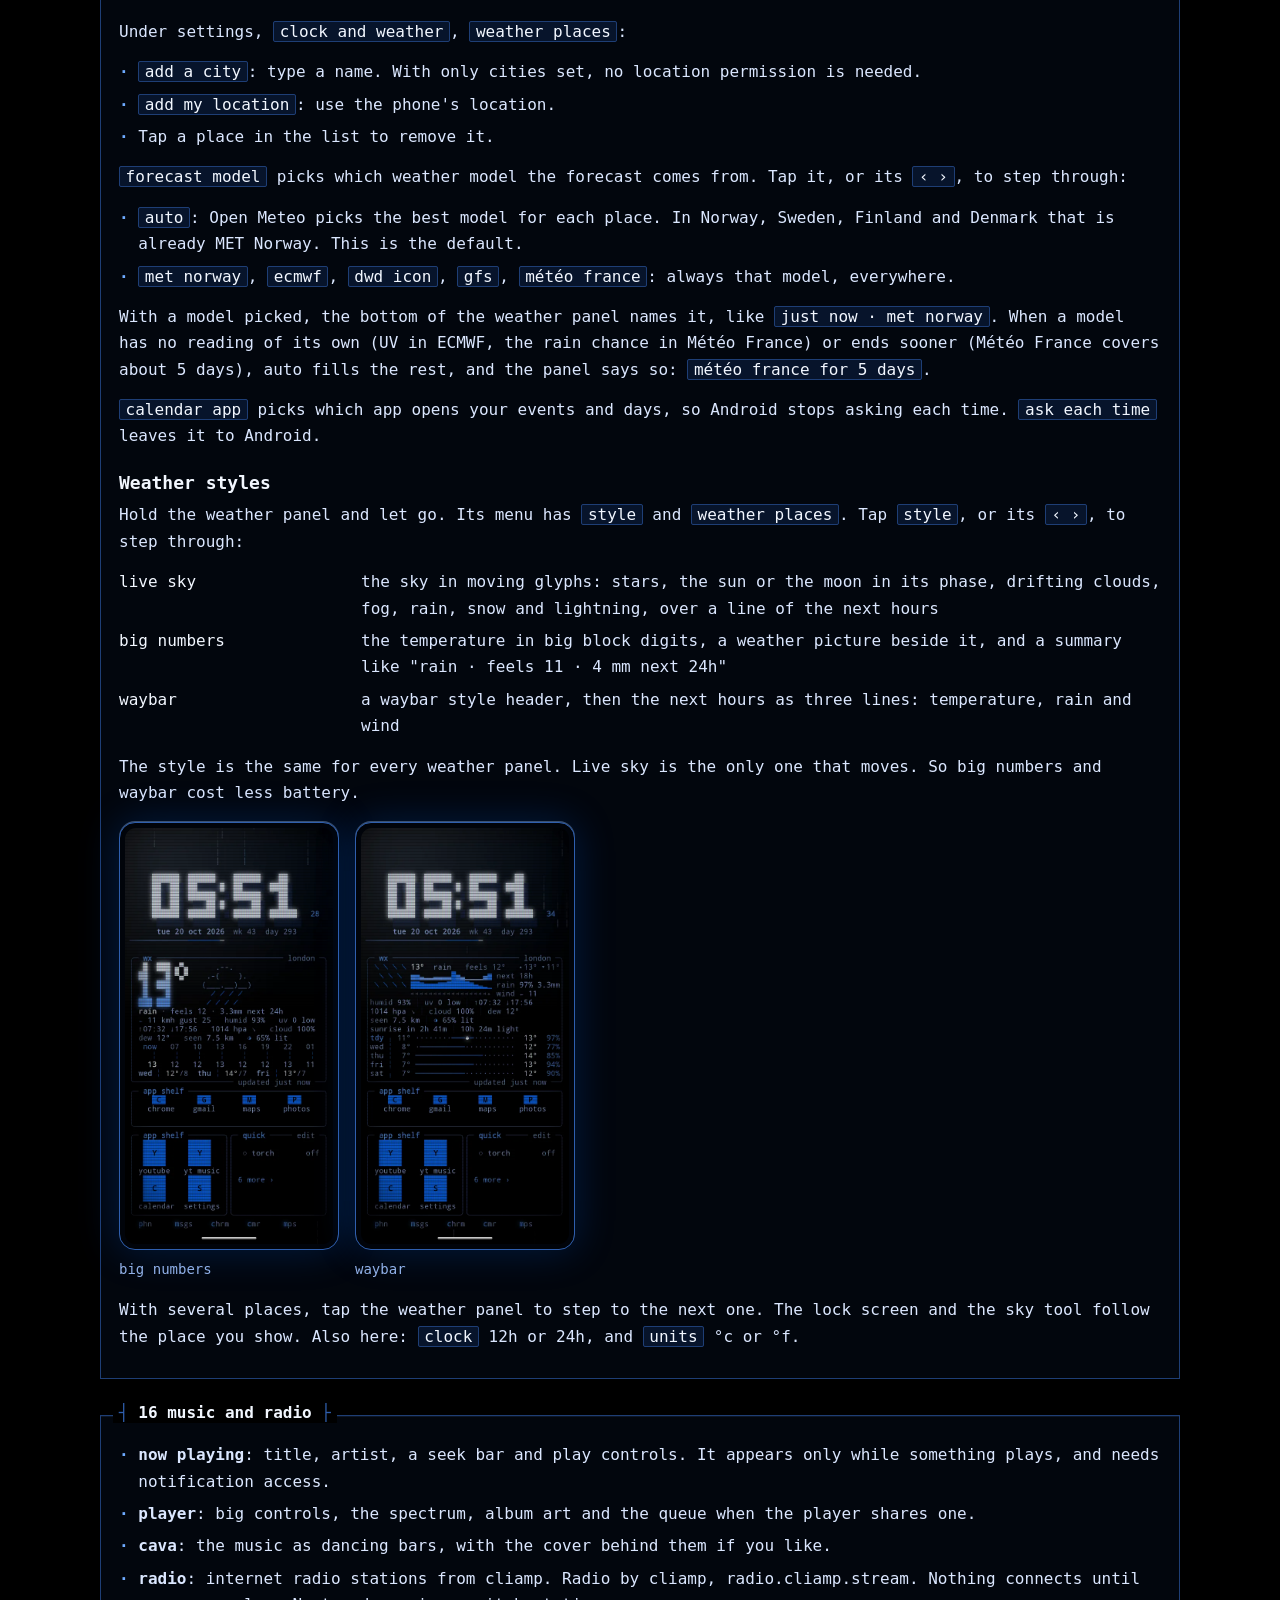
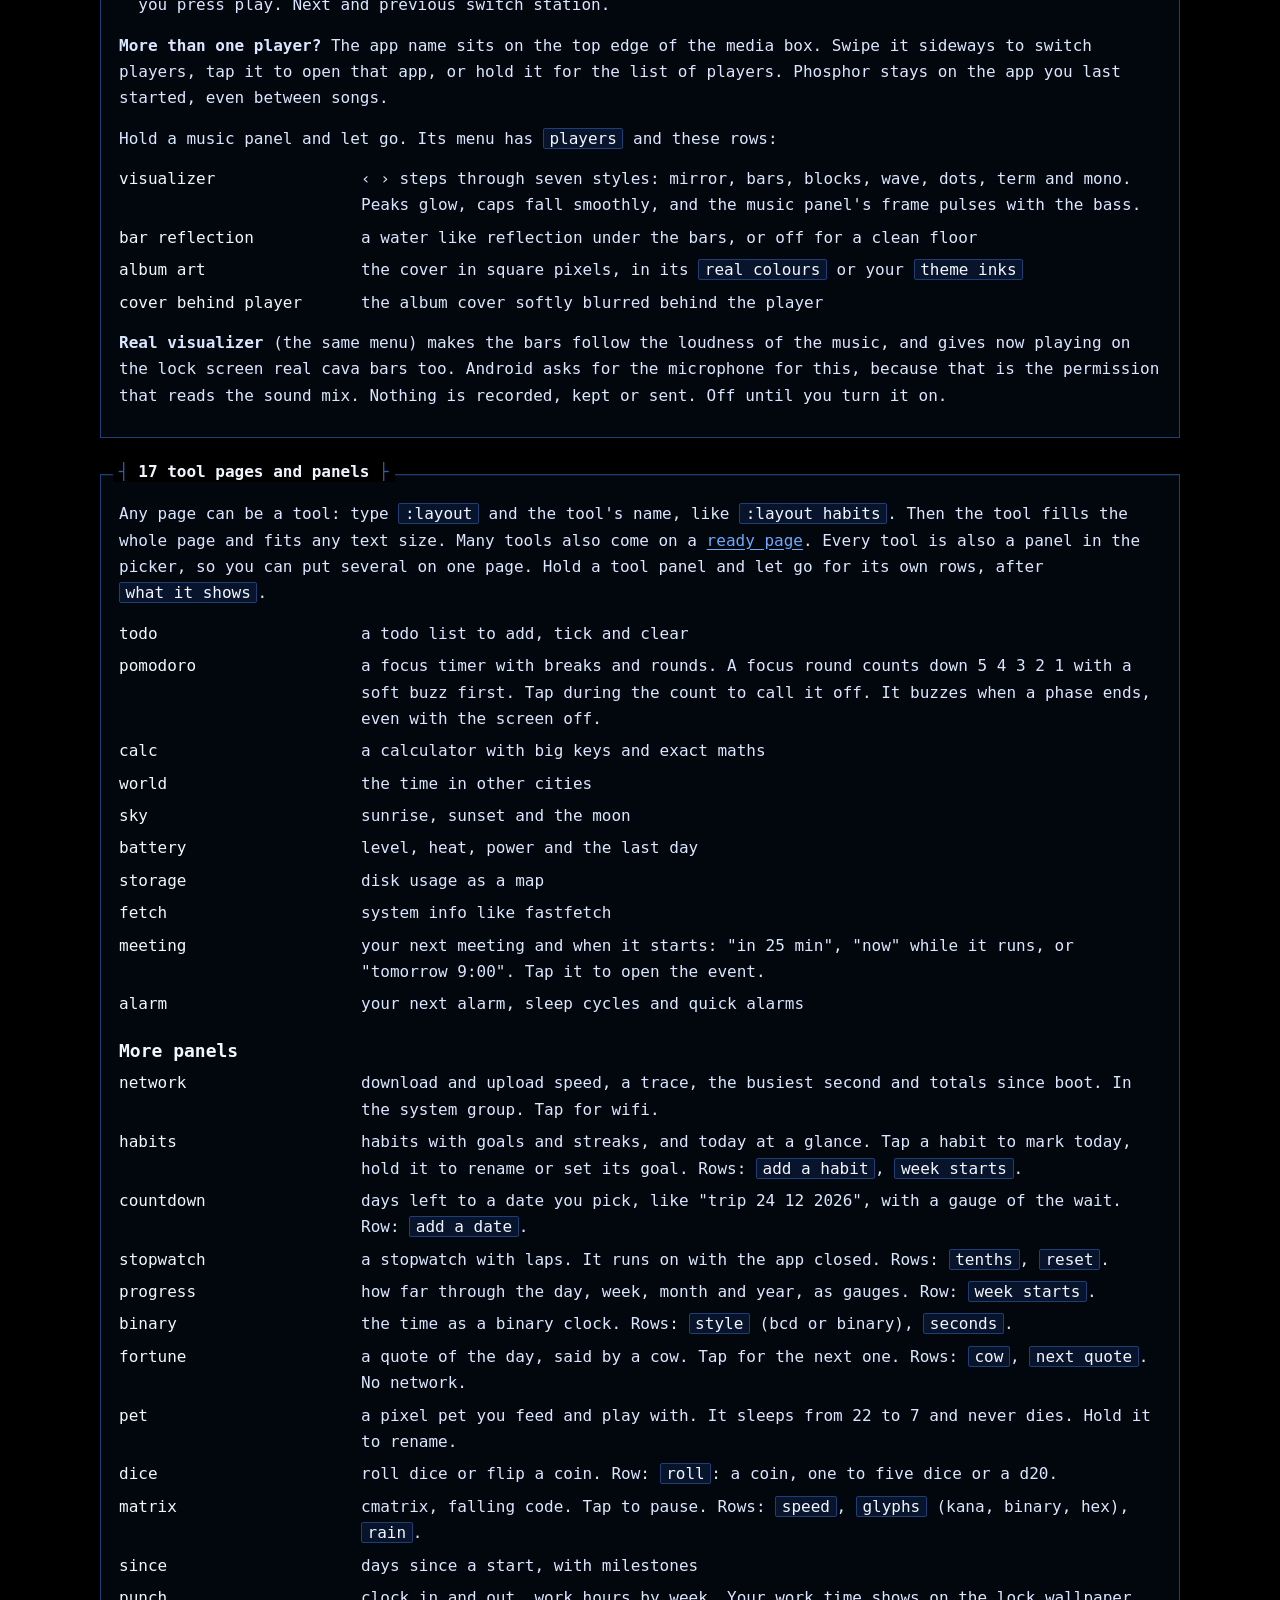
<file: docs/guide.html>
<!doctype html>
<html lang="en">
<head>
<meta charset="utf-8">
<meta name="viewport" content="width=device-width, initial-scale=1">
<title>Guide · Phosphor user guide</title>
<meta name="description" content="The Phosphor user guide from A to Z: first run, the tour, gestures, the menu, pages, edit mode, panels, themes, day and night, live weather, the app shelf, lock screen, settings, battery and accessibility.">
<meta name="theme-color" content="#000000">
<meta property="og:title" content="Guide · Phosphor user guide">
<meta property="og:description" content="The Phosphor user guide from A to Z: first run, the tour, gestures, the menu, pages, edit mode, panels, themes, day and night, live weather, the app shelf, lock screen, settings, battery and accessibility.">
<meta property="og:image" content="img/look-camel-and-navy.webp">
<link rel="icon" type="image/png" href="img/icon-192.png">
<link rel="stylesheet" href="style.css">
</head>
<body>
<a class="skip" href="#main">Skip to content</a>
<div class="wrap">
<header class="top">
  <a class="brand" href="index.html"><img src="img/icon-192.png" alt="" width="32" height="32"><span><span aria-hidden="true">◆ </span>phosphor <span class="path">~/guide</span></span></a>
  <nav class="nav" aria-label="Guide pages"><ul><li><a href="index.html">home</a></li><li><a href="guide.html" aria-current="page">guide</a></li><li><a href="use-cases.html">use cases</a></li><li><a href="cookbook.html">cookbook</a></li><li><a href="runbook.html">runbook</a></li><li><a href="faq.html">faq</a></li><li><a href="report.html">report a bug</a></li></ul></nav>
</header>
<main id="main">

<h1>The guide<span class="cursor" aria-hidden="true"></span></h1>
<p class="lede">Everything Phosphor does, from install to the last setting, in order. Words in <code>code</code> are what you see in the app.</p>
<nav class="box toc" aria-labelledby="toc-h"><h2 class="tag" id="toc-h">contents</h2><ol><li><a href="#install"><span class="n">01</span>Install</a></li><li><a href="#setup"><span class="n">02</span>First run and setup</a></li><li><a href="#home"><span class="n">03</span>Set as home screen</a></li><li><a href="#tour"><span class="n">04</span>The tour, tips and the cheat sheet</a></li><li><a href="#gestures"><span class="n">05</span>Gestures and the main menu</a></li><li><a href="#screen"><span class="n">06</span>What is on the screen</a></li><li><a href="#pages"><span class="n">07</span>Pages</a></li><li><a href="#edit"><span class="n">08</span>Edit mode</a></li><li><a href="#add"><span class="n">09</span>Add a panel</a></li><li><a href="#move"><span class="n">10</span>Move, resize and remove</a></li><li><a href="#presets"><span class="n">11</span>Classic pages and borders</a></li><li><a href="#apps"><span class="n">12</span>Apps, search and commands</a></li><li><a href="#notifications"><span class="n">13</span>Notifications</a></li><li><a href="#quick"><span class="n">14</span>Quick actions</a></li><li><a href="#weather"><span class="n">15</span>Weather and places</a></li><li><a href="#music"><span class="n">16</span>Music and radio</a></li><li><a href="#tools"><span class="n">17</span>Tool pages and panels</a></li><li><a href="#looks"><span class="n">18</span>Looks, presets, crt, day and night</a></li><li><a href="#motion"><span class="n">19</span>Motion and frame rate</a></li><li><a href="#lock"><span class="n">20</span>Lock screen</a></li><li><a href="#lockgesture"><span class="n">21</span>Lock gesture</a></li><li><a href="#settings"><span class="n">22</span>Settings map</a></li><li><a href="#link"><span class="n">23</span>Link devices</a></li><li><a href="#pro"><span class="n">24</span>Phosphor pro</a></li><li><a href="#battery"><span class="n">25</span>Battery</a></li><li><a href="#a11y"><span class="n">26</span>Accessibility</a></li><li><a href="#privacy"><span class="n">27</span>Privacy and permissions</a></li><li><a href="#reset"><span class="n">28</span>Reset to defaults</a></li></ol></nav>

<section class="box " id="install" aria-labelledby="install-h"><h2 class="tag" id="install-h">01 install</h2>

<p>Get Phosphor on <a href="https://play.google.com/store/apps/details?id=com.zanoshky.phosphor&amp;referrer=utm_source%3Dgithub%26utm_medium%3Dguide%26utm_campaign%3Dphosphor-2026-11">Google Play</a>. You pay once. There are no ads and no account. Pro is an optional one time extra, and Insider is an optional monthly support. Phosphor runs on Android 10 or newer, on phones and tablets, in portrait and landscape.</p>

</section>

<section class="box " id="setup" aria-labelledby="setup-h"><h2 class="tag" id="setup-h">02 first run and setup</h2>

<p>A fresh install opens three short screens, the first run. Each one is a list you scroll, and each one is optional.</p>
<ol class="steps">
  <li><code>1 of 3 · pick a look</code>: tap a look and the whole home changes at once. <code>skip setup</code> keeps this look and two pages.</li>
  <li><code>2 of 3 · pick your pages</code>: tick the <a href="#pages">ready pages</a> you want. At a glance and music are ticked to start, and at least one stays.</li>
  <li><code>3 of 3 · make it your home</code>: <code>set as home</code>, <code>allow notifications</code> and <code>allow weather</code>. Tap <code>start</code> when you are ready.</li>
</ol>
<p><code>start</code> ends the first run and begins the <a href="#tour">tour</a>. Back goes one screen back, and on the first screen it skips. Change it all later: tap ◆ up top, then <code>looks</code> or <code>ready pages</code>.</p>
<h3>Finish setup</h3>
<p>The rest waits in the setup guide. While a step is open, the top bar says <code>◇ finish setup</code> and the main menu has a <code>finish setup</code> row with how many are left. The guide has six steps, and each step has a button that opens the right system screen. A step ticks itself once it is done.</p>
<ol class="steps">
  <li><code>home screen</code>: make Phosphor your home screen, so the home button always brings you here.</li>
  <li><code>lock screen</code>: use the Phosphor wallpaper on the lock screen. When Android asks, pick "Lock screen" or "Home and lock screen".</li>
  <li><code>notifications</code>: allow notification access for the log, the preview and media controls. Nothing leaves your phone.</li>
  <li><code>system lock cards</code>: Android draws its own cards and clock over the lock screen. Set lock screen notifications to "Don't show any notifications" and turn off "Dynamic clock".</li>
  <li><code>weather, calendar</code>: allow location for local weather, or type a city instead. Allow the calendar for your events.</li>
  <li><code>battery</code>: tips to save power, with <code>battery saver</code> and <code>motion off</code> buttons. See <a href="#battery">battery</a>.</li>
</ol>
<p>Under the steps the guide offers <code>take the tour</code>, <code>pick your look</code> (the <a href="#presets-look">presets</a>) and <code>lock gesture</code> (see <a href="#lockgesture">lock gesture</a>). <code>stop reminding</code> hides the nudge. Open the guide any time from the main menu, <code>help</code>, <code>tour and gestures</code>, <code>setup guide</code>, or type <code>:setup</code> in search.</p>
<p class="note">On a phone that had Phosphor before version 1.86, there was no first run, and the hint reads <code>◇ setup n/6</code> until the first three steps are done.</p>

</section>

<section class="box " id="home" aria-labelledby="home-h"><h2 class="tag" id="home-h">03 set as home screen</h2>

<p>The easiest way is <code>set as home</code> on the third first run screen, or in the main menu, where the row stays until Phosphor is your home. Pick Phosphor when Android asks. You can also do it in Android settings. On most phones it is under Apps, then Default apps, then Home app.</p>
<p>To go back to your old launcher, pick it in the same place. Phosphor keeps your pages and settings.</p>

</section>

<section class="box " id="tour" aria-labelledby="tour-h"><h2 class="tag" id="tour-h">04 the tour, tips and the cheat sheet</h2>

<p>The tour starts by itself after the first run. It has three steps, each one gesture tried on your real home: <code>swipe sideways</code> between pages, <code>swipe up</code> for apps and search, and <code>hold for the menu</code>. A ghost finger shows it, then you do it. The card has <code>‹ back</code>, <code>skip ›</code> and <code>end</code>; on the last step skip reads <code>finish ›</code>. TalkBack reads each step.</p>
<p>A ready page often fills the whole screen with panels. Then the hold step asks you to tap ◆ up top instead, which opens the same menu. With the top bar hidden it asks you to hold a panel and let go, then tap <code>main menu</code> in its menu.</p>
<p>The last card offers the <code>gesture cheat sheet</code>. If you changed your pages or panels during the tour, it also offers <code>undo the tour</code>, which puts them back, or <code>keep it like this</code>.</p>
<h3>Tips</h3>
<p>After the tour, short tips show one at a time, the first time each thing is near: the ◆ menu, the page name up top, your shortcuts, reading a notification, quick actions, a panel's menu and borders. A tip waits until the home is calm. <code>got it</code> puts it away for good. Main menu, <code>help</code>, <code>tips</code> shows them all again.</p>
<h3>The cheat sheet</h3>
<p>The <code>gestures</code> cheat sheet lists every gesture in groups: move around, edit the home, apps and notifications, panels and type. Tap a row to try that gesture on your own home.</p>
<p>Ways in: the main menu, <code>help</code>, then <code>tour</code> or <code>gestures</code>, or type <code>:tour</code>, <code>:tutorial</code>, <code>:gestures</code> or <code>:man</code> in search.</p>

</section>

<section class="box " id="gestures" aria-labelledby="gestures-h"><h2 class="tag" id="gestures-h">05 gestures and the main menu</h2>

<dl class="keys">
  <dt>swipe sideways</dt><dd>next or previous page</dd>
  <dt>swipe up</dt><dd>apps and search</dd>
  <dt>pull down</dt><dd>what you picked: the full screen sheet by default. See <a href="#pulldown">pull down</a>.</dd>
  <dt>double tap empty space</dt><dd>lock the phone, once <a href="#lockgesture">lock gesture</a> is on</dd>
  <dt>hold empty space</dt><dd>the main menu</dd>
  <dt>tap ◆ up top</dt><dd>the main menu</dd>
  <dt>tap the path up top</dt><dd>the <code>go</code> menu: every page, all apps, search, notifications</dd>
  <dt>home button</dt><dd>first page</dd>
  <dt>tap a shortcut</dt><dd>open the app</dd>
  <dt>hold a shortcut</dt><dd>pin, hide, app info</dd>
  <dt>tap a notification</dt><dd>open it</dd>
  <dt>hold a notification</dt><dd>read it all</dd>
  <dt>swipe a notification left</dt><dd>dismiss it</dd>
  <dt>tap a quick action</dt><dd>toggle it</dd>
  <dt>hold a quick action</dt><dd>pick your quick actions</dd>
  <dt>tap the weather</dt><dd>next place</dd>
  <dt>tap the clock</dt><dd>your clock app</dd>
  <dt>hold a panel, let go</dt><dd>its own menu: size, move, replace</dd>
  <dt>drag a border</dt><dd>resize panels</dd>
  <dt>double tap a border</dt><dd>side by side, or stacked again</dd>
  <dt>hold a panel, drag</dt><dd>move, swap or split, in edit mode or with <code>keep in place</code> off</dd>
</dl>
<p class="note">When the top bar is hidden, tap the empty top row for the main menu, and use <code>pages</code> in it in place of the path. Nothing needs a swipe: every swipe has a tap way too.</p>
<h3 id="menu">The main menu</h3>
<p>Hold empty space, or tap ◆ up top. If a page has no empty space, hold a panel and let go: its menu has a <code>main menu</code> row. Or type <code>:menu</code>.</p>
<dl class="keys">
  <dt>looks</dt><dd>the twenty <a href="#presets-look">presets</a>, then fine tune for one setting at a time</dd>
  <dt>ready pages</dt><dd>add a new page, ready made or classic. See <a href="#pages">pages</a>.</dd>
  <dt>add a panel</dt><dd>the picker. See <a href="#add">add a panel</a>.</dd>
  <dt>pages</dt><dd>every page, this page's name, order and removal, and go to</dd>
  <dt>edit layout</dt><dd>one <code>move and size</code> row, straight into edit mode (also in a panel's hold menu), <code>move a panel</code> from a list, and <code>keep in place</code>. The size and move rows live inside edit mode.</dd>
  <dt>set as home</dt><dd>only until Phosphor is your home</dd>
  <dt>finish setup</dt><dd>only while setup steps are open</dd>
  <dt>help</dt><dd>tour and gestures (the tour, the gesture list, tips and the setup guide), the user guide, report a bug, privacy and permissions, more apps by zanoshky, insider and about with the version. Commands, the text editor and editor look sit under <code>customize</code>, <code>rice</code></dd>
  <dt>settings</dt><dd>every setting. See the <a href="#settings">settings map</a>.</dd>
</dl>

</section>

<section class="box " id="screen" aria-labelledby="screen-h"><h2 class="tag" id="screen-h">06 what is on the screen</h2>

<h3>The top bar</h3>
<p>A path like <code>~/dashboard</code> says which page you are on. Tap it for the <code>go</code> menu. Tap <code>◆ phosphor</code> for the main menu. Once you set your name under settings, <code>you</code>, it reads like <code>◆ sam@pixel</code>. On a fresh install the top bar shows and the phone's status bar is hidden. Change them under settings, <code>home</code>, <code>top bar</code> and <code>status bar</code>. With the status bar hidden, a swipe down from the top edge shows it for a moment.</p>
<h3>The panels</h3>
<ul class="term">
  <li><b>clock</b>: square pixel digits. When a digit changes it glitches, then crumbles into falling dots. Tap it to open your clock app. Hours: the clock follows the phone, or pick 12h or 24h in settings; every clock or time panel has its own hours row (auto, 12h, 24h), and 12h reads like 2:05 pm.</li>
  <li><b>weather</b>: the real weather in one of three styles: live sky, big numbers or waybar. See <a href="#wxstyles">weather styles</a>. Bigger panels add hours, rain, UV and more.</li>
  <li><b>forecast</b>: the days ahead.</li>
  <li><b>notifications</b> and <b>inbox</b>: your notifications, newest first. The inbox has notifications and events as tabs.</li>
  <li><b>agenda</b> and <b>month</b>: what is coming up, and the month with today lit and busy days marked. Tap to open your calendar.</li>
  <li><b>quick actions</b>: torch, wifi, sound and more.</li>
  <li><b>apps</b>: your favourite apps as a list.</li>
  <li><b>app shelf</b>: app icons you pick, one per cell, as a row or a block. See <a href="#shelf">the app shelf</a>.</li>
  <li><b>notes</b>: a note pad, saved as you type.</li>
  <li><b>briefing</b>: your day as a short report.</li>
  <li><b>now playing</b>, <b>player</b>, <b>cava</b> and <b>radio</b>: what plays, with controls, and the music as dancing bars. See <a href="#music">music</a>.</li>
  <li><b>monitor</b>: cpu, memory, disk and network.</li>
  <li>Every tool is a panel too: habits, countdown, water, word clock, ip, cyberspace, the terminal and the rest. See <a href="#tools">tool pages and panels</a>.</li>
  <li>With <a href="#pro">phosphor pro</a>: Android widgets from your other apps inside a phosphor box, 2fa codes, news, gps, sensors, friend, clipboard, passwords, the editor, the live world panels, matchday, devices and health.</li>
</ul>
<p>Panels show more when they are bigger and drop the least useful parts when they are smaller.</p>
<h3 id="shelf">The app shelf</h3>
<p>The app shelf is in the phone group of the picker. It holds one app per cell, at any size: 1x1 is one app, a 4x1 is a row of four, a 1x4 is a column, and 4x2 or bigger is a grid. It opens as a 4x1 row. Pick how many apps go in a row, up to 8. Each shelf keeps its own apps, up to eight shelves in all.</p>
<ul class="term">
  <li><b>Add an app:</b> tap a <code>+</code> on the shelf and pick from <code>add to the shelf</code>.</li>
  <li><b>Open an app:</b> tap its cell.</li>
  <li><b>Change the shelf:</b> hold an app and let go. The panel menu starts with <code>open</code>, <code>change app ›</code>, <code>move left</code>, <code>move right</code> and <code>remove from shelf</code>, then <code>apps on the shelf ›</code> and <code>labels</code>.</li>
  <li><b>Size:</b> <code>size</code> in the same menu, or the <code>◢</code> corner in edit mode.</li>
  <li><b>Labels:</b> auto, on or off. Auto shows names when there is room. The same row is in settings, <code>home</code>, <code>app shelf labels</code>.</li>
</ul>
<p>Each icon is a block with the app's first letter, lit in your theme. TalkBack reads "app shelf, 4 apps" and each app by name, and <code>apps on the shelf</code> lets you reorder by taps.</p>
<div class="pair"><figure><div class="phone"><img src="img/new-shelf.webp" width="540" height="1080" loading="lazy" alt="A page with a 1x4 app shelf column of phone, messages, camera and clock, beside a fortune panel with a quote by Marcus Aurelius, a pixel pet that is happy, and dice that rolled 1 and 2."></div><figcaption>a 1x4 shelf, fortune, pet and dice</figcaption></figure></div>
<h3>The app dock</h3>
<p>At the bottom sits the app dock: one row of up to five shortcuts, your pins first, then the apps you open most. Names are made short, like <code>msgs</code> for Messages, with the first letter lit. Show or hide it under settings, <code>home</code>, <code>app dock</code>. The gesture bar sits on your look, not on a grey strip.</p>

</section>

<section class="box " id="pages" aria-labelledby="pages-h"><h2 class="tag" id="pages-h">07 pages</h2>

<p>Add up to ten pages and swipe between them. A fresh install starts with the pages you ticked in the first run: at a glance and music, unless you changed them.</p>
<h3 id="ready">Ready pages</h3>
<p>Ready pages are the way to make a page. Hold empty space and tap <code>ready pages</code>, or type <code>:ready</code>. Each one adds a new page, so your other pages stay as they are. Move, size or remove anything on it after.</p>
<dl class="keys">
  <dt>at a glance</dt><dd>clock, weather and what is next</dd>
  <dt>daily driver</dt><dd>time, sky, plans and messages</dd>
  <dt>minimal</dt><dd>a big clock and what plays</dd>
  <dt>music</dt><dd>player and dancing bars</dd>
  <dt>focus</dt><dd>pomodoro and your todo list</dd>
  <dt>night stand</dt><dd>big clock, alarm and battery</dd>
  <dt>traveller</dt><dd>world clocks and the forecast</dd>
  <dt>well being</dt><dd>water, breathing and habits</dd>
  <dt>geek</dt><dd>fetch, monitor and your ip</dd>
  <dt>cyberspace</dt><dd>the terminal network and hysh</dd>
  <dt>network</dt><dd>ip, ping and trace (pro)</dd>
  <dt>explorer</dt><dd>gps and sensors (pro)</dd>
  <dt>news desk</dt><dd>news and on this day (pro)</dd>
  <dt>vault</dt><dd>2fa codes, passwords, clipboard (pro)</dd>
  <dt>space</dt><dd>iss, launches and aurora (pro)</dd>
  <dt>matchday</dt><dd>your team, live score and table (pro)</dd>
  <dt>world watch</dt><dd>radar, quakes and rates (pro)</dd>
</dl>
<p>The <code>classic</code> group at the end has an <code>empty page</code>, to fill with panels of your own, and the eleven classic layouts: dashboard (a bit of everything), inbox (notifications first), weather (big sky and forecast), agenda (month and events), media (now playing), radio (internet radio by cliamp), apps, monitor (system gauges), today (your day as a briefing), notes (clock and a note pad) and zen (just the clock). One that is already a page says <code>on page n</code>, and a tap goes there.</p>
<p>Any tool can also fill a whole page: type <code>:layout</code> and its name, like <code>:layout habits</code>. See <a href="#tools">tool pages and panels</a>.</p>
<h3>Manage pages</h3>
<p>Hold empty space, then tap <code>pages</code>. It lists all pages, and <code>add a page</code> opens ready pages. Under <code>this page</code> you can give it a <code>name</code>, move it with <code>‹ n of m ›</code>, or remove it. On a classic page, <code>panels</code> lists its borders. Under <code>go to</code> are all apps, search, notifications and lock phone.</p>
<h3 id="pagenames">Page names</h3>
<p>Give any page a name of your own: hold empty space, <code>pages</code>, then <code>name</code> under <code>this page</code>, or type <code>:rename</code>. The name shows in the path up top, like <code>~/work</code>, and in the <code>go</code> menu. A name is up to 16 characters. Leave it empty to go back to the page's own name. TalkBack reads it too, like "page 2 of 3, music".</p>

</section>

<section class="box " id="edit" aria-labelledby="edit-h"><h2 class="tag" id="edit-h">08 edit mode</h2>

<p>Hold empty space, then <code>edit layout</code>, <code>move and size</code>. Or type <code>:edit</code>. The top bar turns into a strip of three buttons:</p>
<dl class="keys">
  <dt>+ add</dt><dd>open the picker to add a panel</dd>
  <dt>move</dt><dd>pick a panel from a list and move it</dd>
  <dt>done</dt><dd>leave edit mode</dd>
</dl>
<p>Pages, looks and settings are in the main menu, one hold or a tap on ◆ away.</p>
<p>Free cells show a blueprint: a dashed grid with a <code>+</code> and the size of the free space. Each panel gets a frame with its size, a <code>✕</code> to remove it and a <code>◢</code> corner to resize it. The line under the strip says what you can do, and tapping it opens help.</p>
<p>Back, home, <code>done</code> or opening the app list leave edit mode. Every change is already saved.</p>
<h3 id="keep">Keep in place</h3>
<p><code>keep in place</code> is on by default. It stops panels moving by accident outside edit mode. Edit mode always moves and sizes them. Turn it off in the main menu, <code>edit layout</code>, in any panel's menu, or in settings, <code>home</code>.</p>
<p>The page is a grid of cells: 4 columns on a phone, 6 on a small tablet or a phone in landscape, 8 on a big tablet. Sizes read like Android widgets: <code>4x2</code> means 4 columns by 2 rows. Landscape and tablets keep their own placement.</p>

</section>

<section class="box " id="add" aria-labelledby="add-h"><h2 class="tag" id="add-h">09 add a panel</h2>

<ol class="steps">
  <li>Hold empty space and tap <code>add a window</code>, or type <code>:add</code>. In edit mode tap <code>+ add</code>, or tap a free <code>+</code> spot to aim at it.</li>
  <li>The picker shows cards in groups: time and weather, phone, media, system, tools and pro. Each card has a live preview, its size and one line about it. Type to search.</li>
  <li>Tap a card. It goes into the spot you aimed at, or to the best free spot. The strip then offers <code>put it here</code>, <code>more ways</code> and <code>cancel</code>.</li>
  <li>Or hold a card and drag it onto the page. A lit outline shows where it lands.</li>
</ol>
<p>A new panel opens at its own size and never takes more than half the screen. A panel that is already on the page says <code>on this page</code>.</p>

</section>

<section class="box " id="move" aria-labelledby="move-h"><h2 class="tag" id="move-h">10 move, resize and remove</h2>

<p>In edit mode:</p>
<ul class="term">
  <li><b>Tap a panel</b> for its menu: <code>what it shows</code>, the panel's own rows, <code>size ›</code> (wider, narrower, taller, shorter), <code>move ›</code>, <code>replace with ›</code>, <code>move to page ›</code>, <code>add a window</code>, <code>keep in place</code>, <code>remove</code> and <code>done</code>.</li>
  <li><b>Hold and drag</b> a panel to move it. Drop it on another panel to swap them, or near an edge to split that space.</li>
  <li><b>Drag the ◢ corner</b> to resize. It grows only into free cells.</li>
  <li><b>Tap ✕</b> to remove a panel. The strip offers undo for 6 seconds.</li>
</ul>
<p>Outside edit mode, hold a panel and let go for the same menu, with <code>edit layout</code> and <code>main menu</code> added. Tool panels add their own rows to it. With <code>keep in place</code> off, you can also hold and drag a panel outside edit mode.</p>
<p>While you drag, a line at the top or bottom says what will happen: MOVE, ADD, SWAP, SPLIT, RESIZE, or NO ROOM when it does not fit.</p>
<h3 id="replace">Replace with</h3>
<p>Tap <code>replace with ›</code> in a panel's menu to put another panel in its place. The panel picker opens with its live previews, but it shows only the panels that fit that box, and each card says <code>⇄ swap</code>. Tap one and it takes the same place at the same size, so nothing else on the page moves. Pick <code>android widget</code> (pro) and the widget chooser opens for that box. When nothing fits, the picker says <code>no other panel fits this box</code>.</p>

</section>

<section class="box " id="presets" aria-labelledby="presets-h"><h2 class="tag" id="presets-h">11 classic pages and borders</h2>

<p>Classic pages like dashboard and inbox are tiled: panels share borders. You can change them without edit mode:</p>
<ul class="term">
  <li><b>Drag a border</b> between two panels to make one taller and the other shorter.</li>
  <li><b>Double tap a border</b> to put two panels side by side, or stack them again.</li>
  <li><b>Hold a panel's top edge</b> and drag it onto another panel to swap them.</li>
</ul>
<p>On a wide screen, drag the gap between the two columns, or double tap it to mirror them. Hold empty space, then <code>pages</code>, then <code>panels</code> lists every border with the same actions, plus <code>reset splits</code>.</p>
<p>Edit mode works on classic pages too. The first real change saves the page as your own, with the same name.</p>

</section>

<section class="box " id="apps" aria-labelledby="apps-h"><h2 class="tag" id="apps-h">12 apps, search and commands</h2>

<p>Swipe up, or use <code>all apps</code> and <code>search</code> in the <code>go</code> menu.</p>
<ul class="term">
  <li>Type to find any app, even with typos. Matches light up letter by letter.</li>
  <li>Enter opens the top match, or searches the web.</li>
  <li><code>keyboard first</code> (settings, <code>home</code>) brings up the keyboard as soon as you swipe up. <code>open the only match</code> opens the app by itself once your typing leaves just one.</li>
  <li>Hold an app to <code>pin to the top</code>, <code>hide from the list</code>, open <code>app info</code> or <code>uninstall</code>.</li>
  <li><code>app list</code> (settings, <code>home</code>): roomy, or compact with two columns and tighter rows so more apps show at once.</li>
  <li>With pro, <code>contacts in search</code>: type a name or number to call or text. Off until you turn it on.</li>
  <li id="rename">Hold an app and tap <code>rename</code> to give it a name of your own. Search finds both your name and Android's. Leave it empty to bring the old name back.</li>
  <li id="private">Android 15 and up: apps in your private space show in the list, marked <code>private</code>, while the space is open. A locked space is never read. Private copies stay out of the dock, pins and folders. <code>uninstall</code> on a work or private copy removes only that copy.</li>
  <li>Apps are listed most opened first. Switch to a to z under settings, <code>home</code>, <code>app order</code>. In a to z, drag the letter rail to jump.</li>
</ul>
<h3 id="applist">App list options</h3>
<p>Settings, <code>home</code>: <code>icons in the list</code> (a small icon before each name), <code>list header</code>, <code>list box</code>, <code>counts in the list</code>, <code>section letters</code>, <code>apps per row</code> (auto, 1, 2 or 3) and <code>letter rail</code>. With the rail off the a to z letters hide, but dragging the right edge still scrolls by letter. <code>hold time</code> sets how long a long press takes: system, or 200 to 1000 ms.</p>
<h3>Commands</h3>
<p>Type a colon first, then a command. Without the colon, a matching app wins. <code>:</code> alone lists them all, and <code>:help</code> shows a short list where each row runs its command.</p>
<dl class="keys">
  <dt>:menu</dt><dd>the main menu</dd>
  <dt>:looks</dt><dd>pick a look</dd>
  <dt>:ready, :layout</dt><dd>add a ready or classic page</dd>
  <dt>:layout zen</dt><dd>turn this page into a classic layout or a tool, like <code>:layout habits</code></dd>
  <dt>:add</dt><dd>add a panel to this page</dd>
  <dt>:edit</dt><dd>edit mode</dd>
  <dt>:pages</dt><dd>add, move or remove pages</dd>
  <dt>:rename</dt><dd>name this page</dd>
  <dt>:settings</dt><dd>open settings</dd>
  <dt>:theme amber</dt><dd>use a theme (<code>:theme</code> alone picks the next one)</dd>
  <dt>:motion</dt><dd>the next moving scene (<code>:wallpaper</code> and <code>:ambience</code> work too)</dd>
  <dt>:quick</dt><dd>pick quick actions</dd>
  <dt>:lock</dt><dd>lock screen settings</dd>
  <dt>:saver</dt><dd>screen saver while charging</dd>
  <dt>:link</dt><dd>pair devices and sync the theme</dd>
  <dt>:setup</dt><dd>the setup guide</dd>
  <dt>:tour, :tutorial</dt><dd>the three main gestures, hands on</dd>
  <dt>:gestures, :man</dt><dd>the gesture cheat sheet</dd>
  <dt>:editor</dt><dd>the txt and json editor (pro)</dd>
  <dt>:cs, :cyberspace</dt><dd>cyberspace, the terminal network, full screen</dd>
  <dt>:help</dt><dd>a short list of commands</dd>
  <dt>:boot</dt><dd>replay the boot</dd>
  <dt>:sl</dt><dd>a steam train, for when you meant ls</dd>
</dl>

</section>

<section class="box " id="notifications" aria-labelledby="notifications-h"><h2 class="tag" id="notifications-h">13 notifications</h2>

<p>Notifications need notification access (setup step 3). New ones type themselves in.</p>
<ul class="term">
  <li><b>Tap</b> a notification to open it.</li>
  <li><b>Swipe left</b> to dismiss it. A strip fills in from the right; let go once it says <code>✕ let go</code>. On a grouped card it clears all of that app's notifications. One that cannot be cleared says <code>stays</code>.</li>
  <li><b>Hold</b> it for a preview with the full text and <code>[ open ]</code>, <code>[ dismiss ]</code> and <code>[ close ]</code>. The preview never marks it read or removes it unless you tap dismiss.</li>
  <li>When they do not all fit, each app gets one line with a count like <code>×3</code>.</li>
  <li>A bigger panel adds a summary, like "7 from 3 apps", and arrivals per hour.</li>
  <li>The preview shows the notification's own buttons, like mark as read and archive.</li>
</ul>
<p>Under settings, <code>home</code>:</p>
<dl class="keys">
  <dt>notifications ›</dt><dd><code>filter</code>: show all, hide system, or hide system and silent. System noise like charging and USB notices stays out by default. <code>hidden apps</code> lists the apps you hid with a hold.</dd>
  <dt>notification badges</dt><dd>count, dot or none on your apps</dd>
</dl>
<h3 id="pulldown">Pull down</h3>
<p>A pull down on home opens what you pick under settings, <code>home</code>, <code>pull down ›</code>: the <code>full screen sheet</code>, <code>android notifications</code>, <code>android quick settings</code>, <code>app search</code>, <code>nothing</code>, or <code>open an app</code> of your choice. Over a list that scrolls, the list comes first.</p>
<p>The sheet follows your finger. Under <code>the sheet shows</code> you pick its parts, and <code>try it</code> opens it:</p>
<dl class="keys">
  <dt>clock</dt><dd>auto, big, slim or off</dd>
  <dt>alarm, event and weather</dt><dd>the glance line: your next alarm, your next event and the weather in one line</dd>
  <dt>android shade buttons</dt><dd>a button that opens Android's own notification shade</dd>
  <dt>quick actions</dt><dd>tiles like Android's own, chips, two rows, one row or off. Tiles come with media, screen, ring and alarm sliders.</dd>
  <dt>now playing</dt><dd>big, small or off</dd>
  <dt>notifications</dt><dd>on or off, and <code>notifications first</code> to put them on top</dd>
  <dt>month, when there is room</dt><dd>this month under the rest</dd>
</dl>
<p>On a short screen the clock, the player and the quick rows get smaller first.</p>

</section>

<section class="box " id="quick" aria-labelledby="quick-h"><h2 class="tag" id="quick-h">14 quick actions</h2>

<p>Quick actions show up to seven actions you pick from nineteen: torch, wifi, bluetooth, sound, do not disturb, location, battery saver, airplane, mobile data, nfc, hotspot, volume, brightness, rotation, cast, camera, timer, calculator and screen.</p>
<p>Torch, sound and do not disturb switch in place. Others open the right system page and show their live state. A taller panel adds sliders for media, screen, ring and alarm volume, each with <code>−</code> and <code>+</code>.</p>
<p>Pick your actions under settings, <code>home</code>, <code>quick actions</code>, or hold a quick action.</p>

</section>

<section class="box " id="weather" aria-labelledby="weather-h"><h2 class="tag" id="weather-h">15 weather and places</h2>

<p>Weather comes from Open Meteo. There is no account and no key. It is fetched at most every 30 minutes.</p>
<p>Under settings, <code>clock and weather</code>, <code>weather places</code>:</p>
<ul class="term">
  <li><code>add a city</code>: type a name. With only cities set, no location permission is needed.</li>
  <li><code>add my location</code>: use the phone's location.</li>
  <li>Tap a place in the list to remove it.</li>
</ul>
<p><code>forecast model</code> picks which weather model the forecast comes from. Tap it, or its <code>‹ ›</code>, to step through:</p>
<ul class="term">
  <li><code>auto</code>: Open Meteo picks the best model for each place. In Norway, Sweden, Finland and Denmark that is already MET Norway. This is the default.</li>
  <li><code>met norway</code>, <code>ecmwf</code>, <code>dwd icon</code>, <code>gfs</code>, <code>météo france</code>: always that model, everywhere.</li>
</ul>
<p>With a model picked, the bottom of the weather panel names it, like <code>just now · met norway</code>. When a model has no reading of its own (UV in ECMWF, the rain chance in Météo France) or ends sooner (Météo France covers about 5 days), auto fills the rest, and the panel says so: <code>météo france for 5 days</code>.</p>
<p><code>calendar app</code> picks which app opens your events and days, so Android stops asking each time. <code>ask each time</code> leaves it to Android.</p>
<h3 id="wxstyles">Weather styles</h3>
<p>Hold the weather panel and let go. Its menu has <code>style</code> and <code>weather places</code>. Tap <code>style</code>, or its <code>‹ ›</code>, to step through:</p>
<dl class="keys">
  <dt>live sky</dt><dd>the sky in moving glyphs: stars, the sun or the moon in its phase, drifting clouds, fog, rain, snow and lightning, over a line of the next hours</dd>
  <dt>big numbers</dt><dd>the temperature in big block digits, a weather picture beside it, and a summary like "rain · feels 11 · 4 mm next 24h"</dd>
  <dt>waybar</dt><dd>a waybar style header, then the next hours as three lines: temperature, rain and wind</dd>
</dl>
<p>The style is the same for every weather panel. Live sky is the only one that moves. So big numbers and waybar cost less battery.</p>
<div class="pair"><figure><div class="phone"><img src="img/new-big-numbers.webp" width="540" height="1080" loading="lazy" alt="The weather panel in the big numbers style: 13 degrees in big block digits beside a rain cloud, with rain, feels 12 and 3.3 mm next 24h, the readings, the next hours and the days."></div><figcaption>big numbers</figcaption></figure><figure><div class="phone"><img src="img/new-waybar.webp" width="540" height="1080" loading="lazy" alt="The weather panel in the waybar style: a rain icon, 13 degrees rain feels 12, sparklines for the next 18 hours of temperature, rain at 97 percent and wind, then readings and five days as bars."></div><figcaption>waybar</figcaption></figure></div>
<p>With several places, tap the weather panel to step to the next one. The lock screen and the sky tool follow the place you show. Also here: <code>clock</code> 12h or 24h, and <code>units</code> °c or °f.</p>

</section>

<section class="box " id="music" aria-labelledby="music-h"><h2 class="tag" id="music-h">16 music and radio</h2>

<ul class="term">
  <li><b>now playing</b>: title, artist, a seek bar and play controls. It appears only while something plays, and needs notification access.</li>
  <li><b>player</b>: big controls, the spectrum, album art and the queue when the player shares one.</li>
  <li><b>cava</b>: the music as dancing bars, with the cover behind them if you like.</li>
  <li><b>radio</b>: internet radio stations from cliamp. Radio by cliamp, radio.cliamp.stream. Nothing connects until you press play. Next and previous switch station.</li>
</ul>
<p><b>More than one player?</b> The app name sits on the top edge of the media box. Swipe it sideways to switch players, tap it to open that app, or hold it for the list of players. Phosphor stays on the app you last started, even between songs.</p>
<p>Hold a music panel and let go. Its menu has <code>players</code> and these rows:</p>
<dl class="keys">
  <dt>visualizer</dt><dd>‹ › steps through seven styles: mirror, bars, blocks, wave, dots, term and mono. Peaks glow, caps fall smoothly, and the music panel's frame pulses with the bass.</dd>
  <dt>bar reflection</dt><dd>a water like reflection under the bars, or off for a clean floor</dd>
  <dt>album art</dt><dd>the cover in square pixels, in its <code>real colours</code> or your <code>theme inks</code></dd>
  <dt>cover behind player</dt><dd>the album cover softly blurred behind the player</dd>
</dl>
<p><b>Real visualizer</b> (the same menu) makes the bars follow the loudness of the music, and gives now playing on the lock screen real cava bars too. Android asks for the microphone for this, because that is the permission that reads the sound mix. Nothing is recorded, kept or sent. Off until you turn it on.</p>

</section>

<section class="box " id="tools" aria-labelledby="tools-h"><h2 class="tag" id="tools-h">17 tool pages and panels</h2>

<p>Any page can be a tool: type <code>:layout</code> and the tool's name, like <code>:layout habits</code>. Then the tool fills the whole page and fits any text size. Many tools also come on a <a href="#ready">ready page</a>. Every tool is also a panel in the picker, so you can put several on one page. Hold a tool panel and let go for its own rows, after <code>what it shows</code>.</p>
<dl class="keys">
  <dt>todo</dt><dd>a todo list to add, tick and clear</dd>
  <dt>pomodoro</dt><dd>a focus timer with breaks and rounds. A focus round counts down 5 4 3 2 1 with a soft buzz first. Tap during the count to call it off. It buzzes when a phase ends, even with the screen off.</dd>
  <dt>calc</dt><dd>a calculator with big keys and exact maths</dd>
  <dt>world</dt><dd>the time in other cities</dd>
  <dt>sky</dt><dd>sunrise, sunset and the moon</dd>
  <dt>battery</dt><dd>level, heat, power and the last day</dd>
  <dt>storage</dt><dd>disk usage as a map</dd>
  <dt>fetch</dt><dd>system info like fastfetch</dd>
  <dt>meeting</dt><dd>your next meeting and when it starts: "in 25 min", "now" while it runs, or "tomorrow 9:00". Tap it to open the event.</dd>
  <dt>alarm</dt><dd>your next alarm, sleep cycles and quick alarms</dd>
</dl>
<h3 id="newpanels">More panels</h3>
<dl class="keys">
  <dt>network</dt><dd>download and upload speed, a trace, the busiest second and totals since boot. In the system group. Tap for wifi.</dd>
  <dt>habits</dt><dd>habits with goals and streaks, and today at a glance. Tap a habit to mark today, hold it to rename or set its goal. Rows: <code>add a habit</code>, <code>week starts</code>.</dd>
  <dt>countdown</dt><dd>days left to a date you pick, like "trip 24 12 2026", with a gauge of the wait. Row: <code>add a date</code>.</dd>
  <dt>stopwatch</dt><dd>a stopwatch with laps. It runs on with the app closed. Rows: <code>tenths</code>, <code>reset</code>.</dd>
  <dt>progress</dt><dd>how far through the day, week, month and year, as gauges. Row: <code>week starts</code>.</dd>
  <dt>binary</dt><dd>the time as a binary clock. Rows: <code>style</code> (bcd or binary), <code>seconds</code>.</dd>
  <dt>fortune</dt><dd>a quote of the day, said by a cow. Tap for the next one. Rows: <code>cow</code>, <code>next quote</code>. No network.</dd>
  <dt>pet</dt><dd>a pixel pet you feed and play with. It sleeps from 22 to 7 and never dies. Hold it to rename.</dd>
  <dt>dice</dt><dd>roll dice or flip a coin. Row: <code>roll</code>: a coin, one to five dice or a d20.</dd>
  <dt>matrix</dt><dd>cmatrix, falling code. Tap to pause. Rows: <code>speed</code>, <code>glyphs</code> (kana, binary, hex), <code>rain</code>.</dd>
  <dt>since</dt><dd>days since a start, with milestones</dd>
  <dt>punch</dt><dd>clock in and out, work hours by week. Your work time shows on the lock wallpaper while you are clocked in.</dd>
  <dt>water</dt><dd>a glass that fills as you drink</dd>
  <dt>breathe</dt><dd>box breathing with a dot tracing the shape</dd>
  <dt>tally</dt><dd>a big tap counter</dd>
  <dt>qr</dt><dd>a code a friend can scan</dd>
  <dt>tldr</dt><dd>a command of the day</dd>
  <dt>air</dt><dd>air quality and pollen</dd>
  <dt>holidays</dt><dd>the next public holidays and bridge days, and the <a href="#school">school holidays</a> of your zone</dd>
  <dt>onthisday</dt><dd>on this day: what happened on this date in history</dd>
  <dt>wordclock</dt><dd>the time in words, on a grid of letters</dd>
  <dt>snake</dt><dd>a snake game that plays itself until you touch it</dd>
  <dt>pipes</dt><dd>pipes.sh, neon pipes that crawl and turn</dd>
  <dt>terminal</dt><dd>hysh, a tiny shell that opens apps and sets themes. With <a href="#termux">termux</a> set up, <code>t</code> and a command runs it in your own Termux.</dd>
  <dt>gauges</dt><dd>conky style rings for cpu, memory, storage and heat</dd>
  <dt>dash</dt><dd>an eww style card with a greeting, chips and a quote</dd>
  <dt>ip</dt><dd>your address, netmask, gateway and dns, as ipcalc shows them</dd>
  <dt>art</dt><dd>ascii art, or your own words as a banner</dd>
  <dt>photo</dt><dd>a photo of yours, in the theme's colours: duotone, halftone, ascii, blocks or original</dd>
  <dt>whoami</dt><dd>your name, contact and motto as an id card, from settings, <code>you</code></dd>
  <dt>donut</dt><dd>donut.c, the spinning ASCII torus</dd>
  <dt>fire</dt><dd>aafire, the ASCII doom fire. It burns hotter as the cpu works.</dd>
  <dt>life</dt><dd>Conway's game of life. Tap to seed it.</dd>
  <dt>glyph</dt><dd>a 25 by 25 dot matrix: the clock, battery, a timer or a level</dd>
  <dt>ring</dt><dd>your day as a ring round the clock, with your calendar on it</dd>
  <dt>lifedots</dt><dd>your life, year, month or day in dots</dd>
  <dt>mood</dt><dd>one tap a day for how the day was, and your year in colour</dd>
  <dt>fasting</dt><dd>your fasting window as a ring</dd>
  <dt>cycle</dt><dd>a private period tracker. It stays on this phone and never goes in a backup.</dd>
  <dt>calendars</dt><dd>today in other calendars</dd>
  <dt>live</dt><dd>downloads, rides and timers from your other apps, as live bars</dd>
  <dt>planets</dt><dd>the planets up tonight and where to look, worked out on the phone</dd>
  <dt>word</dt><dd>a word of the day with its meaning and an example</dd>
  <dt>define</dt><dd>look up a word: meanings, examples and words that mean the same, from Wiktionary and Datamuse</dd>
  <dt>convert</dt><dd>units offline, and money with the European Central Bank's daily rates</dd>
  <dt>sea</dt><dd>waves, swell and sea temperature at a spot you pick</dd>
  <dt>cyberspace</dt><dd>the cyberspace.online terminal network. The public feed is free. With pro, sign in for your feed, replies, inbox, C-Mail, cIRC chat rooms and a braille globe of members. Your password is used once and never kept.</dd>
</dl>
<p>In the picker, countdown, since, progress, binary, word clock and on this day are in the time and weather group, cyberspace and meeting in phone, network, terminal, gauges and ip in system, and the rest in tools.</p>
<h3 id="school">School holidays</h3>
<p>The holidays panel puts the school breaks of your zone among the public holidays. While school is out it says <code>school's out</code>, with a bar, the days left and the day school starts again. Before that it counts down to the next break, with the school days to go. The month and the list mark the school days off too. The dates come from OpenHolidays, for about 36 countries, most of them in Europe.</p>
<p>Hold the panel for its rows:</p>
<dl class="keys">
  <dt>school holidays</dt><dd><code>with holidays</code> (the default), <code>off</code> or <code>only school</code></dd>
  <dt>school zone</dt><dd>where your school is, like zone a, b or c in France, a German state or a Swiss canton. <code>pick for me</code> guesses it from the panel's <code>region</code>.</dd>
  <dt>add a break of your own</dt><dd>type the dates as day and month, then a name, like <code>23 12 6 1 christmas</code>, or as <code>2027-02-15 2027-02-19</code>. A break is at most 120 days, and you can keep 24.</dd>
  <dt>your breaks</dt><dd>the breaks you added. Tap one to remove it.</dd>
</dl>
<p>Is your country not in the feed, like the united kingdom or the united states? Add your breaks of your own, and the panel counts them the same way. A break that holds only in some places of your zone says <code>parts</code>. The school dates are fetched once a month and kept on the phone. The zone you pick and the breaks you add never leave it.</p>
<h3 id="protools">Pro panels</h3>
<p>These come with <a href="#pro">phosphor pro</a>. Most are a page and a panel like any other tool.</p>
<dl class="keys">
  <dt>widgets</dt><dd>Android widgets from your other apps, drawn inside a phosphor box on the grid. The widget chooser shows each widget's own picture beside its row, as Android's own widget picker does, and each app's row shows one of its widgets. A widget stack holds several in one box: swipe to flip through.</dd>
  <dt>2fa codes</dt><dd>an authenticator for your sign in codes, kept encrypted on this phone only and never in a backup. Scan a QR code with the camera or from a picture, bring all your codes over from Google Authenticator in one scan, and keep your own backup file sealed with a passphrase.</dd>
  <dt>editor</dt><dd>plain text and json files: open a file, format it, check it and walk it as a tree. <code>editor look</code> under <code>customize</code>, <code>rice</code> changes its extras.</dd>
  <dt>passwords</dt><dd>strong passwords and passphrases, made on the phone and never saved. The clipboard is cleared after. <code>hide passwords</code> in settings keeps them hidden until tapped.</dd>
  <dt>clipboard</dt><dd>what you copied, sealed on this phone, with pins. Off until you turn it on. Private copies like passwords are skipped.</dd>
  <dt>friend</dt><dd>fli, the terminal pet, as a panel: 18 pets with big line art, five traits (kindness, patience, playfulness, wisdom and humor) and 600 bits of everyday life advice. Feed it, pet it, play with it and ask it for advice. Roll an egg or type a seed.</dd>
  <dt>news</dt><dd>headlines from your feeds, like newsboat: any RSS or Atom feed, unread marks, a ticker tape style, a reader with <code>[ open ↗ ]</code> and <code>[ share ]</code>, and OPML import and export. It starts with Hacker News, Ars Technica, The Verge and BBC World, and fetches only while it is on screen.</dd>
  <dt>gps</dt><dd>your position, the sky with every satellite, signal bars, a trail, course and the place name, like cgps. <code>listen with</code> gps, balanced or low power. <code>position as</code> decimal or degrees.</dd>
  <dt>sensors</dt><dd>a bubble level, a compass, live motion and rotation traces, pressure and light history, like conky</dd>
  <dt>radar</dt><dd>live rain radar around you, on a sweeping scope</dd>
  <dt>aurora</dt><dd>northern lights from the live Kp index</dd>
  <dt>quakes</dt><dd>earthquakes on a world map</dd>
  <dt>iss</dt><dd>the space station and when to see it</dd>
  <dt>launches</dt><dd>a countdown to the next rocket launch</dd>
  <dt>rates</dt><dd>currency rates with a chart</dd>
  <dt>ping</dt><dd>latency to a few hosts and whether your sites are up. On Android 17 it asks for local network access before it pings your router.</dd>
  <dt>git</dt><dd>your GitHub or GitLab contribution graph</dd>
  <dt>trace</dt><dd>the route to any host, hop by hop, with loss and latency, as mtr shows it. No root needed.</dd>
  <dt>ambience</dt><dd>a wallpaper scene in a box, like an aquarium, fire or lava, fed by your phone</dd>
  <dt>matchday</dt><dd>follow up to 3 teams from football, NBA, NFL, NHL and more: a countdown to kickoff, then the live score, minute, goals and cards, form, standing and the league table. On match day it glows in the teams' kit colours, with a strip of the days to kickoff, a tug of war bar and confetti when your side scores live. It fetches only while it is on screen.</dd>
  <dt>devices</dt><dd>a verdict first, then a map with your phone in the middle and a line to every connected device, each with its battery. A low one turns red, away ones are dashed, and the last day is a graph. Hold the panel for a row to allow nearby devices. It never scans.</dd>
  <dt>health</dt><dd>steps toward your goal, heart rate and last night's sleep with its stages, from Health Connect. Without Health Connect it counts steps with the phone's own step counter. Read on this phone only, and nothing in the background.</dd>
  <dt>people</dt><dd>your favourite people. Tap one to call or text.</dd>
  <dt>wifi</dt><dd>the wifi networks around you, their signal and channels</dd>
  <dt>ticker</dt><dd>stocks and coins with a chart</dd>
  <dt>lyrics</dt><dd>the words of the song that plays, in time</dd>
  <dt>screen time</dt><dd>time on your phone today, app by app</dd>
  <dt>data</dt><dd>mobile and wifi data this month</dd>
  <dt>apod</dt><dd>NASA's picture of the day in your theme's colours</dd>
  <dt>speed</dt><dd>a speed test: download, upload and ping, from Cloudflare</dd>
  <dt>uptime</dt><dd>your own sites, up or down this month</dd>
  <dt>hass</dt><dd>your Home Assistant, one tap away: lights, switches and readings. Your token stays on this phone.</dd>
</dl>
<div class="pair"><figure><div class="phone"><img src="img/new-habits.webp" width="540" height="1080" loading="lazy" alt="A habits and focus page: a habit grid with months July to October, a countdown of 73 days left to new year, and a stopwatch at zero with start and reset keys."></div><figcaption>habits, countdown and stopwatch</figcaption></figure><figure><div class="phone"><img src="img/new-hacker.webp" width="540" height="1080" loading="lazy" alt="A hacker page in the matrix theme: a cmatrix panel of falling green kana, a binary clock reading 05:52:18, and a network panel, with the pipes background crawling at the top."></div><figcaption>cmatrix, binary and network over pipes</figcaption></figure></div>

</section>

<section class="box " id="looks" aria-labelledby="looks-h"><h2 class="tag" id="looks-h">18 looks, presets, crt, day and night</h2>

<p>Hold empty space and tap <code>looks</code>, or type <code>:looks</code>. It lists the presets, then <code>my own look</code>, then <code>fine tune</code>. Settings has the same <code>looks</code> and <code>fine tune</code> rows.</p>
<h3 id="finetune">Fine tune</h3>
<p>Fine tune changes one look setting at a time:</p>
<dl class="keys">
  <dt>theme ›</dt><dd>one list of every theme in groups: phosphors, rice palettes, day and night, and from your computer. Each has its own colours beside it. Pro themes are in the same list, and Insiders get a last group, <a href="#mytheme">my theme</a>.</dd>
  <dt>background ›</dt><dd>three rows: <code>choose your own</code> (a photo of yours, later <code>pick another of yours</code>), <code>your own video</code> (a short clip of yours), and <code>app wallpapers</code>, one list of same size live cards: plain first, then seven photos under <b>photos</b>, each with its credit (Cat's Paw Nebula, Crew Dragon and Falcon Heavy at the pad, Kennedy sunset, Apollo 8 Earthrise, an aurora from the space station, the Great Wave), then fourteen animations under <b>animations</b>. The photos are still pictures that never move; the animations are the moving backgrounds. <code>see through</code> and <code>undo</code> show only where they apply. See <a href="#ownpicture">your own picture and video</a>.</dd>
  <dt>motion</dt><dd>‹ › steps through the moving scenes behind the panels. See <a href="#motion">motion</a>.</dd>
  <dt>live weather</dt><dd>real rain, snow, fog and thunder over the scene. See <a href="#liveweather">live weather</a>.</dd>
  <dt>crt ›</dt><dd>off, glass, or a pro tube. See <a href="#crt">crt</a>.</dd>
  <dt>font</dt><dd>system mono, vt323, or your own font</dd>
  <dt>load font file</dt><dd>pick a font file of your own from the phone</dd>
  <dt>text size</dt><dd>small, medium or large</dd>
  <dt>day and night ›</dt><dd>a day theme and a night theme, and the blue light filter. See <a href="#daynight">day and night</a>.</dd>
</dl>
<p>Glass follows the photo. There is no glass row.</p>
<h3 id="presets-look">Presets</h3>
<p>Each preset is a whole look in one tap: theme, background, motion, crt, weather style, live weather and day and night. Pages, panels, text size and your phone wallpaper stay as they are. <code>my own look</code> brings back the look you had before the first preset, your own picture or video too. A preset built on a pro theme shows a pro tag, and without pro a tap opens the pro menu. There are twenty, in two groups.</p>
<p><b>phosphor looks</b></p>
<dl class="keys">
  <dt>classy black</dt><dd>black glass on true black (pro)</dd>
  <dt>camel and navy</dt><dd>camel ink on navy, a calm night sky (the default)</dd>
  <dt>cream and forest</dt><dd>forest ink on cream paper</dd>
  <dt>eink paper</dt><dd>grey ink on paper, nothing moves</dd>
  <dt>evergreen</dt><dd>cream on forest, fireflies</dd>
  <dt>emerald</dt><dd>jade glass, a green aurora (pro)</dd>
  <dt>rose</dt><dd>rose gold, falling petals (pro)</dd>
  <dt>liquid glass</dt><dd>smoked glass, rising bubbles</dd>
  <dt>house</dt><dd>true black, one blue light</dd>
  <dt>green screen</dt><dd>green phosphor, matrix rain</dd>
  <dt>neon dusk</dt><dd>pink neon dusk at warp speed (pro)</dd>
</dl>
<p><b>rice palettes</b>, the colours people run on Hyprland and in their terminals, each on a solid screen with a calm scene:</p>
<dl class="keys">
  <dt>catppuccin</dt><dd>soft pastels, mocha, quiet stars</dd>
  <dt>tokyo night</dt><dd>neon city blues in the rain</dd>
  <dt>gruvbox</dt><dd>warm retro, glowing embers</dd>
  <dt>nord</dt><dd>arctic blue, falling snow</dd>
  <dt>catppuccin day and night</dt><dd>latte by day, mocha by night (pro)</dd>
  <dt>dracula</dt><dd>vampire purple, meteors (pro)</dd>
  <dt>rose pine</dt><dd>muted rose, falling petals (pro)</dd>
  <dt>everforest</dt><dd>green forest, fireflies (pro)</dd>
  <dt>kanagawa</dt><dd>the great wave, ink and tide (pro)</dd>
</dl>
<p>Eink paper is grey ink on warm paper with no colour and no glow. The clock does not glitch, and the preset turns motion, crt and live weather off, so the screen changes only when something real changes.</p>
<div class="pair"><figure><div class="phone"><img src="img/look-camel-and-navy.webp" width="540" height="1200" loading="lazy" alt="The camel and navy preset: a cream clock and camel ink on navy under a calm night sky."></div><figcaption>camel and navy</figcaption></figure><figure><div class="phone"><img src="img/look-cream-and-forest.webp" width="540" height="1200" loading="lazy" alt="The cream and forest preset: forest green ink printed on cream paper."></div><figcaption>cream and forest</figcaption></figure><figure><div class="phone"><img src="img/look-neon-dusk.webp" width="540" height="1200" loading="lazy" alt="The neon dusk preset: pale pink ink on a pink and purple neon dusk."></div><figcaption>neon dusk</figcaption></figure></div>
<p>Pick a look is also the first screen of the first run. The phosphor looks are on the <a href="index.html#looks">home page</a>.</p>
<h3>Themes</h3>
<p>20 themes come with the app. Dark ones glow like an old monitor: phosphor (black and #0068ff), amber, matrix, ice, crimson, violet, cyan, sakura, toxic, navy and evergreen. Light ones print instead: paper, chalk, riso and forest, with crisp ink, a second ink offset under the clock like a riso print, and paper grain in place of scanlines. Then eink, and four rice palettes in their authors' own colours: catppuccin mocha, tokyo night, gruvbox and nord.</p>
<p id="c64">With pro, 31 more: pure black, pure white, gold, ember, jade, orchid, rose gold, blueprint, dune, nebula, miami, glacier and c128; the rice palettes catppuccin latte, dracula, rose pine, everforest and kanagawa; c64 and vt320 in cyberspace.online's own colours; six night themes (red, blue, yellow, pink, rose and green, one colour on black); and five day themes (blue, pink, green, orange and violet on white). The vt320 brings its own VT323 font and gives your font back when you leave it.</p>
<p>The lock screen and the screen saver use the same theme list.</p>
<h3 id="ownpicture">Your own picture and video</h3>
<p>Fine tune, <code>background</code>, <code>choose your own</code>: pick any photo, and it sits behind the grid. On Android 13 and up the photo picker opens, cloud albums too. Phosphor keeps a copy inside the app, so it stays when the original is gone. Text stays easy to read on very bright or very dark photos, photos taken sideways show upright, and a see through image shows your theme behind it, on the lock screen too. <code>remove your picture</code> is on the same page.</p>
<p><code>your own video</code> does the same with a short clip: it plays muted behind the grid and Phosphor keeps its own copy. If the clip changes brightness fast, Phosphor softens the change so the screen never flashes more than three times a second.</p>
<p>The rest of the page is <code>app wallpapers</code>: plain, then seven photos and fourteen animations, all as live cards of one size. A wallpaper saved by an older version that is gone now (the silk and glass pictures) opens as plain with the calm night sky, and a saved plain stays plain.</p>
<div class="pair"><figure><div class="phone"><img src="img/new-background.webp" width="540" height="1200" loading="lazy" alt="The Background menu: choose your own, your own video and app wallpapers."></div><figcaption>background</figcaption></figure><figure><div class="phone"><img src="img/new-app-wallpapers.webp" width="540" height="1200" loading="lazy" alt="App wallpapers: plain colour, then seven photos with their credits."></div><figcaption>app wallpapers</figcaption></figure><figure><div class="phone"><img src="img/new-background-200.webp" width="540" height="1200" loading="lazy" alt="The Background menu at 200 percent text size."></div><figcaption>at 200% text</figcaption></figure></div>
<h3 id="mytheme">My theme (Insiders)</h3>
<p>Insiders can build one colour scheme of their own. Open fine tune, <code>colours</code>, scroll to <code>my theme</code> and tap <code>make my theme</code> (later <code>edit my theme</code>). Six rows: <code>background</code>, <code>text</code>, <code>bright</code>, <code>accent</code>, <code>dim text</code> and <code>warning</code>. Tap one to pick from a palette or <code>type a hex colour</code>, and the whole screen shows it as you go. Each row shows its contrast on the background: text and bright want 7:1, the other inks 4.5:1. A row under its mark gets a <code>!</code>, and <code>make it readable</code> lifts every weak ink to its mark and keeps its hue. <code>save my theme</code> keeps it as <code>my theme</code> in every theme list (home, day and night, lock screen, screen saver), <code>delete my theme</code> removes it, and <code>cancel</code> puts the old theme back. It stays on this phone, in private storage. Without Insider the row is there with an Insider tag and opens the Insider offer; if Insider ends, my theme stays saved but home uses your last free theme until Insider returns. It is not part of link sync.</p>
<div class="pair"><figure><div class="phone"><img src="img/new-my-theme.webp" width="540" height="1200" loading="lazy" alt="The my theme editor: six colour rows with their contrast, make it readable, save and cancel."></div><figcaption>my theme editor</figcaption></figure></div>
<h3 id="crt">CRT</h3>
<p>Fine tune, <code>crt ›</code>: off, glass, amber, green, vhs or curved.</p>
<dl class="keys">
  <dt>glass</dt><dd>free: soft scanlines, a light curved edge and a reflection</dd>
  <dt>amber, green</dt><dd>pro: the whole home glows in one colour under a gently curved glass</dd>
  <dt>curved</dt><dd>pro: the same curved glass and bezel, in your theme's own colours. On white themes text stays black and crisp.</dd>
  <dt>vhs</dt><dd>pro: a rolling tape</dd>
</dl>
<div class="pair"><figure><div class="phone"><img src="img/look-crt-amber.webp" width="540" height="1200" loading="lazy" alt="The amber tube: the home glowing amber on black under curved glass."></div><figcaption>amber</figcaption></figure><figure><div class="phone"><img src="img/look-crt-vhs.webp" width="540" height="1200" loading="lazy" alt="The vhs tube: a rolling tape band across the home."></div><figcaption>vhs</figcaption></figure><figure><div class="phone"><img src="img/look-crt-curved.webp" width="540" height="1200" loading="lazy" alt="The curved tube: the home in its own blue colours under a gently curved glass."></div><figcaption>curved</figcaption></figure></div>
<p class="note">The see through glass setting is gone since 1.65. The home is solid, and a photo shows at the strength its preset was made for.</p>
<h3 id="daynight">Day and night</h3>
<p>The theme can change by itself: one theme by day, another by night. Open fine tune, <code>day and night ›</code>:</p>
<dl class="keys">
  <dt>switch</dt><dd>off, <code>by the sun</code> or <code>22 to 7</code>. By the sun turns at sunrise and sunset. 22 to 7 is by the clock: night from 22 to 7.</dd>
  <dt>day theme</dt><dd>the theme by day. <code>same as theme</code> keeps your main theme.</dd>
  <dt>night theme</dt><dd>the theme by night, the same way</dd>
  <dt>blue light filter</dt><dd>‹ › off, or how strong a warm filter is at night, to rest your eyes in the evening</dd>
</dl>
<p>By the sun uses sunrise and sunset where the weather is, worked out on the phone. Before the weather has a place, day is 7 to 19. Turn the switch on with no side picked, and the day side starts on paper, so you see the change.</p>
<p>The <code>theme</code> row changes the side on show, when that side has its own theme. The lock screen and the screen saver follow too. Day and night takes the place of the old night mode: if you had night mode on, it becomes 22 to 7 with ice at night.</p>
<div class="pair"><figure><div class="phone"><img src="img/new-day.webp" width="540" height="1080" loading="lazy" alt="Day and night by the sun, by day: the paper theme, black ink on cream with a blue offset print under the clock, a weather panel for Tokyo, an app shelf row of chrome, gmail, maps and photos, a 2x2 app shelf and quick actions."></div><figcaption>by day: paper</figcaption></figure><figure><div class="phone"><img src="img/new-night.webp" width="540" height="1080" loading="lazy" alt="The same home by night in the phosphor theme, glowing blue on black, with the live sky weather style for London in rain and rain streaks falling through the empty cells."></div><figcaption>by night: phosphor, with live weather</figcaption></figure></div>
<h3 id="liveweather">Live weather</h3>
<p>Turn on <code>live weather</code> in fine tune, and the real weather falls over your scene: rain, drizzle, heavy rain, snow, fog and thunder. It follows the place the weather panel shows. A clear or cloudy sky adds nothing. It falls through the empty cells, so text and panels stay clean. It shows on the home screen; the lock screen keeps its own <code>sky</code> row.</p>
<p>Rain costs about the same as the rain scene. Under a clear sky it costs nothing.</p>

</section>

<section class="box " id="motion" aria-labelledby="motion-h"><h2 class="tag" id="motion-h">19 motion and frame rate</h2>

<p>Motion is the scene that moves through the empty cells behind your panels. Step through them in fine tune, <code>motion</code>, or type <code>:motion</code>:</p>
<p>off, rain, stars, embers, snow, aurora, fireflies, warp, tide, constellations, lava, circuit, meteors, storm, <b>fire</b>, <b>plasma</b>, <b>life</b>, <b>pipes</b>, <b>terrain</b>, <b>aquarium</b>, <b>blossom</b>, <b>scope</b>, <b>globe</b>, <b>bonsai</b>, <b>nightfall</b>, <b>bubbles</b>, <b>glow</b>, <b>synthwave</b>, <b>city</b>, <b>hex</b>, <b>low poly</b>, <b>palms</b>, <b>ufo</b>, <b>highway</b>, <b>canal</b>, <b>matrix</b>, <b>topo</b> and <b>arctic</b>. The <code>animations</code> cards in Background are the fourteen that look best as a wallpaper: synthwave, circuit, city, hex, warp, matrix, topo, low poly, palms, ufo, nightfall, arctic, highway and canal. Last comes cycle, which runs through them all.</p>
<p>Only empty cells are painted, so text and panels stay clean. Fire, life, pipes and bonsai grow step by step, and look the same at 30 and 60 frames a second.</p>
<div class="pair"><figure><div class="phone"><img src="img/new-terrain.webp" width="540" height="1080" loading="lazy" alt="The terrain background: a dotted landscape flying toward you under a pale sun, behind the zen page clock."></div><figcaption>terrain</figcaption></figure><figure><div class="phone"><img src="img/new-globe.webp" width="540" height="1080" loading="lazy" alt="The globe background: a spinning planet of dots with land and a lit side, behind the zen page clock."></div><figcaption>globe</figcaption></figure><figure><div class="phone"><img src="img/new-bonsai.webp" width="540" height="1080" loading="lazy" alt="The bonsai background: a tree grown in text characters, cbonsai style, in a pot under the zen page clock."></div><figcaption>bonsai</figcaption></figure></div>
<p>Under settings, <code>motion and battery</code>:</p>
<dl class="keys">
  <dt>frame rate</dt><dd>30, 60 (the default) or max. It sets everything that moves on its own. Touch and scrolling always run at the screen's full rate.</dd>
  <dt>animations</dt><dd>off stills the motion</dd>
  <dt>touch ripples</dt><dd>a ripple where you touch</dd>
  <dt>page swipe line</dt><dd>the bright line where two pages meet as you swipe</dd>
  <dt>letters by the line</dt><dd>the flicker of letters that line leaves</dd>
</dl>
<p>Small things you will notice: the screen turns on like an old tube, a sheen runs along every bar, a ripple runs through the grid where you touch, and sparks fly when an app opens.</p>

</section>

<section class="box " id="lock" aria-labelledby="lock-h"><h2 class="tag" id="lock-h">20 lock screen</h2>

<p>Android does not let an app replace the lock screen, but it does show your wallpaper behind it. Phosphor comes with a live wallpaper that draws the lock screen in the same grid, theme and glow as home: a block clock, the date, weather, battery, your next event, how many notifications wait, and a blinking prompt.</p>
<p>Open settings, <code>phone</code>, <code>lock screen</code>, or type <code>:lock</code>:</p>
<dl class="keys">
  <dt>set as lock screen</dt><dd>applies the wallpaper</dd>
</dl>
<p><b>look</b></p>
<dl class="keys">
  <dt>theme</dt><dd>match home, or any theme, pro ones too. Match home follows day and night.</dd>
  <dt>motion</dt><dd>off draws one still frame a minute</dd>
  <dt>sky</dt><dd>weather (the real sky), rain, snow, stars or off</dd>
  <dt>stat wallpaper</dt><dd>off, battery, day, year, weather, steps, holidays or moon. See <a href="#statwall">stat wallpapers</a>.</dd>
  <dt>scene</dt><dd>a <a href="#motion">motion</a> scene of the lock's own, <code>none</code>, or <code>match home</code> for the one home runs</dd>
</dl>
<p><b>panes</b></p>
<dl class="keys">
  <dt>widgets on the lock</dt><dd>your own panels on the lock screen. See <a href="#lockpanels">your panels on the lock</a>.</dd>
  <dt>clock</dt><dd>big, small or off</dd>
  <dt>greeting with your name</dt><dd>a greeting with the name from settings, <code>you</code></dd>
  <dt>now playing</dt><dd>what plays, with real cava bars when the real visualizer is on</dd>
  <dt>next alarm</dt><dd>your next alarm</dd>
  <dt>weather, battery, next event</dt><dd>turn each pane on or off</dd>
  <dt>steps, sleep and buds</dt><dd>a today line with steps, sleep, heart and your buds' battery, from the health and devices panels (pro)</dd>
  <dt>notifications</dt><dd>off, names (app names and counts, the default) or full text</dd>
  <dt>notifications first</dt><dd>put the notifications above the other panes</dd>
</dl>
<p><b>android</b></p>
<dl class="keys">
  <dt>hide system cards</dt><dd>opens Android's own lock screen page</dd>
</dl>
<p>A running countdown, pomodoro or stopwatch shows on the lock wallpaper with its time ticking, and so does your work time while you are clocked in on the punch panel. On Android 16 and up a running timer is also a live chip in the status bar.</p>
<h3 id="lockpanels">Your panels on the lock</h3>
<p>The lock screen is Phosphor's own wallpaper, so your Phosphor panels can draw there too. Android widgets of other apps can not. Tap <code>widgets on the lock</code> and tap a panel to put it on or take it off. They show in the order you add them: up to 2, or 3 on a tablet or in landscape. When the lock is full, the first one makes room.</p>
<p>Only panels with nothing private on them are in the list, and none of them needs a touch: holidays and school breaks, sun and moon, battery, countdown, since, progress, life in dots, word clock, gauges, storage, pomodoro, stopwatch, water, habits, planets, world clock, matrix, donut, fire, pipes, sea and life. With pro also uptime and aurora, and health and devices once you allow them in their panel. Notes, 2fa codes, passwords, the clipboard, people, the browser, notifications and games never go on the lock.</p>
<p>Each lock starts with fresh panels, so what you changed on home since, like a stopwatch you started or a glass of water, shows there. They move and fetch only while the phone is locked and the screen is on. A battery panel of your own takes the place of the small battery pane, so the battery never shows twice.</p>
<h3 id="statwall">Stat wallpapers</h3>
<p>A stat wallpaper is one of your numbers as a big picture behind the lock's panes. The panes get a frosted card over it, so text stays easy to read.</p>
<dl class="keys">
  <dt>battery</dt><dd>the screen fills with liquid to your level, with bubbles while it charges</dd>
  <dt>day</dt><dd>the sun on its arc from sunrise to sunset, and the moon at night</dd>
  <dt>year</dt><dd>the year as a dot a day, with today pulsing</dd>
  <dt>weather</dt><dd>the weather now as light, rain, snow, fog, clouds or a storm</dd>
  <dt>steps</dt><dd>a ring round the clock that fills to your goal. Needs pro and health allowed.</dd>
  <dt>holidays</dt><dd>the days to the next holiday or school break, from the holidays panel</dd>
  <dt>moon</dt><dd>a big moon in tonight's phase</dd>
</dl>
<p>It moves only while the phone is locked and the screen is on. With <code>motion</code> off it holds still.</p>
<p class="note">The lock screen can be seen by anyone holding your phone. By default it shows app names, times and counts, not message text.</p>

</section>

<section class="box " id="lockgesture" aria-labelledby="lockgesture-h"><h2 class="tag" id="lockgesture-h">21 lock gesture</h2>

<p>Lock the phone with a gesture instead of the power button. It is off by default. Open settings, <code>home</code>, <code>lock gesture ›</code>:</p>
<dl class="keys">
  <dt>off</dt><dd>no gesture</dd>
  <dt>double tap empty space</dt><dd>the top bar or any empty cell</dd>
  <dt>phosphor lock service</dt><dd>opens Android's accessibility page, where you turn on the Phosphor lock service. It only locks the screen.</dd>
  <dt>lock now</dt><dd>try it</dd>
</dl>
<p>Double tap the top bar or any empty spot and the phone locks, like the power button. Fingerprint and face unlock keep working. Panels, borders and buttons keep their own taps. Phosphor shows what the service does before you turn it on. <code>lock phone</code> is also in the <code>go</code> menu, and the setup guide has a <code>lock gesture</code> button.</p>

</section>

<section class="box " id="settings" aria-labelledby="settings-h"><h2 class="tag" id="settings-h">22 settings map</h2>

<p>Hold empty space or tap ◆, then <code>settings</code>, or type <code>:settings</code>. <code>search settings</code> is the first row: type part of a name to find any setting, even on the pages under settings.</p>
<dl class="keys">
  <dt>look</dt><dd>looks, theme, wallpaper, fine tune</dd>
  <dt>motion and battery</dt><dd>frame rate, animations, touch ripples, page swipe line, letters by the line</dd>
  <dt>home</dt><dd>you, top bar, status bar, keep in place, app dock, app shelf icons, app shelf labels, hide passwords, app order, open the only match, quick actions, keyboard first, pull down, rotation, hinge gap, lock gesture, notifications, notification badges, app list, list options, hold time, text lines, hidden apps</dd>
  <dt>clock and weather</dt><dd>clock, clock font (block, round, led, ascii, shade, round led), date format, units, weather places, forecast model, calendar app</dd>
  <dt>feel</dt><dd>haptics (off, soft, normal, strong), scroll ticks, try every effect</dd>
  <dt>phone</dt><dd>lock screen, screen saver, link devices</dd>
  <dt>privacy</dt><dd>privacy and permissions. See <a href="#privacy">privacy</a>.</dd>
  <dt>pro</dt><dd>phosphor pro, restore purchase, contacts in search, keyglow keyboard</dd>
  <dt>help</dt><dd>user guide (this page), report a bug or ask for a feature</dd>
  <dt>for ricers</dt><dd>all settings, commands, my looks, <a href="#termux">termux</a></dd>
  <dt>support the developer</dt><dd>insider: an optional subscription, see <a href="#support">below</a></dd>
  <dt>about</dt><dd>the version. A tap replays the boot.</dd>
</dl>
<p><code>rate us</code> sits just above help in the main menu: rate Phosphor on Google Play, or tell us what is wrong. Phosphor never asks on its own.</p>
<p><code>hidden apps</code> lists the apps you hid, so you can bring one back. <code>hinge gap</code> keeps every panel off the fold on a two screen phone. <code>app shelf icons</code> draws each app's own icon in your theme's inks. Work profile apps say "(work)".</p>
<p>The tour, the cheat sheet, tips and the setup guide are in the main menu, under <code>help</code>, <code>tour and gestures</code>. Reset to defaults is its own row at the end of <code>help</code>. The text editor and editor look are under <code>customize</code>, <code>rice</code>. The player's rows and the weather style are in each panel's own menu.</p>
<h3 id="textlines">Text lines</h3>
<p>Settings, <code>home</code>, <code>text lines</code> steps through <code>full</code>, <code>quiet</code> and <code>bare</code>. Quiet hides the captions, counts and hints around a panel's content. Bare also hides every panel title, so the content gets all the room. Place names, unlocks and advice stay. A hold menu row that the level hides says so.</p>
<h3 id="you">You</h3>
<p>Settings, <code>home</code>, <code>you</code>: your <code>name</code>, a <code>machine name</code> like pixel, a <code>contact</code> and a <code>motto</code>. They show on the prompt and the top bar, like <code>◆ sam@pixel</code>, and in fetch, the boot, the whoami panel and the lock screen greeting. They stay on this phone.</p>
<p><code>rotation</code> steps through follow phone, portrait, landscape and always turns. <code>keyglow keyboard</code> opens Keyglow, a private keyboard in your phosphor colours, on Google Play. Keyglow and Fileglow, the file manager, can both take your theme, picture and CRT tube along.</p>

</section>

<section class="box " id="link" aria-labelledby="link-h"><h2 class="tag" id="link-h">23 link devices</h2>

<p><code>link devices</code> syncs your theme with Hyprtile or another Phosphor on the same wifi, and with an Omarchy computer through the Phone Sync plugin. Turn link on, pick the other device, and check that both screens show the same six digit code.</p>
<p>It stays on your own network. Only theme names and colours go to devices you paired. It is off by default. On Android 17, a short notice comes first, then Android asks for local network access when you turn link on. More on the <a href="https://phosphor.zanoski.com/phone-sync">Phone Sync page</a>.</p>

</section>

<section class="box " id="pro" aria-labelledby="pro-h"><h2 class="tag" id="pro-h">24 phosphor pro</h2>

<p>The app you bought is complete and yours to keep. Pro is an optional extra on top: one purchase adds every extra, now and later, with no subscription. Open settings, <code>phosphor pro</code>, then <code>add pro extras</code>. Without pro, a pro panel shows a padlock card that opens this menu.</p>
<p><code>what pro adds</code> lists each extra: android widgets, 2fa codes, text and json editor, passwords, widget stacks, clipboard history, friend, a little pet, news reader and ticker, the cyberspace client, gps, satellites and sky, sensors, level and compass, live world panels (radar, aurora, quakes, iss, rates and more), ping and git, ambience, contacts in search, pro themes and crt looks. Trace, matchday, devices, health, people, wifi, ticker, lyrics, screen time, data, apod, speed, uptime and hass are pro panels too, in the pro group of the picker, and so are seven of the ready pages. See <a href="#protools">pro panels</a>, <a href="#crt">crt</a> and <a href="#c64">pro themes</a>.</p>
<p><code>restore purchase</code> brings pro back on a new phone.</p>
<h3 id="support">Insider</h3>
<p>Separate from pro, and fully optional: a 0.99 a month subscription through Google Play that pays for bug fixes and the live feeds Phosphor shows, like weather, radar, the ISS and quakes. Insiders get new features before everyone else (each one opens to every user on a set date), their bug reports and ideas read first, and an Insider mark in About with their date. Nothing free or in Pro ever moves behind it. Open settings and scroll to the end: <code>insider</code> is under support the developer. Once you subscribe, the same row says thank you and opens Google Play, where you can cancel any time.</p>
<h3 id="browser">Browser panel, for insiders</h3>
<p>A web browser on your home screen. Pages come in as text in your theme, like lynx: tap a link to follow it, tap a search box to type, Back goes back. Add <code>browser</code> from the tools group of the picker. Tap the address row to type an address or words to search. Hold the panel for <code>bookmark this</code>, <code>bookmarks</code>, <code>reader view</code>, <code>search with</code> (duckduckgo, wiby or wikipedia), <code>share link</code>, <code>fill the page</code>, <code>text size</code> and <code>clear history</code>.</p>
<p>A page that needs more, a login or a video, opens full: <code>open full</code> shows the page as it really is, in its own window, with <code>javascript in full</code> on or off. Its menu clears cookies and site data. <code>open in your browser</code> hands the page to your usual browser. The browser panel comes with Insider and stays with it. It does not come to Pro later. Without Insider the panel shows a card that opens the Insider menu.</p>
<h3 id="discord">Discord panel, for insiders</h3>
<p>A live, read only view of one channel of your own Discord server, drawn on the grid. It reads with your own bot, so you make one first: in the Discord Developer Portal create an application, add a bot, turn on the Message Content intent, copy its token, and invite the bot to your server with permission to view the channel. Then add <code>discord</code> from the picker, paste the token into the setup card, and pick a server and a channel. New posts rise and glow, embeds show as a coloured side line, and you can drag down for older posts.</p>
<p>It never posts, reacts or changes anything. It asks Discord about every 45 seconds, only while the panel is on screen, so nothing runs in the background. The token is kept sealed on your phone, out of backups, and is sent only to discord.com. Messages are read from Discord to the phone only, and nothing goes to us. If the bot token stops working or the bot cannot see a channel, the panel says so with a one tap fix. The discord panel comes with Insider and stays with it. It does not come to Pro later. Without Insider the panel shows a faded sample and a card that opens the Insider menu.</p>
<h3 id="portfolio">Portfolio panel, for insiders</h3>
<p>What your stocks and coins are worth, drawn on the grid. Add a <code>portfolio</code> panel, hold it and type your holdings, one line each: a symbol, the shares and the price you paid, like <code>AAPL 10 150</code> or <code>BTC-USD 0.5 30000</code>. Shares and price are optional. Without shares it shows the average gain or loss in percent.</p>
<p>It shows the total value, your profit and loss, and today's move, then a bar for how the holdings are split, a row for each one, and a chart of the day when the panel is tall enough. Tap it to hide the amounts and keep the percent. In its menu pick the currency (EUR, USD, GBP, CHF, JPY, CAD or AUD). Prices come from Yahoo Finance, the same as the ticker, and only while the panel is on screen.</p>
<p>Your holdings are kept sealed on your phone, left out of backups and copied settings, and never sent anywhere. It is for insiders only; without Insider it shows a faded sample.</p>
<h3 id="termux">Termux scripts, early access</h3>
<p>Run your own scripts from Termux on the home screen. It is for insiders only, and pro does not open it, the same as the browser panel. Phosphor does not bring Linux with it: you need the free Termux app from F-Droid or GitHub. The Google Play Termux cannot take commands from other apps.</p>
<ol class="steps"><li>Open settings. Under <code>for ricers</code>, tap <code>termux</code>.</li><li><code>1 get termux</code>: install it, open it once and wait for the prompt.</li><li><code>2 turn on commands</code>: Phosphor copies one line. Paste it in Termux and press enter.</li><li><code>3 allow phosphor</code>: Android asks if Phosphor may run commands in your Termux. It runs only what you give it.</li><li><code>4 test</code>: runs echo and uname in Termux and shows the answer.</li></ol>
<p>Then type <code>t</code> and any command in the terminal panel, like <code>t ls ~</code>. A word hysh does not know goes to Termux too. Add a <code>script</code> panel, from the system group, to show what a script prints, on a timer that runs only while the panel is on screen. Hold it for <code>script</code> to pick one, <code>run every</code>, <code>run now</code>, <code>name</code> and <code>time out</code>. Ready scripts and the full setup are at <a href="https://termux.zanoski.com/">termux.zanoski.com</a>, and seven ready widgets at <a href="https://termux.zanoski.com/widgets">termux.zanoski.com/widgets</a>.</p>

</section>

<section class="box " id="battery" aria-labelledby="battery-h"><h2 class="tag" id="battery-h">25 battery</h2>

<p>Home draws only when something changes, or while a motion scene, live weather or an effect moves. An idle page draws nothing, and a panel stops when nothing on it moves. Of the crt tubes only vhs, whose band rolls, keeps an idle home drawing. Nothing runs in the background: no services and no timers, apart from timers and the pomodoro alarm when they ring, and the radio while it plays. The lock screen stops drawing when the screen is off.</p>
<p>To save more:</p>
<ul class="term">
  <li>Set <code>frame rate</code> to 30.</li>
  <li>Set <code>motion</code> in fine tune to off. Terrain is the heaviest scene.</li>
  <li>The news panel fetches only while it is on screen. The gps panel has <code>listen with</code> balanced or low power.</li>
  <li>Pick the big numbers or waybar weather style: they do not move.</li>
  <li>Live weather in rain costs about the same as the rain scene. Turn it off to save that.</li>
  <li>Turn <code>motion</code> off for the lock screen.</li>
  <li>Pick a dark theme on an OLED phone, or eink paper, where nothing moves.</li>
</ul>
<p>Battery saver brings motion to 30 frames a second and holds the weather sky still, unless you picked a frame rate yourself. Android's "remove animations" holds everything still.</p>

</section>

<section class="box " id="a11y" aria-labelledby="a11y-h"><h2 class="tag" id="a11y-h">26 accessibility</h2>

<ul class="term">
  <li>Everything you touch has a target of at least 48dp.</li>
  <li>Text is lifted to a 7:1 contrast on its background in every theme. The big clock follows the 3:1 rule for large text.</li>
  <li>TalkBack reads every button, row and panel, and the tour announces each step.</li>
  <li>The system font size is honoured up to 200%. With large text, each page becomes one full size panel, and menus wrap long titles and values instead of cutting them.</li>
  <li>No action needs a swipe: tap the path for the <code>go</code> menu, and sliders have <code>−</code> and <code>+</code>.</li>
  <li>Lock gesture lets you lock the phone with a double tap instead of reaching the power button.</li>
  <li>TalkBack reads the current choice in every list, and each page by its name.</li>
  <li>Blinking stays under 3 flashes a second. Android's "remove animations" stops motion.</li>
</ul>

</section>

<section class="box " id="privacy" aria-labelledby="privacy-h"><h2 class="tag" id="privacy-h">27 privacy and permissions</h2>

<p>Settings, <code>privacy and permissions</code> opens the privacy page. It lists our promises: no ads, no tracking, no analytics, no crash reports, no error reports, no account and no AI. Phosphor has no server of its own: what it fetches comes straight from each service to your phone.</p>
<p>Some things go past the phone only when you turn them on: the cyberspace sign in (pro), link devices, the network panels you place, and Android backup of your settings and notes. 2fa codes, the clipboard, sign ins, health readings, link keys, the Home Assistant token, the Discord bot token and the browser's cookies never go into a backup.</p>
<p>Every permission is optional and asked only when you turn on what needs it. The page lists each one with whether it is allowed now, and a tap opens Android's page for Phosphor, where you can change it:</p>
<dl class="keys">
  <dt>location</dt><dd>weather where you are, rounded to about 1 km. A typed place works without it. Precise only for the gps panel (pro).</dd>
  <dt>calendar</dt><dd>the agenda, month and meeting panels</dd>
  <dt>notification access</dt><dd>the log, badges and the media panel, read on the phone and never sent</dd>
  <dt>microphone</dt><dd>only for the real visualizer, off until you turn it on, with a notice first. Nothing is recorded, kept or sent.</dd>
  <dt>contacts</dt><dd>only for contacts in search (pro), off until you turn it on, with a notice first</dd>
  <dt>camera</dt><dd>only to scan a 2fa QR code (pro). No picture is kept.</dd>
  <dt>nearby devices</dt><dd>the devices panel (pro): names and battery of paired gear. It never scans.</dd>
  <dt>health and activity</dt><dd>the health panel (pro) and steps on the lock wallpaper, read only</dd>
  <dt>notifications</dt><dd>the radio's controls in the shade and timers that ring</dd>
  <dt>local network</dt><dd>link devices and the router ping, on your own wifi only</dd>
  <dt>accessibility service</dt><dd>only for the lock gesture: it locks the screen and reads nothing</dd>
  <dt>termux commands</dt><dd>only for <a href="#termux">termux scripts</a>: runs only what you type in the terminal panel or set in a script panel, in your own Termux</dd>
</dl>
<p>The page also lists what Android allows without asking, like internet, alarms and vibrate, each with what it is for.</p>
<p>Day and night works out sunrise and sunset on the phone, from the place the weather already uses. Neither your location nor the gps position is sent to us. The app connects only for the features you use: the weather and a typed city, the radio while a station plays, and the panels you add that fetch from the web (air quality, holidays, on this day, news, radar, aurora, quakes, the space station, launches, rates, ping, git, matchday and cyberspace). Every host and what it receives is in the full <a href="https://phosphor.zanoski.com/privacy">privacy policy</a>, the last row of the privacy page.</p>

</section>

<section class="box " id="reset" aria-labelledby="reset-h"><h2 class="tag" id="reset-h">28 reset to defaults</h2>

<p>Main menu, <code>help</code>, then <code>reset to defaults</code> (the last row) puts look, pages and panels back to a fresh install, the basic sample home. Notes, weather places, pinned apps and linked devices stay.</p>
<p>It saves your settings first. Open the same row again and tap <code>bring back the saved copy</code> to undo, or <code>keep my settings</code> to leave it.</p>
<h3 id="safemode">Safe mode</h3>
<p>If Phosphor stops three times in a row, in any part of the app (home, the lock wallpaper, the screen saver or the notifications), it starts bare. Home shows a short note with <code>apps</code>, <code>try again</code> and <code>pick another home</code>, and the lock wallpaper and the screen saver show plain black. Your pages and settings are kept. <code>try again</code> brings the full home back.</p>

</section>

</main>
<footer>
  <ul>
    <li><a href="https://play.google.com/store/apps/details?id=com.zanoshky.phosphor&amp;referrer=utm_source%3Dgithub%26utm_medium%3Dguide%26utm_campaign%3Dphosphor-2026-11">Google Play</a></li>
    <li><a href="https://phosphor.zanoski.com">phosphor.zanoski.com</a></li>
    <li><a href="https://github.com/Zanoshky/phosphor-launcher/issues">Issues</a></li>
    <li><a href="https://github.com/Zanoshky/phosphor-launcher/blob/main/LICENSE">License</a></li>
  </ul>
  <p>Guide text and images are shared under CC BY 4.0. The Phosphor app itself is proprietary. Made by Marko Zanoski.</p>
</footer>
</div>
</body>
</html>
</file>
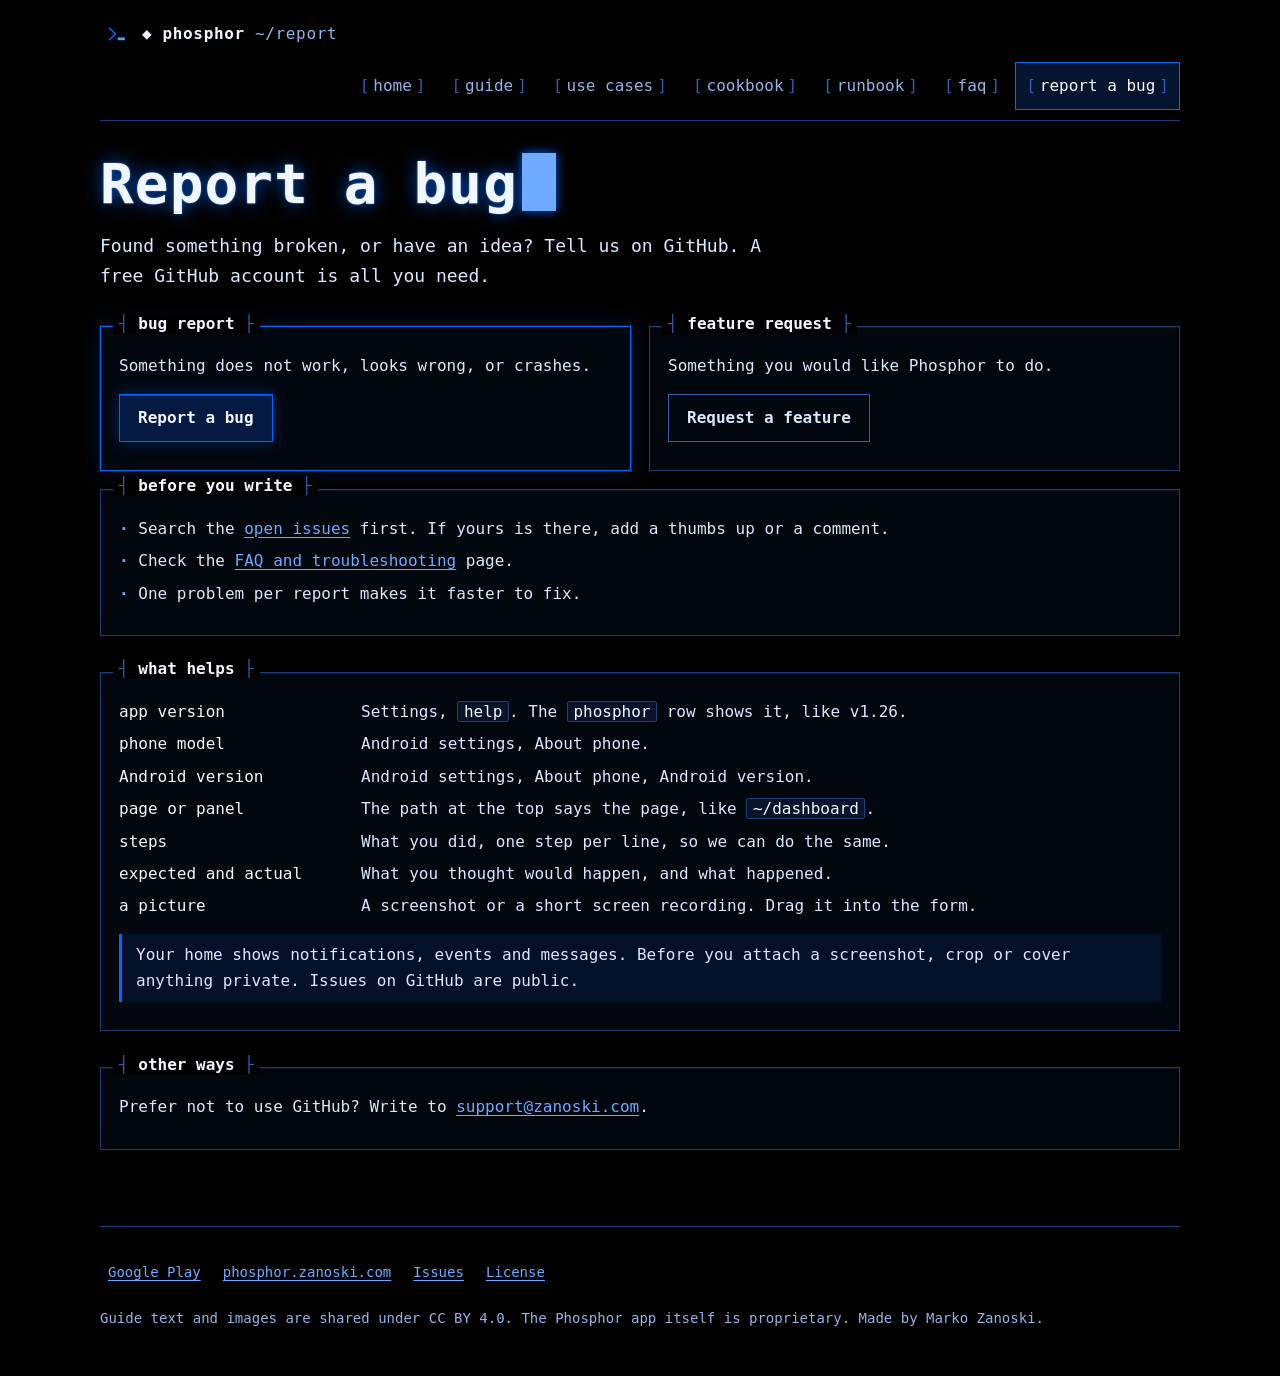
<file: docs/report.html>
<!doctype html>
<html lang="en">
<head>
<meta charset="utf-8">
<meta name="viewport" content="width=device-width, initial-scale=1">
<title>Report a bug · Phosphor user guide</title>
<meta name="description" content="How to report a Phosphor bug or ask for a feature on GitHub.">
<meta name="theme-color" content="#000000">
<meta property="og:title" content="Report a bug · Phosphor user guide">
<meta property="og:description" content="How to report a Phosphor bug or ask for a feature on GitHub.">
<meta property="og:image" content="img/look-camel-and-navy.webp">
<link rel="icon" type="image/png" href="img/icon-192.png">
<link rel="stylesheet" href="style.css">
</head>
<body>
<a class="skip" href="#main">Skip to content</a>
<div class="wrap">
<header class="top">
  <a class="brand" href="index.html"><img src="img/icon-192.png" alt="" width="32" height="32"><span><span aria-hidden="true">◆ </span>phosphor <span class="path">~/report</span></span></a>
  <nav class="nav" aria-label="Guide pages"><ul><li><a href="index.html">home</a></li><li><a href="guide.html">guide</a></li><li><a href="use-cases.html">use cases</a></li><li><a href="cookbook.html">cookbook</a></li><li><a href="runbook.html">runbook</a></li><li><a href="faq.html">faq</a></li><li><a href="report.html" aria-current="page">report a bug</a></li></ul></nav>
</header>
<main id="main">

<h1>Report a bug<span class="cursor" aria-hidden="true"></span></h1>
<p class="lede">Found something broken, or have an idea? Tell us on GitHub. A free GitHub account is all you need.</p>

<div class="grid">
<div class="box lit"><h2 class="tag">bug report</h2>
<p>Something does not work, looks wrong, or crashes.</p><p><a class="btn" href="https://github.com/Zanoshky/phosphor-launcher/issues/new?template=bug_report.yml">Report a bug</a></p>
</div>
<div class="box "><h2 class="tag">feature request</h2>
<p>Something you would like Phosphor to do.</p><p><a class="btn ghost" href="https://github.com/Zanoshky/phosphor-launcher/issues/new?template=feature_request.yml">Request a feature</a></p>
</div>
</div>

<section class="box " id="before" aria-labelledby="before-h"><h2 class="tag" id="before-h">before you write</h2>

<ul class="term">
  <li>Search the <a href="https://github.com/Zanoshky/phosphor-launcher/issues">open issues</a> first. If yours is there, add a thumbs up or a comment.</li>
  <li>Check the <a href="faq.html">FAQ and troubleshooting</a> page.</li>
  <li>One problem per report makes it faster to fix.</li>
</ul>

</section>

<section class="box " id="helps" aria-labelledby="helps-h"><h2 class="tag" id="helps-h">what helps</h2>

<dl class="keys">
  <dt>app version</dt><dd>Settings, <code>help</code>. The <code>phosphor</code> row shows it, like v1.26.</dd>
  <dt>phone model</dt><dd>Android settings, About phone.</dd>
  <dt>Android version</dt><dd>Android settings, About phone, Android version.</dd>
  <dt>page or panel</dt><dd>The path at the top says the page, like <code>~/dashboard</code>.</dd>
  <dt>steps</dt><dd>What you did, one step per line, so we can do the same.</dd>
  <dt>expected and actual</dt><dd>What you thought would happen, and what happened.</dd>
  <dt>a picture</dt><dd>A screenshot or a short screen recording. Drag it into the form.</dd>
</dl>
<p class="note">Your home shows notifications, events and messages. Before you attach a screenshot, crop or cover anything private. Issues on GitHub are public.</p>

</section>

<section class="box " id="other" aria-labelledby="other-h"><h2 class="tag" id="other-h">other ways</h2>
<p>Prefer not to use GitHub? Write to <a href="mailto:support@zanoski.com">support@zanoski.com</a>.</p>
</section>

<p id="insider" hidden><b>Insider:</b> your request is read first. The title starts with [insider] so it stands out.</p>
<script>
document.addEventListener('DOMContentLoaded',function(){if(!/[?&]insider=1(&|$)/.test(location.search))return;
var n=document.getElementById('insider');if(n)n.hidden=false;
document.querySelectorAll('a[href*="/issues/new"]').forEach(function(a){var t=/feature_request/.test(a.href)?'[insider] [idea] ':'[insider] [bug] ';a.href+='&title='+encodeURIComponent(t)});
document.querySelectorAll('a[href^="mailto:"]').forEach(function(a){a.href+=(a.href.indexOf('?')<0?'?':'&')+'subject='+encodeURIComponent('Insider: ')})});
</script>
</main>
<footer>
  <ul>
    <li><a href="https://play.google.com/store/apps/details?id=com.zanoshky.phosphor&amp;referrer=utm_source%3Dgithub%26utm_medium%3Dguide%26utm_campaign%3Dphosphor-2026-11">Google Play</a></li>
    <li><a href="https://phosphor.zanoski.com">phosphor.zanoski.com</a></li>
    <li><a href="https://github.com/Zanoshky/phosphor-launcher/issues">Issues</a></li>
    <li><a href="https://github.com/Zanoshky/phosphor-launcher/blob/main/LICENSE">License</a></li>
  </ul>
  <p>Guide text and images are shared under CC BY 4.0. The Phosphor app itself is proprietary. Made by Marko Zanoski.</p>
</footer>
</div>
</body>
</html>
</file>
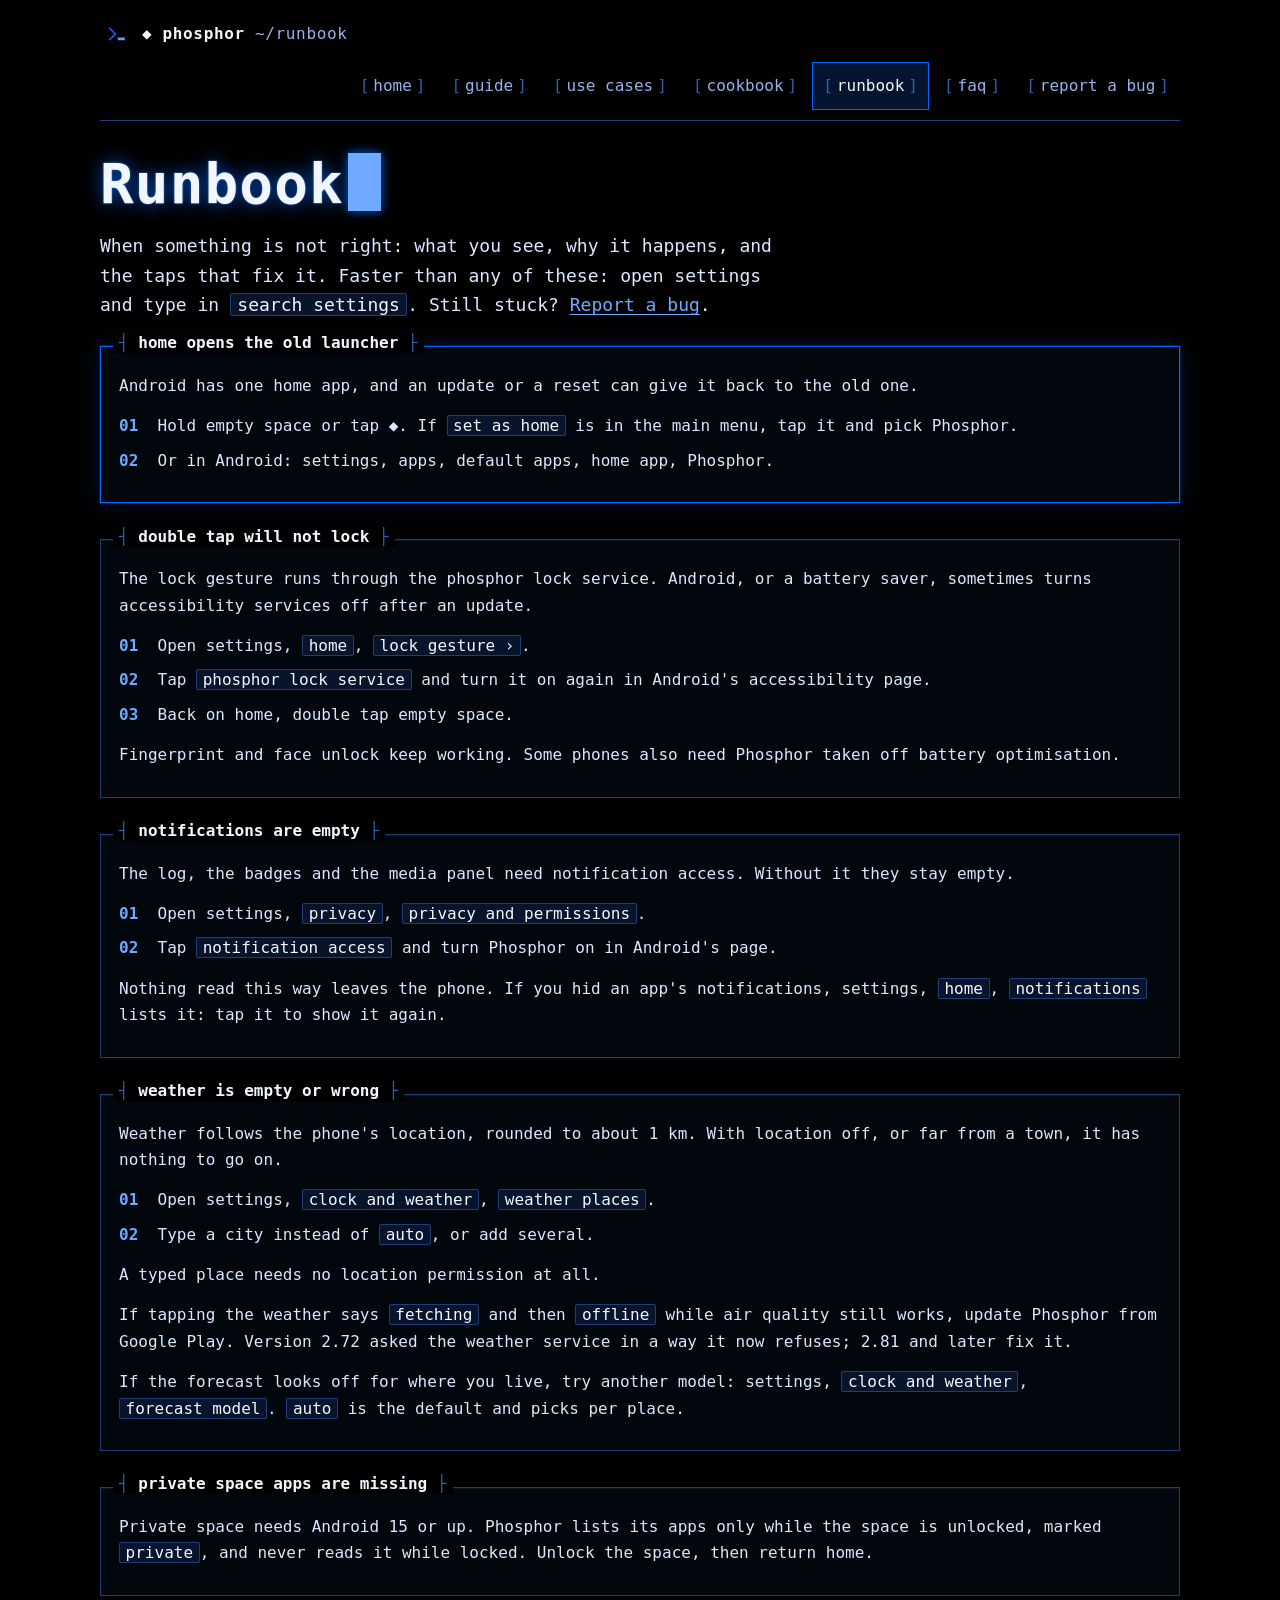
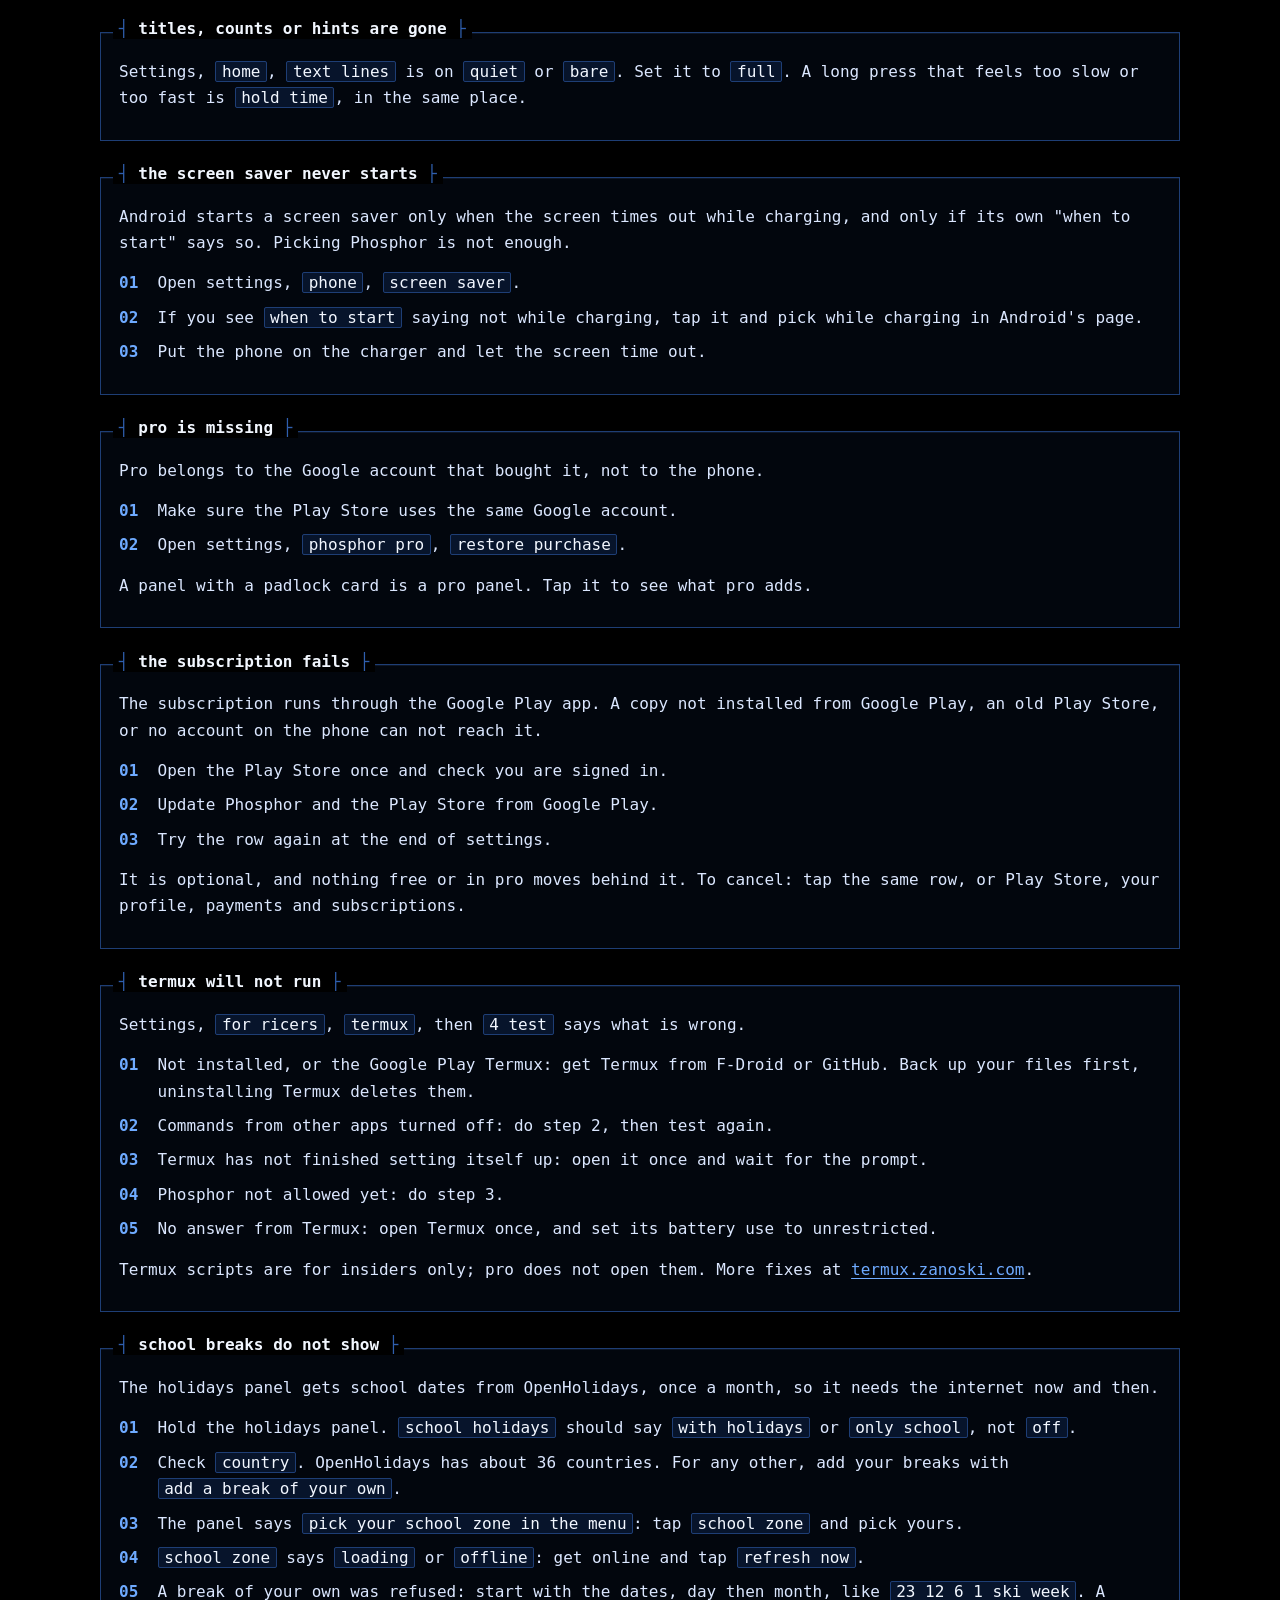
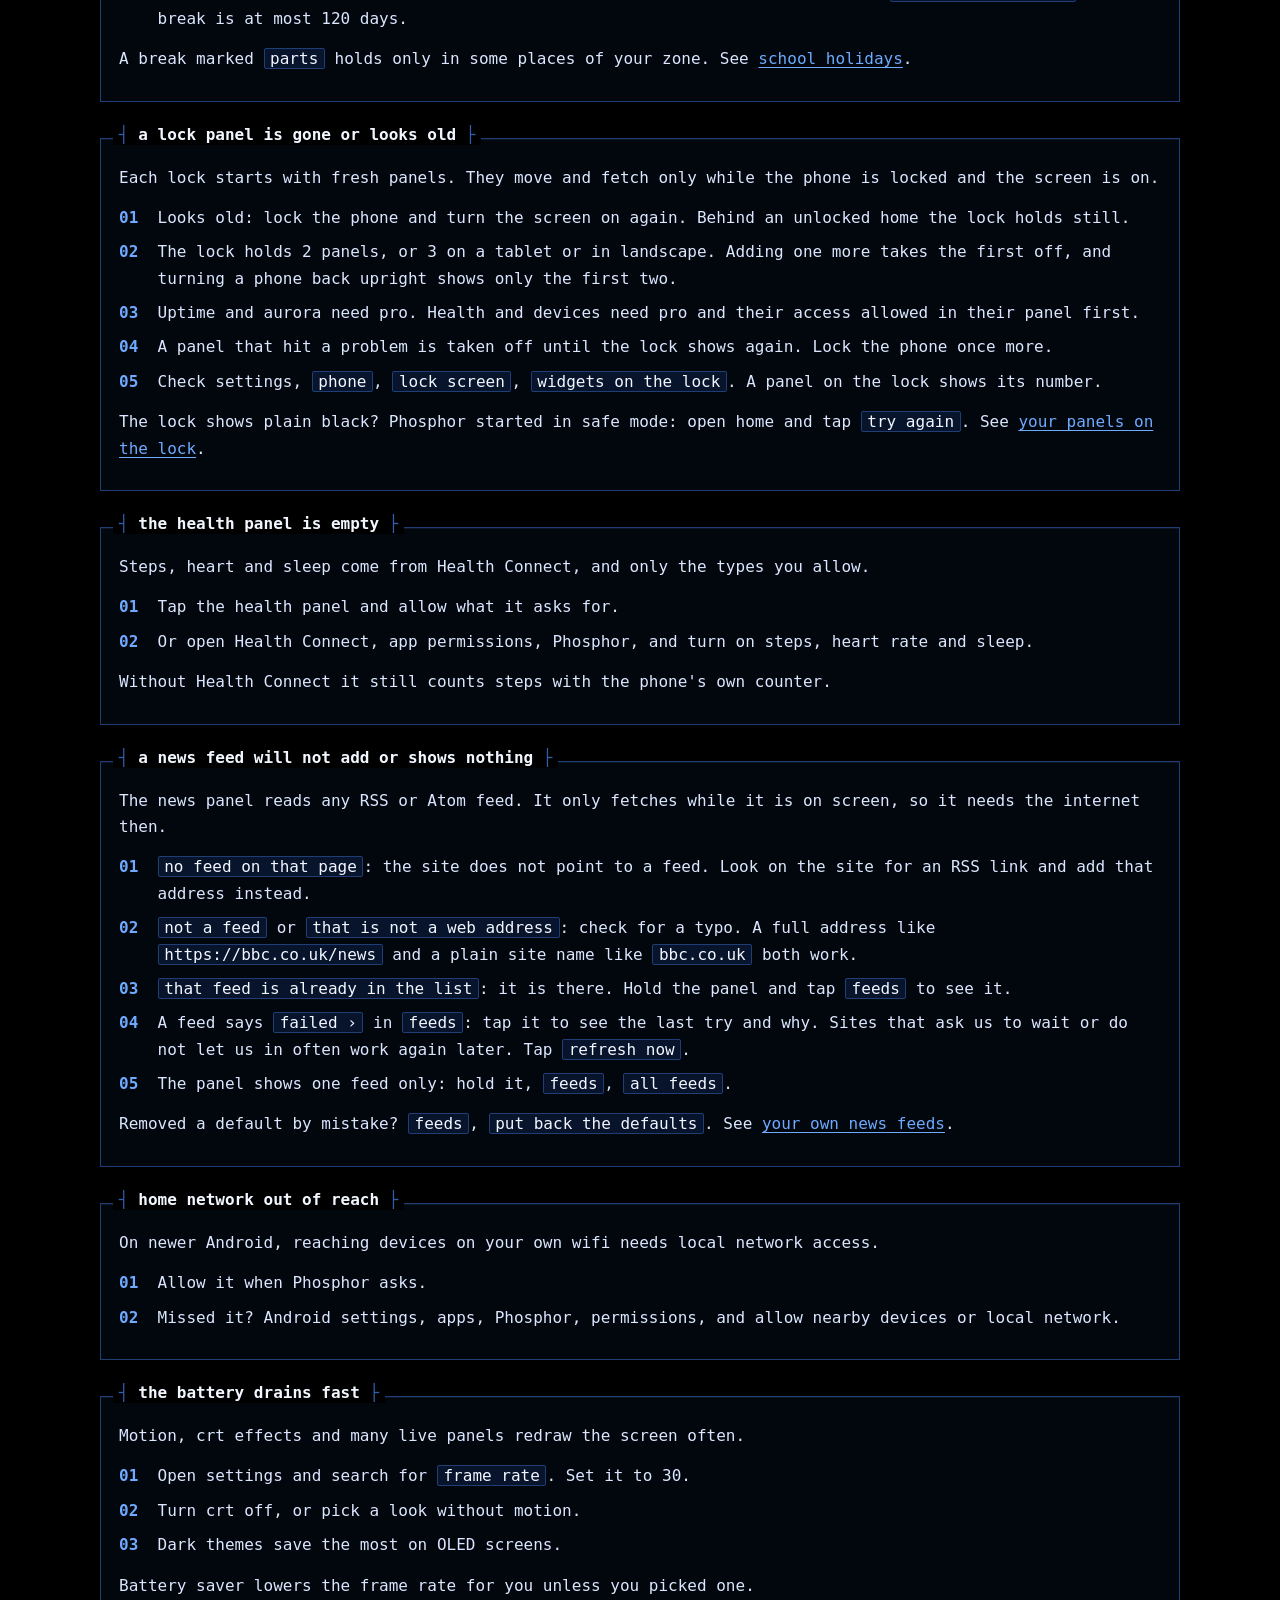
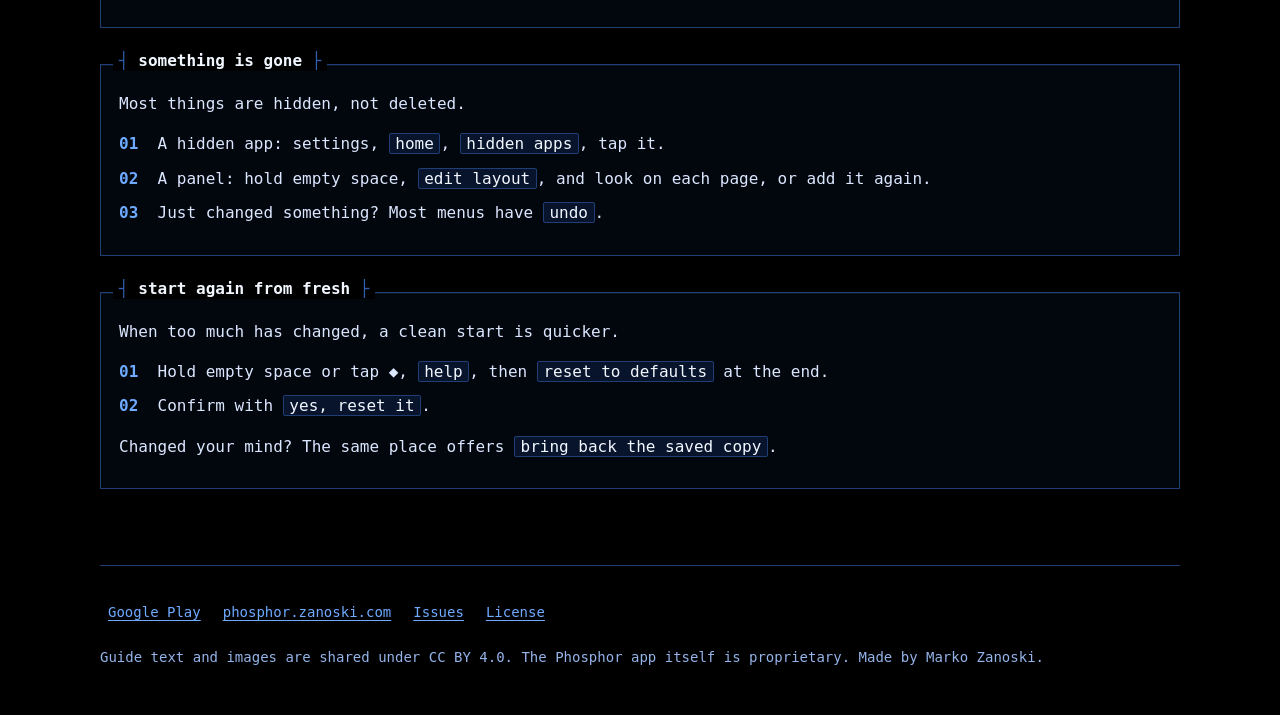
<file: docs/runbook.html>
<!doctype html>
<html lang="en">
<head>
<meta charset="utf-8">
<meta name="viewport" content="width=device-width, initial-scale=1">
<title>Runbook · Phosphor user guide</title>
<meta name="description" content="When something in Phosphor goes wrong: the home button, the lock gesture, notifications, weather, the screen saver, pro, the subscription, battery and starting over.">
<meta name="theme-color" content="#000000">
<meta property="og:title" content="Runbook · Phosphor user guide">
<meta property="og:description" content="When something in Phosphor goes wrong: the home button, the lock gesture, notifications, weather, the screen saver, pro, the subscription, battery and starting over.">
<meta property="og:image" content="img/look-camel-and-navy.webp">
<link rel="icon" type="image/png" href="img/icon-192.png">
<link rel="stylesheet" href="style.css">
</head>
<body>
<a class="skip" href="#main">Skip to content</a>
<div class="wrap">
<header class="top">
  <a class="brand" href="index.html"><img src="img/icon-192.png" alt="" width="32" height="32"><span><span aria-hidden="true">◆ </span>phosphor <span class="path">~/runbook</span></span></a>
  <nav class="nav" aria-label="Guide pages"><ul><li><a href="index.html">home</a></li><li><a href="guide.html">guide</a></li><li><a href="use-cases.html">use cases</a></li><li><a href="cookbook.html">cookbook</a></li><li><a href="runbook.html" aria-current="page">runbook</a></li><li><a href="faq.html">faq</a></li><li><a href="report.html">report a bug</a></li></ul></nav>
</header>
<main id="main">

<h1>Runbook<span class="cursor" aria-hidden="true"></span></h1>
<p class="lede">When something is not right: what you see, why it happens, and the taps that fix it. Faster than any of these: open settings and type in <code>search settings</code>. Still stuck? <a href="report.html">Report a bug</a>.</p>
<section class="box lit" id="home" aria-labelledby="home-h"><h2 class="tag" id="home-h">home opens the old launcher</h2>
<p>Android has one home app, and an update or a reset can give it back to the old one.</p>
<ol class="steps"><li>Hold empty space or tap ◆. If <code>set as home</code> is in the main menu, tap it and pick Phosphor.</li><li>Or in Android: settings, apps, default apps, home app, Phosphor.</li></ol>
</section>
<section class="box " id="lock" aria-labelledby="lock-h"><h2 class="tag" id="lock-h">double tap will not lock</h2>
<p>The lock gesture runs through the phosphor lock service. Android, or a battery saver, sometimes turns accessibility services off after an update.</p>
<ol class="steps"><li>Open settings, <code>home</code>, <code>lock gesture ›</code>.</li><li>Tap <code>phosphor lock service</code> and turn it on again in Android's accessibility page.</li><li>Back on home, double tap empty space.</li></ol><p>Fingerprint and face unlock keep working. Some phones also need Phosphor taken off battery optimisation.</p>
</section>
<section class="box " id="notif" aria-labelledby="notif-h"><h2 class="tag" id="notif-h">notifications are empty</h2>
<p>The log, the badges and the media panel need notification access. Without it they stay empty.</p>
<ol class="steps"><li>Open settings, <code>privacy</code>, <code>privacy and permissions</code>.</li><li>Tap <code>notification access</code> and turn Phosphor on in Android's page.</li></ol><p>Nothing read this way leaves the phone. If you hid an app's notifications, settings, <code>home</code>, <code>notifications</code> lists it: tap it to show it again.</p>
</section>
<section class="box " id="weather" aria-labelledby="weather-h"><h2 class="tag" id="weather-h">weather is empty or wrong</h2>
<p>Weather follows the phone's location, rounded to about 1 km. With location off, or far from a town, it has nothing to go on.</p>
<ol class="steps"><li>Open settings, <code>clock and weather</code>, <code>weather places</code>.</li><li>Type a city instead of <code>auto</code>, or add several.</li></ol><p>A typed place needs no location permission at all.</p>
<p>If tapping the weather says <code>fetching</code> and then <code>offline</code> while air quality still works, update Phosphor from Google Play. Version 2.72 asked the weather service in a way it now refuses; 2.81 and later fix it.</p>
<p>If the forecast looks off for where you live, try another model: settings, <code>clock and weather</code>, <code>forecast model</code>. <code>auto</code> is the default and picks per place.</p>
</section>
<section class="box " id="privatespace" aria-labelledby="privatespace-h"><h2 class="tag" id="privatespace-h">private space apps are missing</h2>
<p>Private space needs Android 15 or up. Phosphor lists its apps only while the space is unlocked, marked <code>private</code>, and never reads it while locked. Unlock the space, then return home.</p>
</section>
<section class="box " id="textgone" aria-labelledby="textgone-h"><h2 class="tag" id="textgone-h">titles, counts or hints are gone</h2>
<p>Settings, <code>home</code>, <code>text lines</code> is on <code>quiet</code> or <code>bare</code>. Set it to <code>full</code>. A long press that feels too slow or too fast is <code>hold time</code>, in the same place.</p>
</section>
<section class="box " id="saver" aria-labelledby="saver-h"><h2 class="tag" id="saver-h">the screen saver never starts</h2>
<p>Android starts a screen saver only when the screen times out while charging, and only if its own "when to start" says so. Picking Phosphor is not enough.</p>
<ol class="steps"><li>Open settings, <code>phone</code>, <code>screen saver</code>.</li><li>If you see <code>when to start</code> saying not while charging, tap it and pick while charging in Android's page.</li><li>Put the phone on the charger and let the screen time out.</li></ol>
</section>
<section class="box " id="pro" aria-labelledby="pro-h"><h2 class="tag" id="pro-h">pro is missing</h2>
<p>Pro belongs to the Google account that bought it, not to the phone.</p>
<ol class="steps"><li>Make sure the Play Store uses the same Google account.</li><li>Open settings, <code>phosphor pro</code>, <code>restore purchase</code>.</li></ol><p>A panel with a padlock card is a pro panel. Tap it to see what pro adds.</p>
</section>
<section class="box " id="sub" aria-labelledby="sub-h"><h2 class="tag" id="sub-h">the subscription fails</h2>
<p>The subscription runs through the Google Play app. A copy not installed from Google Play, an old Play Store, or no account on the phone can not reach it.</p>
<ol class="steps"><li>Open the Play Store once and check you are signed in.</li><li>Update Phosphor and the Play Store from Google Play.</li><li>Try the row again at the end of settings.</li></ol><p>It is optional, and nothing free or in pro moves behind it. To cancel: tap the same row, or Play Store, your profile, payments and subscriptions.</p>
</section>
<section class="box " id="termux" aria-labelledby="termux-h"><h2 class="tag" id="termux-h">termux will not run</h2>
<p>Settings, <code>for ricers</code>, <code>termux</code>, then <code>4 test</code> says what is wrong.</p>
<ol class="steps"><li>Not installed, or the Google Play Termux: get Termux from F-Droid or GitHub. Back up your files first, uninstalling Termux deletes them.</li><li>Commands from other apps turned off: do step 2, then test again.</li><li>Termux has not finished setting itself up: open it once and wait for the prompt.</li><li>Phosphor not allowed yet: do step 3.</li><li>No answer from Termux: open Termux once, and set its battery use to unrestricted.</li></ol><p>Termux scripts are for insiders only; pro does not open them. More fixes at <a href="https://termux.zanoski.com/">termux.zanoski.com</a>.</p>
</section>
<section class="box " id="school" aria-labelledby="school-h"><h2 class="tag" id="school-h">school breaks do not show</h2>
<p>The holidays panel gets school dates from OpenHolidays, once a month, so it needs the internet now and then.</p>
<ol class="steps"><li>Hold the holidays panel. <code>school holidays</code> should say <code>with holidays</code> or <code>only school</code>, not <code>off</code>.</li><li>Check <code>country</code>. OpenHolidays has about 36 countries. For any other, add your breaks with <code>add a break of your own</code>.</li><li>The panel says <code>pick your school zone in the menu</code>: tap <code>school zone</code> and pick yours.</li><li><code>school zone</code> says <code>loading</code> or <code>offline</code>: get online and tap <code>refresh now</code>.</li><li>A break of your own was refused: start with the dates, day then month, like <code>23 12 6 1 ski week</code>. A break is at most 120 days.</li></ol><p>A break marked <code>parts</code> holds only in some places of your zone. See <a href="guide.html#school">school holidays</a>.</p>
</section>
<section class="box " id="lockpanel" aria-labelledby="lockpanel-h"><h2 class="tag" id="lockpanel-h">a lock panel is gone or looks old</h2>
<p>Each lock starts with fresh panels. They move and fetch only while the phone is locked and the screen is on.</p>
<ol class="steps"><li>Looks old: lock the phone and turn the screen on again. Behind an unlocked home the lock holds still.</li><li>The lock holds 2 panels, or 3 on a tablet or in landscape. Adding one more takes the first off, and turning a phone back upright shows only the first two.</li><li>Uptime and aurora need pro. Health and devices need pro and their access allowed in their panel first.</li><li>A panel that hit a problem is taken off until the lock shows again. Lock the phone once more.</li><li>Check settings, <code>phone</code>, <code>lock screen</code>, <code>widgets on the lock</code>. A panel on the lock shows its number.</li></ol><p>The lock shows plain black? Phosphor started in safe mode: open home and tap <code>try again</code>. See <a href="guide.html#lockpanels">your panels on the lock</a>.</p>
</section>
<section class="box " id="health" aria-labelledby="health-h"><h2 class="tag" id="health-h">the health panel is empty</h2>
<p>Steps, heart and sleep come from Health Connect, and only the types you allow.</p>
<ol class="steps"><li>Tap the health panel and allow what it asks for.</li><li>Or open Health Connect, app permissions, Phosphor, and turn on steps, heart rate and sleep.</li></ol><p>Without Health Connect it still counts steps with the phone's own counter.</p>
</section>
<section class="box " id="news" aria-labelledby="news-h"><h2 class="tag" id="news-h">a news feed will not add or shows nothing</h2>
<p>The news panel reads any RSS or Atom feed. It only fetches while it is on screen, so it needs the internet then.</p>
<ol class="steps"><li><code>no feed on that page</code>: the site does not point to a feed. Look on the site for an RSS link and add that address instead.</li><li><code>not a feed</code> or <code>that is not a web address</code>: check for a typo. A full address like <code>https://bbc.co.uk/news</code> and a plain site name like <code>bbc.co.uk</code> both work.</li><li><code>that feed is already in the list</code>: it is there. Hold the panel and tap <code>feeds</code> to see it.</li><li>A feed says <code>failed ›</code> in <code>feeds</code>: tap it to see the last try and why. Sites that ask us to wait or do not let us in often work again later. Tap <code>refresh now</code>.</li><li>The panel shows one feed only: hold it, <code>feeds</code>, <code>all feeds</code>.</li></ol><p>Removed a default by mistake? <code>feeds</code>, <code>put back the defaults</code>. See <a href="cookbook.html#newsfeeds">your own news feeds</a>.</p>
</section>
<section class="box " id="lan" aria-labelledby="lan-h"><h2 class="tag" id="lan-h">home network out of reach</h2>
<p>On newer Android, reaching devices on your own wifi needs local network access.</p>
<ol class="steps"><li>Allow it when Phosphor asks.</li><li>Missed it? Android settings, apps, Phosphor, permissions, and allow nearby devices or local network.</li></ol>
</section>
<section class="box " id="battery" aria-labelledby="battery-h"><h2 class="tag" id="battery-h">the battery drains fast</h2>
<p>Motion, crt effects and many live panels redraw the screen often.</p>
<ol class="steps"><li>Open settings and search for <code>frame rate</code>. Set it to 30.</li><li>Turn crt off, or pick a look without motion.</li><li>Dark themes save the most on OLED screens.</li></ol><p>Battery saver lowers the frame rate for you unless you picked one.</p>
</section>
<section class="box " id="lost" aria-labelledby="lost-h"><h2 class="tag" id="lost-h">something is gone</h2>
<p>Most things are hidden, not deleted.</p>
<ol class="steps"><li>A hidden app: settings, <code>home</code>, <code>hidden apps</code>, tap it.</li><li>A panel: hold empty space, <code>edit layout</code>, and look on each page, or add it again.</li><li>Just changed something? Most menus have <code>undo</code>.</li></ol>
</section>
<section class="box " id="reset" aria-labelledby="reset-h"><h2 class="tag" id="reset-h">start again from fresh</h2>
<p>When too much has changed, a clean start is quicker.</p>
<ol class="steps"><li>Hold empty space or tap ◆, <code>help</code>, then <code>reset to defaults</code> at the end.</li><li>Confirm with <code>yes, reset it</code>.</li></ol><p>Changed your mind? The same place offers <code>bring back the saved copy</code>.</p>
</section>
</main>
<footer>
  <ul>
    <li><a href="https://play.google.com/store/apps/details?id=com.zanoshky.phosphor&amp;referrer=utm_source%3Dgithub%26utm_medium%3Dguide%26utm_campaign%3Dphosphor-2026-11">Google Play</a></li>
    <li><a href="https://phosphor.zanoski.com">phosphor.zanoski.com</a></li>
    <li><a href="https://github.com/Zanoshky/phosphor-launcher/issues">Issues</a></li>
    <li><a href="https://github.com/Zanoshky/phosphor-launcher/blob/main/LICENSE">License</a></li>
  </ul>
  <p>Guide text and images are shared under CC BY 4.0. The Phosphor app itself is proprietary. Made by Marko Zanoski.</p>
</footer>
</div>
</body>
</html>
</file>
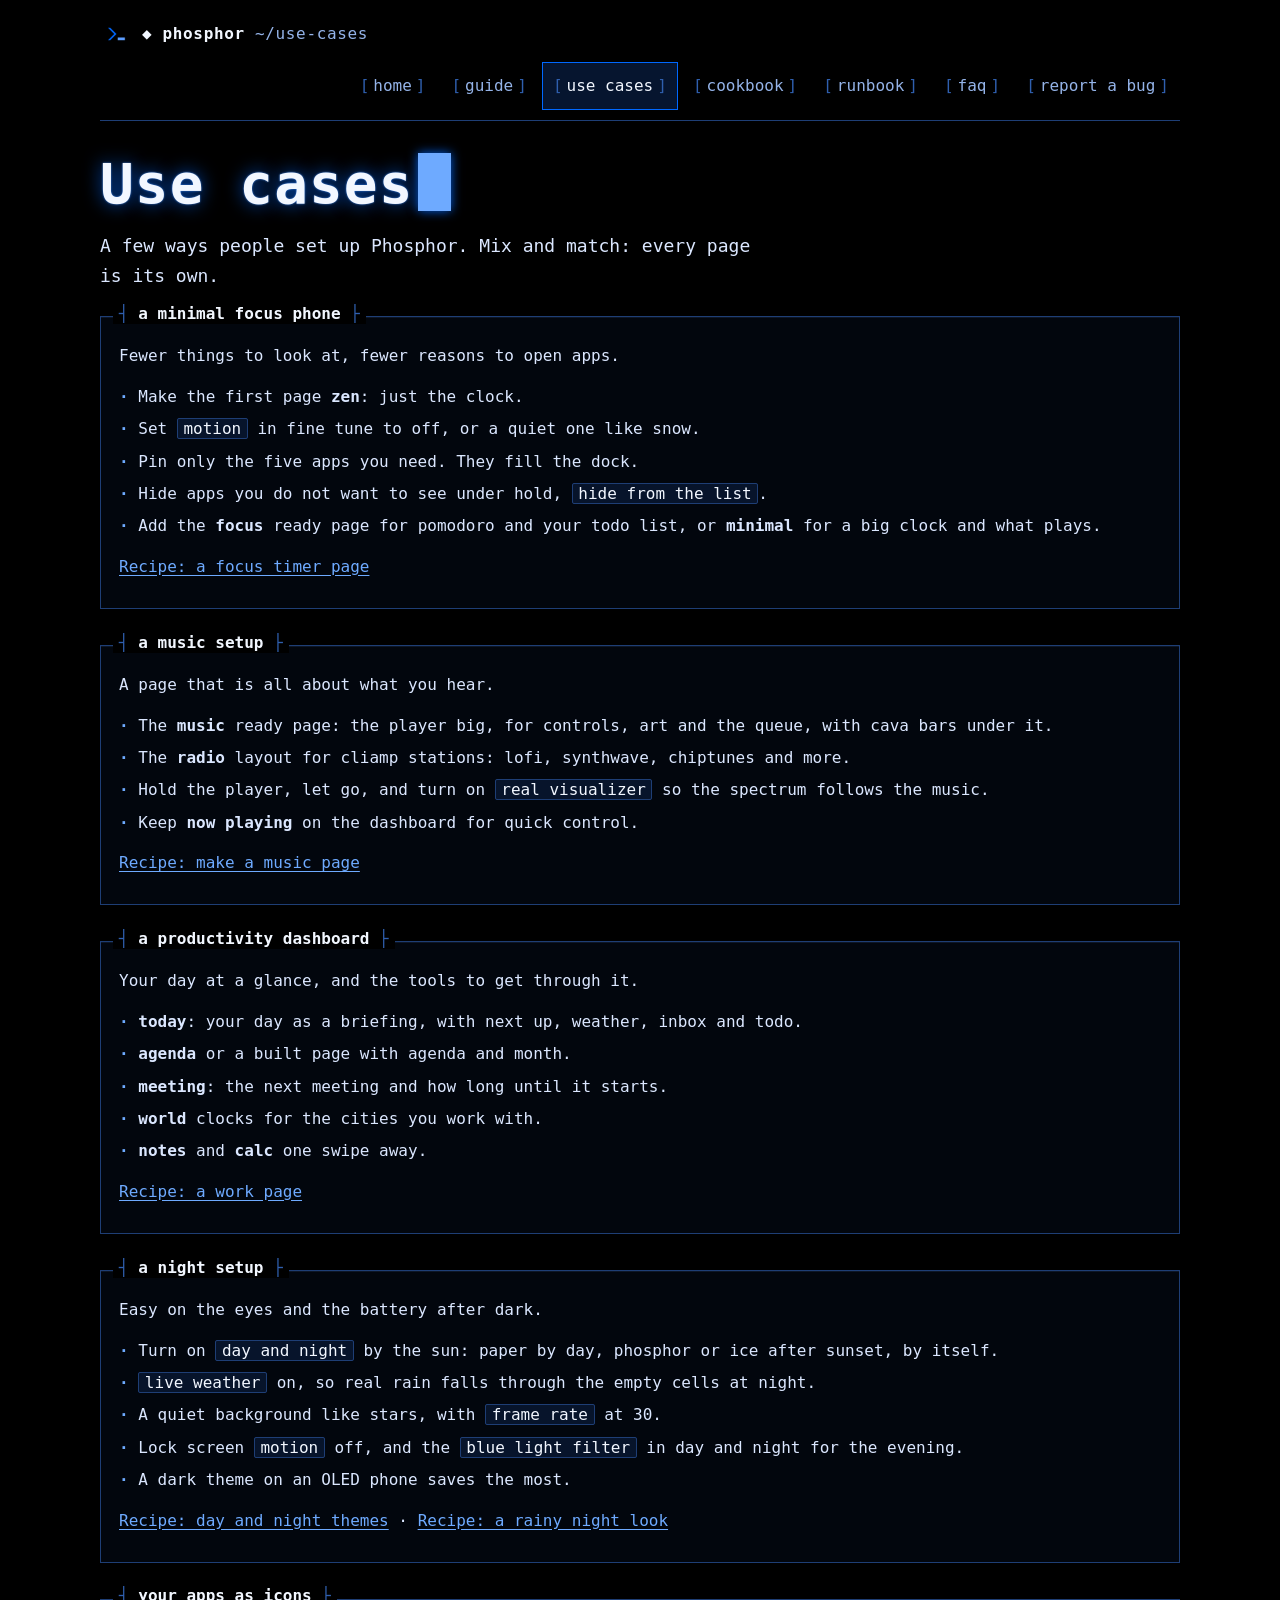
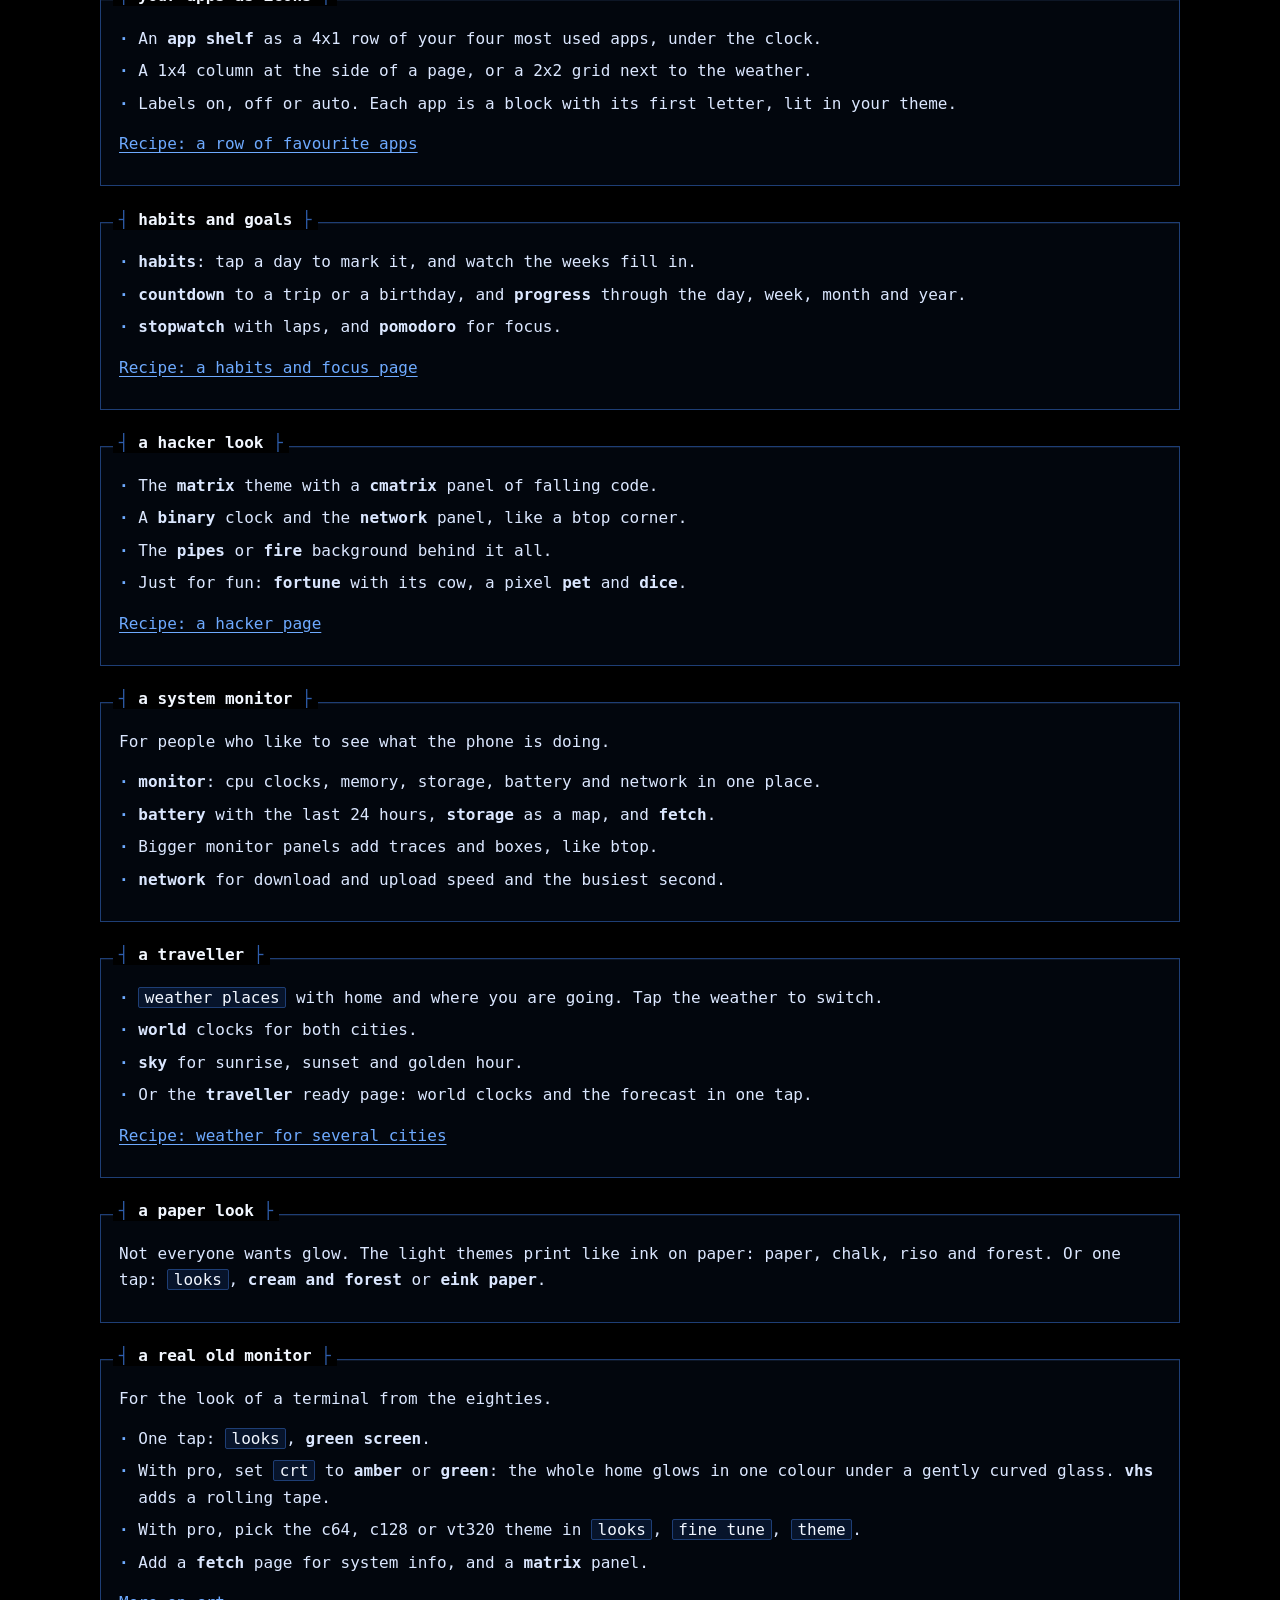
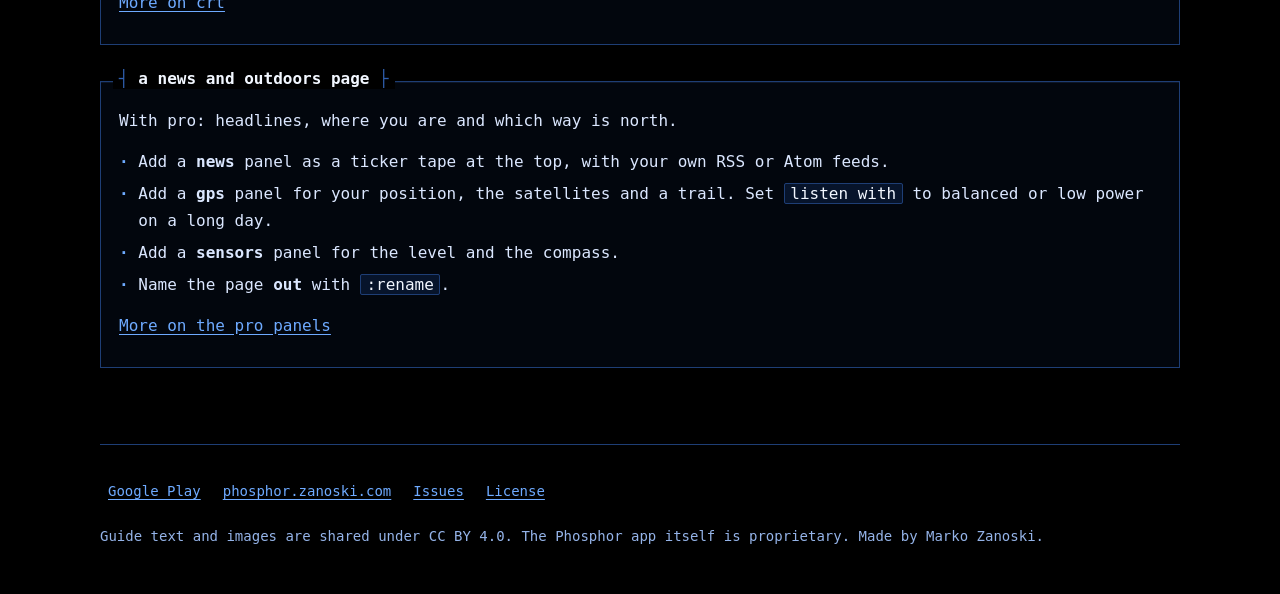
<file: docs/use-cases.html>
<!doctype html>
<html lang="en">
<head>
<meta charset="utf-8">
<meta name="viewport" content="width=device-width, initial-scale=1">
<title>Use cases · Phosphor user guide</title>
<meta name="description" content="Ways to set up Phosphor: a focus phone, a music setup, a work dashboard, a night setup, apps as icons, habits and a hacker look.">
<meta name="theme-color" content="#000000">
<meta property="og:title" content="Use cases · Phosphor user guide">
<meta property="og:description" content="Ways to set up Phosphor: a focus phone, a music setup, a work dashboard, a night setup, apps as icons, habits and a hacker look.">
<meta property="og:image" content="img/look-camel-and-navy.webp">
<link rel="icon" type="image/png" href="img/icon-192.png">
<link rel="stylesheet" href="style.css">
</head>
<body>
<a class="skip" href="#main">Skip to content</a>
<div class="wrap">
<header class="top">
  <a class="brand" href="index.html"><img src="img/icon-192.png" alt="" width="32" height="32"><span><span aria-hidden="true">◆ </span>phosphor <span class="path">~/use-cases</span></span></a>
  <nav class="nav" aria-label="Guide pages"><ul><li><a href="index.html">home</a></li><li><a href="guide.html">guide</a></li><li><a href="use-cases.html" aria-current="page">use cases</a></li><li><a href="cookbook.html">cookbook</a></li><li><a href="runbook.html">runbook</a></li><li><a href="faq.html">faq</a></li><li><a href="report.html">report a bug</a></li></ul></nav>
</header>
<main id="main">

<h1>Use cases<span class="cursor" aria-hidden="true"></span></h1>
<p class="lede">A few ways people set up Phosphor. Mix and match: every page is its own.</p>

<section class="box " id="focus" aria-labelledby="focus-h"><h2 class="tag" id="focus-h">a minimal focus phone</h2>

<p>Fewer things to look at, fewer reasons to open apps.</p>
<ul class="term">
  <li>Make the first page <b>zen</b>: just the clock.</li>
  <li>Set <code>motion</code> in fine tune to off, or a quiet one like snow.</li>
  <li>Pin only the five apps you need. They fill the dock.</li>
  <li>Hide apps you do not want to see under hold, <code>hide from the list</code>.</li>
  <li>Add the <b>focus</b> ready page for pomodoro and your todo list, or <b>minimal</b> for a big clock and what plays.</li>
</ul>
<p><a href="cookbook.html#focus">Recipe: a focus timer page</a></p>

</section><section class="box " id="music" aria-labelledby="music-h"><h2 class="tag" id="music-h">a music setup</h2>

<p>A page that is all about what you hear.</p>
<ul class="term">
  <li>The <b>music</b> ready page: the player big, for controls, art and the queue, with cava bars under it.</li>
  <li>The <b>radio</b> layout for cliamp stations: lofi, synthwave, chiptunes and more.</li>
  <li>Hold the player, let go, and turn on <code>real visualizer</code> so the spectrum follows the music.</li>
  <li>Keep <b>now playing</b> on the dashboard for quick control.</li>
</ul>
<p><a href="cookbook.html#music">Recipe: make a music page</a></p>

</section><section class="box " id="work" aria-labelledby="work-h"><h2 class="tag" id="work-h">a productivity dashboard</h2>

<p>Your day at a glance, and the tools to get through it.</p>
<ul class="term">
  <li><b>today</b>: your day as a briefing, with next up, weather, inbox and todo.</li>
  <li><b>agenda</b> or a built page with agenda and month.</li>
  <li><b>meeting</b>: the next meeting and how long until it starts.</li>
  <li><b>world</b> clocks for the cities you work with.</li>
  <li><b>notes</b> and <b>calc</b> one swipe away.</li>
</ul>
<p><a href="cookbook.html#work">Recipe: a work page</a></p>

</section><section class="box " id="night" aria-labelledby="night-h"><h2 class="tag" id="night-h">a night setup</h2>

<p>Easy on the eyes and the battery after dark.</p>
<ul class="term">
  <li>Turn on <code>day and night</code> by the sun: paper by day, phosphor or ice after sunset, by itself.</li>
  <li><code>live weather</code> on, so real rain falls through the empty cells at night.</li>
  <li>A quiet background like stars, with <code>frame rate</code> at 30.</li>
  <li>Lock screen <code>motion</code> off, and the <code>blue light filter</code> in day and night for the evening.</li>
  <li>A dark theme on an OLED phone saves the most.</li>
</ul>
<p><a href="cookbook.html#night">Recipe: day and night themes</a> · <a href="cookbook.html#rainy">Recipe: a rainy night look</a></p>

</section><section class="box " id="apps" aria-labelledby="apps-h"><h2 class="tag" id="apps-h">your apps as icons</h2>

<ul class="term">
  <li>An <b>app shelf</b> as a 4x1 row of your four most used apps, under the clock.</li>
  <li>A 1x4 column at the side of a page, or a 2x2 grid next to the weather.</li>
  <li>Labels on, off or auto. Each app is a block with its first letter, lit in your theme.</li>
</ul>
<p><a href="cookbook.html#shelf">Recipe: a row of favourite apps</a></p>

</section><section class="box " id="habits" aria-labelledby="habits-h"><h2 class="tag" id="habits-h">habits and goals</h2>

<ul class="term">
  <li><b>habits</b>: tap a day to mark it, and watch the weeks fill in.</li>
  <li><b>countdown</b> to a trip or a birthday, and <b>progress</b> through the day, week, month and year.</li>
  <li><b>stopwatch</b> with laps, and <b>pomodoro</b> for focus.</li>
</ul>
<p><a href="cookbook.html#habits">Recipe: a habits and focus page</a></p>

</section><section class="box " id="hacker" aria-labelledby="hacker-h"><h2 class="tag" id="hacker-h">a hacker look</h2>

<ul class="term">
  <li>The <b>matrix</b> theme with a <b>cmatrix</b> panel of falling code.</li>
  <li>A <b>binary</b> clock and the <b>network</b> panel, like a btop corner.</li>
  <li>The <b>pipes</b> or <b>fire</b> background behind it all.</li>
  <li>Just for fun: <b>fortune</b> with its cow, a pixel <b>pet</b> and <b>dice</b>.</li>
</ul>
<p><a href="cookbook.html#hacker">Recipe: a hacker page</a></p>

</section><section class="box " id="monitor" aria-labelledby="monitor-h"><h2 class="tag" id="monitor-h">a system monitor</h2>

<p>For people who like to see what the phone is doing.</p>
<ul class="term">
  <li><b>monitor</b>: cpu clocks, memory, storage, battery and network in one place.</li>
  <li><b>battery</b> with the last 24 hours, <b>storage</b> as a map, and <b>fetch</b>.</li>
  <li>Bigger monitor panels add traces and boxes, like btop.</li>
  <li><b>network</b> for download and upload speed and the busiest second.</li>
</ul>

</section><section class="box " id="travel" aria-labelledby="travel-h"><h2 class="tag" id="travel-h">a traveller</h2>

<ul class="term">
  <li><code>weather places</code> with home and where you are going. Tap the weather to switch.</li>
  <li><b>world</b> clocks for both cities.</li>
  <li><b>sky</b> for sunrise, sunset and golden hour.</li>
  <li>Or the <b>traveller</b> ready page: world clocks and the forecast in one tap.</li>
</ul>
<p><a href="cookbook.html#places">Recipe: weather for several cities</a></p>

</section><section class="box " id="paper" aria-labelledby="paper-h"><h2 class="tag" id="paper-h">a paper look</h2>

<p>Not everyone wants glow. The light themes print like ink on paper: paper, chalk, riso and forest. Or one tap: <code>looks</code>, <b>cream and forest</b> or <b>eink paper</b>.</p>

</section><section class="box " id="retro" aria-labelledby="retro-h"><h2 class="tag" id="retro-h">a real old monitor</h2>

<p>For the look of a terminal from the eighties.</p>
<ul class="term">
  <li>One tap: <code>looks</code>, <b>green screen</b>.</li>
  <li>With pro, set <code>crt</code> to <b>amber</b> or <b>green</b>: the whole home glows in one colour under a gently curved glass. <b>vhs</b> adds a rolling tape.</li>
  <li>With pro, pick the c64, c128 or vt320 theme in <code>looks</code>, <code>fine tune</code>, <code>theme</code>.</li>
  <li>Add a <b>fetch</b> page for system info, and a <b>matrix</b> panel.</li>
</ul>
<p><a href="guide.html#crt">More on crt</a></p>

</section><section class="box " id="outdoors" aria-labelledby="outdoors-h"><h2 class="tag" id="outdoors-h">a news and outdoors page</h2>

<p>With pro: headlines, where you are and which way is north.</p>
<ul class="term">
  <li>Add a <b>news</b> panel as a ticker tape at the top, with your own RSS or Atom feeds.</li>
  <li>Add a <b>gps</b> panel for your position, the satellites and a trail. Set <code>listen with</code> to balanced or low power on a long day.</li>
  <li>Add a <b>sensors</b> panel for the level and the compass.</li>
  <li>Name the page <b>out</b> with <code>:rename</code>.</li>
</ul>
<p><a href="guide.html#protools">More on the pro panels</a></p>

</section>
</main>
<footer>
  <ul>
    <li><a href="https://play.google.com/store/apps/details?id=com.zanoshky.phosphor&amp;referrer=utm_source%3Dgithub%26utm_medium%3Dguide%26utm_campaign%3Dphosphor-2026-11">Google Play</a></li>
    <li><a href="https://phosphor.zanoski.com">phosphor.zanoski.com</a></li>
    <li><a href="https://github.com/Zanoshky/phosphor-launcher/issues">Issues</a></li>
    <li><a href="https://github.com/Zanoshky/phosphor-launcher/blob/main/LICENSE">License</a></li>
  </ul>
  <p>Guide text and images are shared under CC BY 4.0. The Phosphor app itself is proprietary. Made by Marko Zanoski.</p>
</footer>
</div>
</body>
</html>
</file>
<file: docs/style.css>
/* Phosphor user guide. True black, one blue light, one character grid.
   Text colours all sit at 7:1 or more on the black. */
:root {
  --bg: #000000;
  --panel: #02060d;
  --line: #1e3e75;
  --line-hi: #2f5fae;
  --accent: #0068ff;
  --fg: #dbe7ff;
  --bright: #f2f7ff;
  --dim: #94b3e8;
  --link: #6eaaff;
  --warn: #ff9a8f;
  --mono: ui-monospace, "SF Mono", "Cascadia Mono", "Roboto Mono", "DejaVu Sans Mono", Menlo, Consolas, monospace;
  color-scheme: dark;
}
* { box-sizing: border-box; }
html { background: var(--bg); -webkit-text-size-adjust: 100%; }
body {
  margin: 0;
  background: var(--bg);
  color: var(--fg);
  font: 16px/1.65 var(--mono);
  padding-inline: 16px;
}
a { color: var(--link); text-underline-offset: 3px; }
a:hover { color: var(--bright); }
:focus-visible { outline: 3px solid var(--link); outline-offset: 3px; }
img { max-width: 100%; height: auto; }
code, kbd {
  font-family: var(--mono);
  color: var(--bright);
  background: #07142b;
  border: 1px solid var(--line);
  padding: 0 0.35em;
  border-radius: 2px;
  white-space: nowrap;
}
.skip {
  position: absolute; left: 16px; top: -100px; z-index: 10;
  background: var(--bg); color: var(--bright); padding: 12px 16px; border: 2px solid var(--link);
}
.skip:focus { top: 8px; }
.wrap { max-width: 1080px; margin: 0 auto; }

/* ---------- top bar: the launcher's own path line ---------- */
.top {
  border-bottom: 1px solid var(--line);
  padding-block: 10px;
  display: flex; flex-wrap: wrap; align-items: center; gap: 4px 16px;
}
.brand {
  display: inline-flex; align-items: center; gap: 10px;
  min-height: 48px; padding-right: 8px;
  color: var(--bright); text-decoration: none; font-weight: 700; letter-spacing: 0.04em;
}
.brand img { width: 32px; height: 32px; border-radius: 6px; }
.brand .path { color: var(--dim); font-weight: 400; }
.nav { margin-left: auto; }
.nav ul { list-style: none; margin: 0; padding: 0; display: flex; flex-wrap: wrap; gap: 4px; }
.nav a {
  display: inline-flex; align-items: center; min-height: 48px; padding: 0 10px;
  color: var(--dim); text-decoration: none; border: 1px solid transparent;
}
.nav a::before { content: "["; color: var(--line-hi); margin-right: 4px; }
.nav a::after { content: "]"; color: var(--line-hi); margin-left: 4px; }
.nav a:hover { color: var(--bright); border-color: var(--line); }
.nav a[aria-current="page"] { color: var(--bright); background: #06152f; border-color: var(--accent); }

/* ---------- headings and text ---------- */
h1, h2, h3 { color: var(--bright); line-height: 1.25; font-weight: 700; }
h1 { font-size: clamp(30px, 7vw, 56px); margin: 0 0 12px; letter-spacing: 0.02em;
     text-shadow: 0 0 18px rgba(0, 104, 255, 0.75), 0 0 2px rgba(110, 170, 255, 0.9); }
h2 { font-size: clamp(21px, 4vw, 28px); margin: 0 0 12px; }
h3 { font-size: 18px; margin: 22px 0 8px; }
p { margin: 0 0 14px; }
.lede { color: var(--fg); font-size: 18px; max-width: 62ch; margin-bottom: 26px; }
.dim { color: var(--dim); }
.prompt::before { content: "❯ "; color: var(--link); }
.cursor { display: inline-block; width: 0.6em; height: 1.05em; background: var(--link); vertical-align: -0.15em; margin-left: 4px;
          animation: blink 1.06s steps(1) infinite; box-shadow: 0 0 10px rgba(0, 104, 255, 0.9); }
@keyframes blink { 50% { opacity: 0; } }

main { padding-block: 28px 40px; }
section { margin-block: 0 36px; scroll-margin-top: 16px; }

/* ---------- box drawn panels: title sits in the top border ---------- */
.box {
  position: relative;
  border: 1px solid var(--line);
  background: var(--panel);
  padding: 26px 18px 14px;
  margin-top: 18px;
  box-shadow: inset 0 1px 0 rgba(110, 170, 255, 0.10);
}
.box > .tag {
  position: absolute; top: -0.85em; left: 12px;
  background: var(--bg); color: var(--bright); padding: 0 6px; margin: 0;
  font-size: 16px; font-weight: 700;
}
.box > .tag::before { content: "┤ "; color: var(--line-hi); }
.box > .tag::after  { content: " ├"; color: var(--line-hi); }
.box > .meta { position: absolute; top: -0.85em; right: 12px; background: var(--bg); color: var(--dim); padding: 0 6px; font-size: 14px; }
.box.lit { border-color: var(--accent); box-shadow: 0 0 0 1px rgba(0, 104, 255, 0.25), 0 0 24px rgba(0, 104, 255, 0.18); }

.grid { display: grid; gap: 18px; grid-template-columns: repeat(auto-fit, minmax(min(100%, 300px), 1fr)); }
.grid .box { margin-top: 10px; }

/* ---------- hero ---------- */
.hero { display: grid; gap: 28px; align-items: center; grid-template-columns: 1fr; padding-top: 12px; }
@media (min-width: 820px) { .hero { grid-template-columns: 1.25fr 1fr; } }
.hero .boot { color: var(--dim); margin-bottom: 8px; }
.actions { display: flex; flex-wrap: wrap; gap: 12px; margin-top: 18px; }
.btn {
  display: inline-flex; align-items: center; justify-content: center; gap: 8px;
  min-height: 48px; padding: 0 18px;
  font: 700 16px var(--mono); text-decoration: none;
  color: var(--bright); background: #041a42; border: 1px solid var(--accent);
  box-shadow: 0 0 16px rgba(0, 104, 255, 0.35), inset 0 1px 0 rgba(160, 200, 255, 0.25);
}
.btn:hover { background: #072456; color: #ffffff; }
.btn.ghost { background: transparent; box-shadow: none; border-color: var(--line-hi); color: var(--fg); }

/* a phone on the black, lit from above, with faint scanlines */
.phone {
  position: relative; margin: 0 auto; width: min(100%, 320px);
  border: 1px solid var(--line-hi); border-radius: 22px; padding: 8px; background: #01040a;
  box-shadow: 0 -1px 0 rgba(160, 200, 255, 0.35), 0 0 40px rgba(0, 104, 255, 0.22);
}
.phone img { display: block; border-radius: 15px; width: 100%; height: auto; }
.phone::after {
  content: ""; position: absolute; inset: 8px; border-radius: 15px; pointer-events: none;
  background: repeating-linear-gradient(to bottom, rgba(0, 0, 0, 0) 0 2px, rgba(0, 0, 0, 0.18) 2px 3px),
              radial-gradient(120% 80% at 50% 40%, transparent 60%, rgba(0, 0, 0, 0.45));
}

/* ---------- screenshots strip ---------- */
.shots-wrap { overflow-x: auto; scroll-snap-type: x mandatory; padding: 6px 2px 16px; }
.shots-wrap:focus-visible { outline-offset: -3px; }
.shots { list-style: none; margin: 0; padding: 0; display: flex; gap: 16px; }
.shots li { flex: 0 0 auto; width: 200px; scroll-snap-align: start; }
.shots figure { margin: 0; }
.shots .phone { width: 200px; border-radius: 16px; padding: 5px; }
.shots .phone img { border-radius: 11px; }
.shots .phone::after { inset: 5px; border-radius: 11px; }
.shots figcaption { color: var(--dim); font-size: 14px; margin-top: 8px; }

/* ---------- lists ---------- */
ul.term, ol.term { padding-left: 0; list-style: none; margin: 0 0 14px; }
ul.term li { position: relative; padding-left: 2ch; margin-bottom: 6px; }
ul.term li::before { content: "·"; position: absolute; left: 0; color: var(--link); font-weight: 700; }
ol.steps { counter-reset: s; list-style: none; padding: 0; margin: 0 0 14px; }
ol.steps li { counter-increment: s; position: relative; padding-left: 4ch; margin-bottom: 8px; }
ol.steps li::before { content: counter(s, decimal-leading-zero); position: absolute; left: 0; color: var(--link); font-weight: 700; }
dl.keys { display: grid; grid-template-columns: minmax(0, 14em) minmax(0, 1fr); gap: 6px 18px; margin: 0 0 14px; }
dl.keys dt { color: var(--bright); }
dl.keys dd { margin: 0; color: var(--fg); }
@media (max-width: 560px) { dl.keys { grid-template-columns: 1fr; gap: 0; } dl.keys dd { margin-bottom: 10px; color: var(--dim); } }

/* ---------- table of contents ---------- */
.toc ol { list-style: none; padding: 0; margin: 0; columns: 2 220px; column-gap: 24px; }
.toc li { break-inside: avoid; }
.toc a { display: flex; align-items: center; min-height: 48px; text-decoration: none; color: var(--fg); gap: 10px; }
.toc a:hover { color: var(--bright); }
.toc .n { color: var(--link); }

/* ---------- faq ---------- */
details { border: 1px solid var(--line); background: var(--panel); margin-bottom: 10px; }
summary { cursor: pointer; min-height: 48px; display: flex; align-items: center; padding: 8px 14px; color: var(--bright); font-weight: 700; list-style: none; }
summary::-webkit-details-marker { display: none; }
summary::before { content: "▸"; color: var(--link); margin-right: 10px; }
details[open] summary::before { content: "▾"; }
details > div { padding: 0 14px 6px 36px; }

.note { border-left: 3px solid var(--accent); padding: 8px 14px; background: #03102a; margin: 0 0 14px; }

/* ---------- footer ---------- */
footer { border-top: 1px solid var(--line); padding-block: 22px 32px; color: var(--dim); font-size: 14px; }
footer ul { list-style: none; padding: 0; margin: 0 0 10px; display: flex; flex-wrap: wrap; gap: 4px 6px; }
footer a { display: inline-flex; align-items: center; min-height: 48px; padding: 0 8px; }

@media (prefers-reduced-motion: reduce) { .cursor { animation: none; } html { scroll-behavior: auto; } }
@media (min-width: 900px) { html { scroll-behavior: smooth; } }

/* two phone shots side by side in the guide, stacked on small screens */
.pair { display: flex; flex-wrap: wrap; gap: 16px; margin: 16px 0; }
.pair figure { margin: 0; flex: 0 1 220px; }
.pair .phone { margin: 0; width: 100%; max-width: 220px; border-radius: 16px; padding: 5px; }
.pair .phone img { border-radius: 11px; }
.pair .phone::after { inset: 5px; border-radius: 11px; }
.pair figcaption { color: var(--dim); font-size: 14px; margin-top: 8px; }

/* ---------- bigger screens show more: the wrap widens on a 4K screen ---------- */
@media (min-width: 1700px) { .wrap { max-width: 1480px; } body { font-size: 17px; } }
@media (min-width: 2600px) { .wrap { max-width: 2000px; } body { font-size: 19px; } }

/* ---------- numbers row under the hero ---------- */
.stats { list-style: none; margin: 0; padding: 0; display: grid; gap: 12px; grid-template-columns: repeat(auto-fit, minmax(min(100%, 150px), 1fr)); }
.stats li { border: 1px solid var(--line); background: var(--panel); padding: 12px 14px; }
.stats b { display: block; color: var(--bright); font-size: 26px; line-height: 1.2; text-shadow: 0 0 12px rgba(0, 104, 255, 0.6); }
.stats span { color: var(--dim); font-size: 14px; }

/* ---------- the looks gallery: more columns as the screen grows ---------- */
.looks { list-style: none; margin: 0; padding: 0; display: grid; gap: 20px 12px; grid-template-columns: repeat(2, minmax(0, 1fr)); }
@media (min-width: 700px) { .looks { grid-template-columns: repeat(auto-fill, minmax(170px, 1fr)); } }
.looks figure { margin: 0; }
.looks .phone { width: 100%; border-radius: 16px; padding: 5px; }
.looks .phone img { border-radius: 11px; }
.looks .phone::after { inset: 5px; border-radius: 11px; }
.looks figcaption { margin-top: 8px; font-size: 14px; color: var(--dim); }
.looks figcaption b { display: block; color: var(--bright); font-size: 15px; }
.looks .pro-tag { color: var(--link); }

/* ---------- feature list in columns ---------- */
.cols { columns: 2 320px; column-gap: 32px; }
.cols li { break-inside: avoid; }
.grid.three { grid-template-columns: repeat(auto-fit, minmax(min(100%, 260px), 1fr)); }

pre { margin: 0.8em 0; overflow-x: auto; }
pre code { display: block; padding: 0.6em 0.8em; white-space: pre; }
</file>
